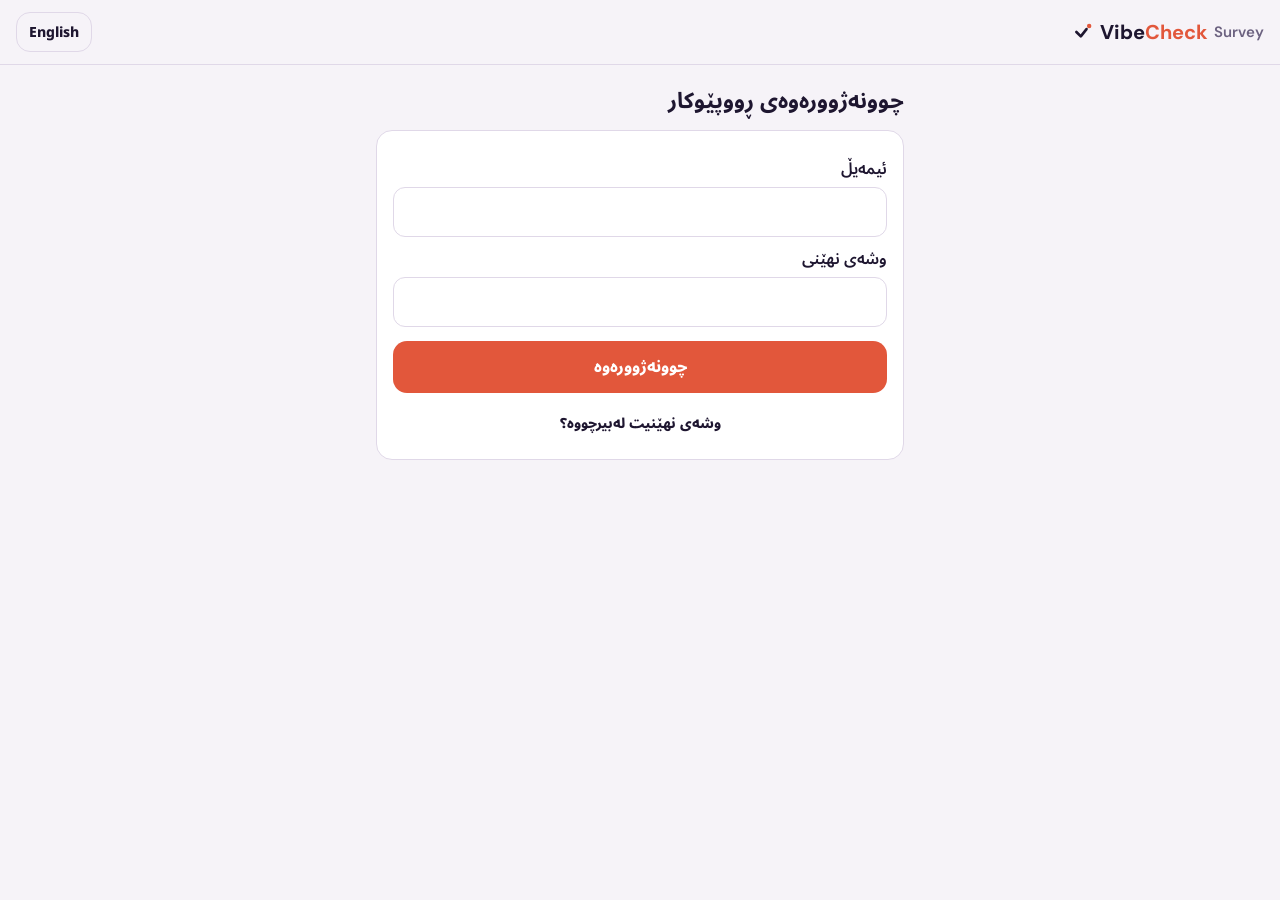
<file: index.html>
<!doctype html>
<html lang="ckb" dir="rtl">
<head>
<meta charset="utf-8">
<meta name="viewport" content="width=device-width,initial-scale=1,viewport-fit=cover">
<title>VibeCheck Survey</title>
<meta name="robots" content="noindex">
<link rel="preconnect" href="https://fonts.googleapis.com">
<link href="https://fonts.googleapis.com/css2?family=Noto+Sans+Arabic:wght@400;600;800&family=DM+Sans:wght@400;600;800&display=swap" rel="stylesheet">
<link rel="stylesheet" href="leaflet.css">
<style>
:root{--coral:#E2573B;--ink:#1E1630;--bg:#F6F3F8;--card:#fff;--line:#E0D8E8;--muted:#6C6280;--ok:#1F8A5B;--err:#C0392B}
@media (prefers-color-scheme:dark){:root{--ink:#F2ECFA;--bg:#130E1E;--card:#1D1630;--line:#33294A;--muted:#A79BBD;--coral:#FF7A5C}}
*{box-sizing:border-box}
body{margin:0;background:var(--bg);color:var(--ink);font-family:"Noto Sans Arabic","DM Sans",system-ui,sans-serif;font-size:16px;line-height:1.5}
body.en{font-family:"DM Sans","Noto Sans Arabic",system-ui,sans-serif}
header{position:sticky;top:0;z-index:5;background:var(--bg);display:flex;align-items:center;gap:10px;padding:12px 16px;border-bottom:1px solid var(--line)}
.brand{font-family:"DM Sans",sans-serif;font-weight:800;font-size:20px;direction:ltr;display:flex;align-items:center;gap:6px}
.brand b{color:var(--coral)}
.grow{flex:1;min-width:0}
html,body{overflow-x:hidden}
.sv{font-weight:600;color:var(--muted);font-size:15px}
@media (max-width:420px){.sv{display:none}header .small{padding:6px 10px;font-size:13px;min-height:38px}}
main{max-width:560px;margin:0 auto;padding:16px 16px 120px}
.card{background:var(--card);border:1px solid var(--line);border-radius:16px;padding:16px;margin-bottom:14px}
h1{font-size:22px;margin:4px 0 12px}
h2{font-size:16px;margin:0 0 10px}
label{display:block;font-weight:600;margin:10px 0 6px}
.hint{color:var(--muted);font-size:13.5px;margin:2px 0 8px}
input[type=text],input[type=email],input[type=password],input[type=tel],input[type=search],textarea{width:100%;font:inherit;padding:12px 14px;border:1px solid var(--line);border-radius:12px;background:var(--card);color:var(--ink)}
textarea{min-height:70px}
input:focus,textarea:focus{outline:2px solid var(--coral);border-color:transparent}
.ltr{direction:ltr;text-align:left}
button{font:inherit;font-weight:800;border:0;border-radius:14px;padding:14px 16px;min-height:48px;cursor:pointer}
.primary{background:var(--coral);color:#fff;width:100%}
.ghost{background:transparent;color:var(--ink);border:1px solid var(--line)}
.small{padding:8px 12px;min-height:40px;font-size:14px}
button:disabled{opacity:.5}
.chips{display:flex;flex-wrap:wrap;gap:8px}
.chip{border:1px solid var(--line);background:var(--card);color:var(--ink);border-radius:999px;padding:8px 14px;font-weight:600;min-height:40px}
.chip.on{background:var(--coral);border-color:var(--coral);color:#fff}
.tabs{display:grid;grid-template-columns:repeat(4,minmax(0,1fr));gap:6px;background:var(--card);border:1px solid var(--line);border-radius:14px;padding:4px;margin-bottom:14px}
.tabs button{background:transparent;color:var(--ink);padding:10px 4px;min-height:44px;font-size:13.5px}
.tabs button.on{background:var(--coral);color:#fff}
.loc{display:flex;align-items:center;gap:10px;flex-wrap:wrap}
.pill{display:inline-block;padding:4px 10px;border-radius:999px;font-size:13px;font-weight:700}
.pill.good{background:#1F8A5B22;color:var(--ok)}.pill.bad{background:#C0392B22;color:var(--err)}.pill.wait{background:#C98A1422;color:#9a6a0e}
.photos{display:grid;grid-template-columns:repeat(3,minmax(0,1fr));gap:8px}
.slot{position:relative;aspect-ratio:1;border:2px dashed var(--line);border-radius:12px;display:flex;align-items:center;justify-content:center;text-align:center;font-size:13px;font-weight:600;color:var(--muted);overflow:hidden;cursor:pointer;background:var(--card);padding:4px}
.slot img{position:absolute;inset:0;width:100%;height:100%;object-fit:cover}
.slot input{position:absolute;inset:0;opacity:0;cursor:pointer;z-index:2}
.slot span::before{content:"+";display:block;font-size:26px;line-height:1;font-weight:400;margin-bottom:4px}
.picker{margin-top:12px}
.mapwrap{position:relative;height:340px;border-radius:12px;overflow:hidden;border:1px solid var(--line)}
#pickMap{position:absolute;inset:0;direction:ltr}
.crosshair{position:absolute;left:50%;top:50%;z-index:500;pointer-events:none;width:34px;height:46px;transform:translate(-50%,-100%)}
.maptools{position:absolute;top:8px;z-index:600;inset-inline-start:8px;display:flex;gap:6px}
.maptools button{background:#fff;color:#1E1630;border:1px solid #ccc;border-radius:999px;padding:6px 12px;font:inherit;font-size:13px;font-weight:700;min-height:0}
.maptools button.on{background:#1E1630;color:#fff}
.pickbtns{display:flex;gap:8px;margin-top:10px}
.pickbtns button{flex:1}
.chips button.f{padding:6px 12px;min-height:0;font-size:13.5px;font-weight:700;border-radius:999px;background:var(--card);color:var(--ink);border:1px solid var(--line)}
.chips button.f.on{background:var(--ink);color:var(--bg);border-color:var(--ink)}
.popbtn{margin-top:6px;padding:6px 12px;min-height:0;font-size:13px;border-radius:999px;background:#E2573B;color:#fff}
.vdot{width:12px;height:12px;border-radius:50%;background:#6C6280;border:2px solid #fff;box-shadow:0 0 2px #0007}
.leaflet-container{font-family:"DM Sans","Noto Sans Arabic",sans-serif}

.have{display:flex;gap:6px;overflow-x:auto;margin-bottom:10px}
.have img{width:76px;height:76px;object-fit:cover;border-radius:10px;flex:none;background:var(--line)}
.check{display:flex;gap:10px;align-items:flex-start;font-weight:600}
.check input{width:22px;height:22px;margin-top:2px;accent-color:var(--coral)}
.msg{padding:12px 14px;border-radius:12px;margin:10px 0;font-weight:600}
.msg.err{background:#C0392B1a;color:var(--err)}.msg.ok{background:#1F8A5B1a;color:var(--ok)}
.vrow{display:flex;gap:12px;align-items:center;width:100%;text-align:start;background:var(--card);border:1px solid var(--line);border-radius:14px;padding:10px 12px;margin-bottom:8px;font-weight:400;color:var(--ink);min-height:64px}
.vrow .logo{width:46px;height:46px;border-radius:12px;flex:none;display:flex;align-items:center;justify-content:center;color:#fff;font-weight:800;background:var(--muted);overflow:hidden}
.vrow .logo img{width:100%;height:100%;object-fit:cover}
.vrow b{display:block;font-size:15.5px}
.vrow small{color:var(--muted)}
.stat{font-size:26px;font-weight:800}
.bar{position:fixed;bottom:0;left:0;right:0;background:var(--bg);border-top:1px solid var(--line);padding:12px 16px calc(12px + env(safe-area-inset-bottom))}
.bar>div{max-width:560px;margin:0 auto;display:flex;gap:8px}
.bar .primary{flex:1}
.progress{height:6px;border-radius:6px;background:var(--line);overflow:hidden;margin-top:8px}
.progress i{display:block;height:100%;background:var(--coral);width:0}
[hidden]{display:none!important}
</style>
</head>
<body>
<header>
  <div class="brand"><svg width="22" height="22" viewBox="0 0 100 100" aria-hidden="true"><path d="M20 50 40 70 66 37" fill="none" stroke="currentColor" stroke-width="12" stroke-linecap="round" stroke-linejoin="round"/><circle cx="78" cy="23" r="10" fill="#E2573B"/></svg><span>Vibe<b>Check</b></span> <span class="sv">Survey</span></div>
  <div class="grow"></div>
  <button class="ghost small" id="langBtn" type="button">English</button>
  <button class="ghost small" id="outBtn" type="button" hidden data-t="logout"></button>
</header>

<main>
  <section id="login" hidden>
    <h1 data-t="loginTitle"></h1>
    <div class="card">
      <form id="loginForm">
        <label for="email" data-t="email"></label>
        <input id="email" type="email" class="ltr" autocomplete="username" required>
        <label for="pass" data-t="password"></label>
        <input id="pass" type="password" class="ltr" autocomplete="current-password" required>
        <div id="loginMsg"></div>
        <button class="primary" type="submit" style="margin-top:14px" data-t="signIn"></button>
      </form>
    </div>
  </section>

  <section id="home" hidden>
    <div class="card" style="display:flex;align-items:center;gap:16px">
      <div><div class="stat" id="todayCount">0</div><div class="hint" style="margin:0" data-t="todayChanges"></div></div>
      <div class="grow"></div>
      <div class="hint" id="who" style="margin:0"></div>
    </div>
    <div class="tabs" role="tablist">
      <button type="button" data-tab="all" class="on" data-t="tabAll"></button>
      <button type="button" data-tab="map" data-t="tabMap"></button>
      <button type="button" data-tab="latest" data-t="tabLatest"></button>
      <button type="button" data-tab="new" data-t="tabNew"></button>
    </div>
    <div id="allBox">
      <input id="q" type="search" data-ph="searchPh" style="margin-bottom:10px">
      <div class="chips" id="catF" style="margin-bottom:10px"></div>
      <div class="loc" style="margin-bottom:10px"><span id="allCount" class="hint" style="margin:0"></span><span class="grow"></span><button class="ghost small" type="button" id="nearBtn" data-t="sortNear"></button><span id="nearState" class="pill wait" hidden></span></div>
      <div id="allList"></div>
      <button class="ghost" type="button" id="moreBtn" style="width:100%" data-t="showMore" hidden></button>
    </div>
    <div id="mapBox" hidden>
      <div class="mapwrap" style="height:70vh">
        <div id="allMap" style="position:absolute;inset:0;direction:ltr"></div>
        <div class="maptools"><button type="button" id="aLayMap" class="on" data-t="layMap"></button><button type="button" id="aLaySat" data-t="laySat"></button></div>
      </div>
      <p class="hint" style="margin-top:8px" data-t="mapLegend"></p>
    </div>
    <div id="latestBox" hidden>
      <p class="hint" data-t="latestHint"></p>
      <div id="latestList"></div>
    </div>
    <div id="homeMsg"></div>
  </section>

  <section id="edit" hidden>
    <button class="ghost small" type="button" id="backBtn" style="margin-bottom:10px" data-t="back"></button>
    <h1 id="editTitle"></h1>
    <form id="form" novalidate onsubmit="return false">
      <div class="card">
        <h2 data-t="location"></h2>
        <p class="hint" id="locHint"></p>
        <div class="loc">
          <button class="ghost small" type="button" id="locBtn" data-t="useMyLoc"></button>
          <span id="locState" class="pill wait" hidden></span>
          <button class="ghost small" type="button" id="pickBtn" data-t="pickOnMap"></button>
          <a id="locMap" class="hint" target="_blank" rel="noopener" data-t="checkMap"></a>
        </div>
        <div class="picker" id="picker" hidden>
          <p class="hint" data-t="pickHint"></p>
          <div class="mapwrap">
            <div id="pickMap"></div>
            <svg class="crosshair" viewBox="0 0 34 46" aria-hidden="true"><path d="M17 45C17 45 2 27 2 16a15 15 0 0 1 30 0c0 11-15 29-15 29z" fill="#E2573B" stroke="#fff" stroke-width="2.5"/><circle cx="17" cy="16" r="5.5" fill="#fff"/></svg>
            <div class="maptools"><button type="button" id="layMap" class="on" data-t="layMap"></button><button type="button" id="laySat" data-t="laySat"></button></div>
          </div>
          <div class="pickbtns"><button type="button" class="primary" id="pickOk" data-t="pickOk"></button><button type="button" class="ghost" id="pickCancel" data-t="cancel"></button></div>
        </div>
      </div>
      <div class="card">
        <h2 data-t="names"></h2>
        <label for="nOrig" data-t="nameOrig"></label>
        <input id="nOrig" type="text" maxlength="120" required>
        <label for="nCkb" data-t="nameCkb"></label>
        <input id="nCkb" type="text" maxlength="120" dir="rtl">
        <label for="nAr" data-t="nameAr"></label>
        <input id="nAr" type="text" maxlength="120" dir="rtl">
        <label for="nEn" data-t="nameEn"></label>
        <input id="nEn" type="text" maxlength="120" class="ltr">
      </div>
      <div class="card">
        <h2 data-t="type"></h2>
        <div class="chips" id="cats"></div>
      </div>
      <div class="card">
        <h2 data-t="photos"></h2>
        <div class="have" id="have"></div>
        <p class="hint" data-t="photoHint"></p>
        <div class="photos">
          <div class="slot"><span data-t="pFront"></span><input type="file" accept="image/*" data-slot="front"></div>
          <div class="slot"><span data-t="pInside"></span><input type="file" accept="image/*" data-slot="inside"></div>
          <div class="slot"><span data-t="pTable"></span><input type="file" accept="image/*" data-slot="table"></div>
          <div class="slot"><span data-t="pMenu"></span><input type="file" accept="image/*" data-slot="menu"></div>
          <div class="slot"><span data-t="pMore"></span><input type="file" accept="image/*" multiple data-slot="other"></div>
          <div class="slot" id="logoSlot"><span data-t="pLogo"></span><input type="file" accept="image/*" data-slot="logo"></div>
        </div>
        <label class="check" style="margin-top:14px"><input type="checkbox" id="consent"><span data-t="consent"></span></label>
      </div>
      <div class="card">
        <h2 data-t="details"></h2>
        <label for="phone" data-t="phone"></label>
        <input id="phone" type="tel" class="ltr" maxlength="30" placeholder="0770 123 4567">
        <label for="ig">Instagram</label>
        <input id="ig" type="text" class="ltr" maxlength="80" placeholder="@name">
        <label for="hours" data-t="hours"></label>
        <input id="hours" type="text" maxlength="120" data-ph="hoursPh">
      </div>
      <div id="formMsg"></div>
    </form>
  </section>
</main>

<div class="bar" id="bar" hidden><div style="flex-direction:column">
  <button class="primary" id="saveBtn" type="button" data-t="save"></button>
  <div class="progress" id="prog" hidden><i></i></div>
</div></div>

<script src="leaflet.js?v=1"></script><!-- Leaflet 1.9.4, bundled -->
<script src="supabase.js"></script>
<script src="reset.js?v=1"></script><!-- @supabase/supabase-js 2.45.4, bundled -->
<script>
const SUPABASE_URL = "https://rbkqimfaxgcoajugvxeb.supabase.co";
const SUPABASE_KEY = "sb_publishable_zFRS1IrsmuG66Rh2HLIfeQ_e-phczF6";
const CATS = [["cafe","کافێ","Café"],["restaurant","چێشتخانە","Restaurant"],["fast_food","خواردنی خێرا","Fast food"],["bar","بار","Bar"],["lounge","لاونج","Lounge"],["hotel","هوتێل","Hotel"],["dessert","شیرینی","Desserts"],["bakery","نانەواخانە","Bakery"],["other","تر","Other"]];
const TXT = {
  logout:["چوونەدەرەوە","Log out"], loginTitle:["چوونەژوورەوەی ڕووپێوکار","Surveyor sign in"], email:["ئیمەیڵ","Email"], password:["وشەی نهێنی","Password"], signIn:["چوونەژوورەوە","Sign in"],
  todayChanges:["گۆڕانکاری ئەمڕۆ","Changes today"], newVersion:["وەشانی نوێ ئامادەیە — دەست لێرە بدە بۆ نوێکردنەوە","New version ready — tap to update"], tabAll:["هەموو","All"], tabMap:["نەخشە","Map"], sortNear:["نزیکترین","Nearest first"], showMore:["زیاتر پیشان بدە","Show more"], countN:["{n} شوێن","{n} places"], fAll:["هەمووی","All"], fNoPhoto:["بێ وێنە","No photos"], editBtn:["دەستکاری","Edit"], mapLegend:["پرتەقاڵی: وێنەی هەیە · خۆڵەمێشی: هێشتا وێنەی نییە. دەست لە خاڵێک بدە بۆ دەستکاری.","Orange: has photos · Grey: no photos yet. Tap a dot to edit."], tabLatest:["نوێترین","Latest"], latestHint:["دوایین گۆڕانکارییەکان لەلایەن هەموو تیمەکەوە.","The latest changes by the whole team."], editedAt:["گۆڕدرا {d}","Changed {d}"], tabNew:["+ شوێنی نوێ","+ New place"],
  refreshNear:["نوێکردنەوە","Refresh"], searchPh:["ناوی شوێنێک بنووسە…","Type a place name…"], noneNear:["لەم نزیکانە هیچ شوێنێک نییە. شوێنی نوێ زیاد بکە.","No places near you. Add a new one."], noneFound:["هیچ نەدۆزرایەوە.","Nothing found."],
  photosN:["{n} وێنە","{n} photos"], back:["گەڕانەوە","Back"], newTitle:["شوێنی نوێ","New place"],
  location:["شوێن","Location"], locHintNew:["لە بەردەم دەرگای شوێنەکە ڕاوەستە و «شوێنی ئێستام» دابگرە، یان لەسەر نەخشە هەڵیبژێرە.","Stand at the entrance and tap “Use my location”, or pick it on the map."], locHintEdit:["ئەگەر شوێنەکە هەڵەیە، لە بەردەم دەرگاکە «شوێنی ئێستام» دابگرە یان لەسەر نەخشە ڕاستی بکەرەوە.","If the location is wrong, tap “Use my location” at the entrance or fix it on the map."],
  useMyLoc:["شوێنی ئێستام","Use my location"], pickOnMap:["هەڵبژاردن لەسەر نەخشە","Pick on map"],
  pickHint:["نەخشەکە بجوڵێنە تا نیشانە سوورەکە ڕێک لەسەر دەرگای شوێنەکە بێت. خاڵە خۆڵەمێشییەکان شوێنی هەبوون.","Move the map until the red pin sits exactly on the entrance. Grey dots are places we already have."],
  layMap:["نەخشە","Map"], laySat:["ئاسمانی","Satellite"], pickOk:["ئەم شوێنە دابنێ","Use this spot"], cancel:["پاشگەزبوونەوە","Cancel"], pickedOnMap:["لەسەر نەخشە هەڵبژێردرا","Picked on map"], checkMap:["بینین لەسەر نەخشە","Check on map"],
  names:["ناو","Name"], nameOrig:["ناو وەک لەسەر تابلۆکە نووسراوە *","Name exactly as on the sign *"], nameCkb:["ناو بە کوردی","Name in Kurdish"], nameAr:["ناو بە عەرەبی","Name in Arabic"], nameEn:["ناو بە ئینگلیزی","Name in English"],
  type:["جۆر *","Type *"], photos:["لۆگۆ و وێنەکان","Logo & photos"], photoHint:["ڕووناکی ڕۆژ، ئاسۆیی، تابلۆکە ڕوون بێت. ڕووخساری میوانەکان مەگرە.","Daylight, landscape, sign readable. No customers' faces."],
  pFront:["بەردەم و تابلۆ","Front & sign"], pInside:["ناوەوە","Inside"], pTable:["مێز","Table"], pMenu:["مینیو","Menu"], pMore:["زیاتر","More"], pLogo:["لۆگۆ","Logo"],
  consent:["خاوەن یان بەڕێوەبەری شوێنەکە ڕازی بوو بە بەکارهێنانی ئەم وێنانە لە ڤایب چێک","The owner or manager agreed that VibeCheck can use these photos"],
  details:["زانیاری زیاتر","More details"], phone:["ژمارەی تەلەفۆن","Phone number"], hours:["کاتەکانی کارکردن","Opening hours"], hoursPh:["هەموو ڕۆژێک 10:00–24:00","Every day 10:00–24:00"],
  save:["پاشەکەوتکردن","Save"], locating:["چاوەڕێ بە… شوێن دەدۆزرێتەوە","Finding location…"], accuracy:["وردی: {m} م","Accuracy: {m} m"], locDenied:["ڕێگەی شوێن نەدراوە. لە ڕێکخستنەکانی وێبگەڕەکەت ڕێگە بدە.","Location permission denied. Allow it in your browser settings."],
  needLoc:["سەرەتا شوێن دیاری بکە: «شوێنی ئێستام» (وردی باشتر لە 50 م) یان «هەڵبژاردن لەسەر نەخشە».","Set the location first: “Use my location” (better than 50 m) or “Pick on map”."], needName:["ناوی سەر تابلۆکە بنووسە.","Enter the name on the sign."], needCat:["جۆری شوێنەکە هەڵبژێرە.","Choose the type of place."],
  needConsent:["بۆ ناردنی وێنە ڕەزامەندی خاوەنەکە پێویستە.","The owner's agreement is needed to send photos."], sending:["پاشەکەوت دەکرێت…","Saving…"], saved:["پاشەکەوتکرا. سوپاس!","Saved. Thank you!"],
  failed:["پاشەکەوت سەرکەوتوو نەبوو. هێڵی ئینتەرنێت بپشکنە و دووبارە هەوڵ بدەرەوە. هیچ شتێک نەسڕاوەتەوە.","Saving failed. Check the connection and try again. Nothing was lost."],
  badLogin:["ئیمەیڵ یان وشەی نهێنی هەڵەیە.","Wrong email or password."], notSurveyor:["ئەم هەژمارە ڕێگەی ڕووپێوی نییە. پەیوەندی بە هەناسە بکە.","This account is not a surveyor. Contact Hanasa."],
  mOff:["{d}","{d}"]
};
let lang = "ckb"; try { lang = localStorage.getItem("vcs_lang") || "ckb"; } catch {}
const LI = () => lang === "ckb" ? 0 : 1;
const t = (k, a = {}) => (TXT[k] ? TXT[k][LI()] : k).replace(/\{(\w+)\}/g, (_, x) => a[x] ?? "");
const $ = s => document.querySelector(s);
const esc = s => String(s ?? "").replace(/[&<>"']/g, c => ({ "&": "&amp;", "<": "&lt;", ">": "&gt;", '"': "&quot;", "'": "&#39;" }[c]));

// ---------- new version notice ----------
const BUILD = "2026-10-22.5";
async function checkVersion() {
  try {
    const r = await fetch("version.txt?t=" + Date.now(), { cache: "no-store" });
    const v = (await r.text()).trim();
    if (r.ok && v && v !== BUILD && !$("#newVer")) {
      const b = document.createElement("button"); b.id = "newVer"; b.type = "button"; b.className = "primary";
      b.style.cssText = "position:fixed;top:72px;left:16px;right:16px;z-index:1000;box-shadow:0 6px 20px #0004";
      b.textContent = t("newVersion"); b.onclick = () => location.replace(location.pathname + "?v=" + encodeURIComponent(v));
      document.body.appendChild(b);
    }
  } catch {}
}
checkVersion(); setInterval(checkVersion, 60000);
document.addEventListener("visibilitychange", () => { if (!document.hidden) checkVersion(); });

let sb = null;
try { sb = supabase.createClient(SUPABASE_URL, SUPABASE_KEY); } catch (e) { document.body.insertAdjacentHTML("afterbegin", '<div class="msg err">Could not load. Check the internet connection and reload.</div>'); }
const publicUrl = path => sb.storage.from("venues").getPublicUrl(path).data.publicUrl;

// ---------- state ----------
let view = "home", tab = "all";
let me = null, here = null;           // here = {lat,lng,accuracy}
let all = [], allById = {}, lastSync = "1970", shown = 60, catF = null, photoCounts = {};
let cur = null;                        // venue being edited (null = new)
let cat = null, pos = null, watchId = null;
const files = {};

function applyLang() {
  document.documentElement.lang = lang === "ckb" ? "ckb" : "en";
  document.documentElement.dir = lang === "ckb" ? "rtl" : "ltr";
  document.body.classList.toggle("en", lang !== "ckb");
  $("#langBtn").textContent = lang === "ckb" ? "English" : "کوردی";
  document.querySelectorAll("[data-t]").forEach(el => el.textContent = t(el.dataset.t));
  document.querySelectorAll("[data-ph]").forEach(el => el.placeholder = t(el.dataset.ph));
  render();
}
$("#langBtn").onclick = () => { lang = lang === "ckb" ? "en" : "ckb"; try { localStorage.setItem("vcs_lang", lang); } catch {} applyLang(); };

function show(v) {
  view = v;
  $("#login").hidden = v !== "login"; $("#home").hidden = v !== "home"; $("#edit").hidden = v !== "edit";
  $("#bar").hidden = v !== "edit"; $("#outBtn").hidden = v === "login";
  window.scrollTo(0, 0);
}
function showMsg(sel, text, kind) { const el = $(sel); el.innerHTML = ""; if (!text) return; const d = document.createElement("div"); d.className = "msg " + kind; d.textContent = text; el.appendChild(d); }

function dist(a, b) {
  const r = 6371000, p1 = a.lat * Math.PI / 180, p2 = b.lat * Math.PI / 180, dp = p2 - p1, dl = (b.lng - a.lng) * Math.PI / 180;
  const h = Math.sin(dp / 2) ** 2 + Math.cos(p1) * Math.cos(p2) * Math.sin(dl / 2) ** 2;
  return 2 * r * Math.asin(Math.min(1, Math.sqrt(h)));
}
const fmtD = m => m < 1000 ? `${Math.round(m / 10) * 10} ${lang === "ckb" ? "م" : "m"}` : `${(m / 1000).toFixed(1)} ${lang === "ckb" ? "کم" : "km"}`;
const catLabel = c => (CATS.find(x => x[0] === c) || [, "", ""])[lang === "ckb" ? 1 : 2];

// ---------- tabs & lists ----------
document.querySelectorAll("[data-tab]").forEach(b => b.onclick = () => {
  if (b.dataset.tab === "new") return openEdit(null);
  tab = b.dataset.tab; render();
  if (tab === "map") showAllMap();
});
const norm = s => String(s || "").toLowerCase().replace(/ي/g, "ی").replace(/ك/g, "ک").replace(/ة/g, "ە").replace(/[ً-ْ]/g, "").trim();
function filtered() {
  const q = norm($("#q").value);
  const list = all.filter(v => (!catF || (catF === "nophoto" ? !photoCounts[v.id] && !v.logo_path : v.category === catF))
    && (!q || [v.name, v.name_en, v.name_ckb, v.name_ar].some(n => n && norm(n).includes(q))));
  if (here) list.sort((a, b) => dist(here, a) - dist(here, b)); else list.sort((a, b) => a.name.localeCompare(b.name));
  return list;
}
function latest() {
  return all.filter(v => new Date(v.updated_at) - new Date(v.created_at) > 60000 || new Date(v.created_at) > new Date("2026-10-22T15:00:00Z"))
    .sort((a, b) => (b.updated_at > a.updated_at ? 1 : -1)).slice(0, 40);
}
function renderFilters() {
  const box = $("#catF"); box.innerHTML = "";
  const opts = [[null, t("fAll")], ["nophoto", t("fNoPhoto")], ...CATS.filter(c => all.some(v => v.category === c[0])).map(c => [c[0], catLabel(c[0])])];
  for (const [k, label] of opts) {
    const b = document.createElement("button"); b.type = "button"; b.className = "f" + (catF === k ? " on" : ""); b.textContent = label;
    b.onclick = () => { catF = k; shown = 60; render(); }; box.appendChild(b);
  }
}
function render() {
  document.querySelectorAll("[data-tab]").forEach(b => b.classList.toggle("on", b.dataset.tab === tab));
  $("#allBox").hidden = tab !== "all"; $("#mapBox").hidden = tab !== "map"; $("#latestBox").hidden = tab !== "latest";
  if (tab === "all") {
    const list = filtered();
    $("#allCount").textContent = all.length ? t("countN", { n: list.length }) : t("locating").replace(/.*/, "…");
    renderFilters();
    renderList("#allList", list.slice(0, shown), all.length ? t("noneFound") : "");
    $("#moreBtn").hidden = list.length <= shown;
  }
  if (tab === "latest") renderList("#latestList", latest(), "", true);
  const st = $("#nearState");
  if (watchId !== null && !here) { st.hidden = false; st.className = "pill wait"; st.textContent = t("locating"); }
  else if (here) { st.hidden = false; st.className = "pill " + (here.accuracy <= 30 ? "good" : "wait"); st.textContent = t("accuracy", { m: Math.round(here.accuracy) }); }
  else st.hidden = true;
  renderEditLoc(); renderCats();
}
$("#moreBtn").onclick = () => { shown += 60; render(); };
let qTimer = null;
$("#q").oninput = () => { clearTimeout(qTimer); qTimer = setTimeout(() => { shown = 60; render(); }, 200); };
function renderList(sel, list, emptyText, showTime) {
  const box = $(sel); box.innerHTML = "";
  if (!list.length) { if (emptyText) box.innerHTML = `<p class="hint">${esc(emptyText)}</p>`; return; }
  for (const v of list) {
    const b = document.createElement("button"); b.type = "button"; b.className = "vrow";
    const alt = [v.name_en, v.name_ckb, v.name_ar].filter(x => x && x !== v.name)[0];
    const d = here ? " · " + fmtD(dist(here, v)) : "";
    const pic = v.logo_path || firstPhoto[v.id];
    const logo = pic ? `<img alt="" loading="lazy" src="${esc(publicUrl(pic))}">` : esc((v.name || "?").slice(0, 2).toUpperCase());
    const when = showTime && v.updated_at ? `<br><small>${esc(t("editedAt", { d: new Date(v.updated_at).toLocaleString(lang === "ckb" ? "ckb-IQ" : "en-GB", { dateStyle: "short", timeStyle: "short" }) }))}</small>` : "";
    b.innerHTML = `<span class="logo">${logo}</span><span class="grow"><b>${esc(v.name)}</b>${alt ? `<small>${esc(alt)}</small><br>` : ""}<small>${esc(catLabel(v.category))}${d} · ${esc(t("photosN", { n: photoCounts[v.id] || 0 }))}</small>${when}</span>`;
    b.onclick = () => openEdit(v);
    box.appendChild(b);
  }
}
const COLS = "id,name,name_ckb,name_ar,name_en,category,lat,lng,phone,instagram,opening_hours,logo_path,created_at,updated_at";
const firstPhoto = {};
// Every place in the database (about 1,400), loaded once and then kept up to date.
async function loadAll() {
  const rows = [];
  for (let from = 0; ; from += 1000) {
    const { data, error } = await sb.from("venues").select(COLS).eq("hidden", false).order("id").range(from, from + 999);
    if (error) return showMsg("#homeMsg", t("failed"), "err");
    if (!Array.isArray(data)) break;
    rows.push(...data); if (data.length < 1000) break;
  }
  all = rows; allById = Object.fromEntries(rows.map(v => [v.id, v]));
  rows.forEach(v => { if (v.updated_at > lastSync) lastSync = v.updated_at; });
  await loadPhotos(); render(); drawAllMap();
}
async function loadPhotos() {
  const { data } = await sb.from("venue_photos").select("venue_id,path").order("created_at", { ascending: false }).limit(20000);
  if (!data) return;
  for (const k in firstPhoto) delete firstPhoto[k];
  photoCounts = {};
  data.forEach(r => { photoCounts[r.venue_id] = (photoCounts[r.venue_id] || 0) + 1; if (!firstPhoto[r.venue_id]) firstPhoto[r.venue_id] = r.path; });
}
function putVenue(v) {
  if (v.hidden) delete allById[v.id]; else allById[v.id] = v;
  if (v.updated_at > lastSync) lastSync = v.updated_at;
  all = Object.values(allById);
}
async function syncChanges() {
  const { data } = await sb.from("venues").select(COLS + ",hidden").gt("updated_at", lastSync).order("updated_at").limit(500);
  (data || []).forEach(putVenue);
  await loadPhotos(); render(); drawAllMap();
}
// The team's changes appear on everyone's page within 20 seconds.
setInterval(() => { if (me && all.length && view === "home" && !document.hidden) syncChanges(); }, 20000);
document.addEventListener("visibilitychange", () => { if (!document.hidden && me && all.length) syncChanges(); });

// ---------- map of every place ----------
let amap = null, aMapT = null, aSatT = null, aDots = null, meDot = null;
function showAllMap() {
  if (typeof L === "undefined") return;
  if (!amap) {
    amap = L.map("allMap", { preferCanvas: true, maxZoom: 20 });
    aMapT = L.tileLayer("https://tile.openstreetmap.org/{z}/{x}/{y}.png", { maxZoom: 20, maxNativeZoom: 19, attribution: "© OpenStreetMap" }).addTo(amap);
    aSatT = L.tileLayer("https://server.arcgisonline.com/ArcGIS/rest/services/World_Imagery/MapServer/tile/{z}/{y}/{x}", { maxZoom: 20, maxNativeZoom: 19, attribution: "Imagery © Esri" });
    aDots = L.layerGroup().addTo(amap);
    const c = here || { lat: 35.5617, lng: 45.4329 };
    amap.setView([c.lat, c.lng], here ? 16 : 13);
    drawAllMap();
  }
  setTimeout(() => amap.invalidateSize(), 50);
}
function drawAllMap() {
  if (!amap) return;
  aDots.clearLayers();
  for (const v of all) {
    const has = photoCounts[v.id] || v.logo_path;
    const m = L.circleMarker([v.lat, v.lng], { radius: 7, weight: 2, color: "#fff", fillColor: has ? "#E2573B" : "#6C6280", fillOpacity: 1 });
    m.bindPopup(() => {
      const d = document.createElement("div");
      d.innerHTML = `<b>${esc(v.name)}</b><br><small>${esc(catLabel(v.category))} · ${esc(t("photosN", { n: photoCounts[v.id] || 0 }))}</small><br>`;
      const b = document.createElement("button"); b.type = "button"; b.className = "popbtn"; b.textContent = t("editBtn");
      b.onclick = () => { amap.closePopup(); openEdit(allById[v.id] || v); };
      d.appendChild(b); return d;
    });
    m.addTo(aDots);
  }
  if (here) { meDot && meDot.remove(); meDot = L.circleMarker([here.lat, here.lng], { radius: 8, weight: 3, color: "#fff", fillColor: "#2D7FF9", fillOpacity: 1 }).addTo(amap); }
}
$("#aLayMap").onclick = () => { if (!amap) return; amap.removeLayer(aSatT); aMapT.addTo(amap); $("#aLayMap").classList.add("on"); $("#aLaySat").classList.remove("on"); };
$("#aLaySat").onclick = () => { if (!amap) return; amap.removeLayer(aMapT); aSatT.addTo(amap); $("#aLaySat").classList.add("on"); $("#aLayMap").classList.remove("on"); };

function locate(cb) {
  if (!navigator.geolocation) return showMsg(view === "edit" ? "#formMsg" : "#homeMsg", t("locDenied"), "err");
  if (watchId !== null) navigator.geolocation.clearWatch(watchId);
  let best = null;
  watchId = navigator.geolocation.watchPosition(p => {
    const c = p.coords;
    if (!best || c.accuracy <= best.accuracy) best = { lat: c.latitude, lng: c.longitude, accuracy: c.accuracy };
    cb(best, false);
    if (best.accuracy <= 15) { navigator.geolocation.clearWatch(watchId); watchId = null; cb(best, true); }
  }, () => { watchId = null; render(); showMsg(view === "edit" ? "#formMsg" : "#homeMsg", t("locDenied"), "err"); }, { enableHighAccuracy: true, maximumAge: 0, timeout: 30000 });
  render();
}
$("#nearBtn").onclick = () => locate((p, final) => { here = p; render(); if (final) drawAllMap(); });

// ---------- edit / new ----------
async function openEdit(v) {
  if (v) { const { data } = await sb.from("venues").select(COLS).eq("id", v.id).maybeSingle(); if (data) v = data; }
  cur = v; cat = v ? v.category : null; pos = null; closePicker();
  for (const k in files) delete files[k];
  document.querySelectorAll(".slot img").forEach(i => i.remove());
  $("#form").reset(); showMsg("#formMsg", "");
  $("#editTitle").textContent = v ? v.name : t("newTitle");
  $("#nOrig").value = v?.name || ""; $("#nCkb").value = v?.name_ckb || ""; $("#nAr").value = v?.name_ar || ""; $("#nEn").value = v?.name_en || "";
  $("#phone").value = v?.phone || ""; $("#ig").value = v?.instagram || ""; $("#hours").value = v?.opening_hours || "";
  const have = $("#have"); have.innerHTML = "";
  if (v) {
    if (v.logo_path) have.insertAdjacentHTML("beforeend", `<img alt="" src="${esc(publicUrl(v.logo_path))}">`);
    const { data } = await sb.from("venue_photos").select("path").eq("venue_id", v.id).order("created_at", { ascending: false }).limit(20);
    (data || []).forEach(p => have.insertAdjacentHTML("beforeend", `<img alt="" src="${esc(publicUrl(p.path))}">`));
  }
  show("edit"); render();
  if (!v && here && here.accuracy <= 30) pos = here;
  renderEditLoc();
}
$("#backBtn").onclick = () => { show("home"); render(); if (tab === "map") showAllMap(); syncChanges(); };
function renderEditLoc() {
  if (view !== "edit") return;
  $("#locHint").textContent = cur ? t("locHintEdit") : t("locHintNew");
  const st = $("#locState"), map = $("#locMap");
  const p = pos || (cur ? { lat: cur.lat, lng: cur.lng } : null);
  map.hidden = !p; if (p) map.href = `https://www.google.com/maps/search/?api=1&query=${p.lat},${p.lng}`;
  if (pos && pos.manual) { st.hidden = false; st.className = "pill good"; st.textContent = t("pickedOnMap"); }
  else if (pos) { st.hidden = false; st.className = "pill " + (pos.accuracy <= 25 ? "good" : pos.accuracy <= 50 ? "wait" : "bad"); st.textContent = t("accuracy", { m: Math.round(pos.accuracy) }); }
  else if (watchId !== null) { st.hidden = false; st.className = "pill wait"; st.textContent = t("locating"); }
  else st.hidden = true;
}
$("#locBtn").onclick = () => { closePicker(); locate(p => { pos = p; here = here || p; renderEditLoc(); }); };

// ---------- pick on map ----------
let map = null, tileMap = null, tileSat = null, dots = null, dotTimer = null;
const CITY = { lat: 35.5617, lng: 45.4329 };
function openPicker() {
  if (typeof L === "undefined") return;
  if (watchId !== null) { navigator.geolocation.clearWatch(watchId); watchId = null; }
  $("#picker").hidden = false;
  const start = pos || (cur ? { lat: cur.lat, lng: cur.lng } : null) || here || CITY;
  const z = (pos || cur) ? 19 : here ? 17 : 13;
  if (!map) {
    map = L.map("pickMap", { zoomControl: true, attributionControl: true, maxZoom: 20 });
    tileMap = L.tileLayer("https://tile.openstreetmap.org/{z}/{x}/{y}.png", { maxZoom: 20, maxNativeZoom: 19, attribution: "© OpenStreetMap" });
    tileSat = L.tileLayer("https://server.arcgisonline.com/ArcGIS/rest/services/World_Imagery/MapServer/tile/{z}/{y}/{x}", { maxZoom: 20, maxNativeZoom: 19, attribution: "Imagery © Esri" });
    tileMap.addTo(map);
    dots = L.layerGroup().addTo(map);
    map.on("moveend", () => { clearTimeout(dotTimer); dotTimer = setTimeout(loadDots, 250); });
  }
  map.setView([start.lat, start.lng], z);
  setTimeout(() => { map.invalidateSize(); loadDots(); }, 50);
  $("#picker").scrollIntoView({ behavior: "smooth", block: "center" });
}
function setLayer(sat) {
  if (!map) return;
  if (sat) { map.removeLayer(tileMap); tileSat.addTo(map); } else { map.removeLayer(tileSat); tileMap.addTo(map); }
  $("#layMap").classList.toggle("on", !sat); $("#laySat").classList.toggle("on", sat);
}
async function loadDots() {
  if (!map || $("#picker").hidden || map.getZoom() < 15) { dots && dots.clearLayers(); return; }
  const b = map.getBounds();
  const { data } = await sb.from("venues").select("id,name,lat,lng")
    .gte("lat", b.getSouth()).lte("lat", b.getNorth()).gte("lng", b.getWest()).lte("lng", b.getEast()).limit(300);
  dots.clearLayers();
  (data || []).forEach(v => {
    if (cur && v.id === cur.id) return;
    L.marker([v.lat, v.lng], { icon: L.divIcon({ className: "", html: '<div class="vdot"></div>', iconSize: [12, 12] }) })
      .bindTooltip(esc(v.name), { direction: "top" }).addTo(dots);
  });
}
function closePicker() { $("#picker").hidden = true; }
$("#pickBtn").onclick = openPicker;
$("#layMap").onclick = () => setLayer(false);
$("#laySat").onclick = () => setLayer(true);
$("#pickCancel").onclick = closePicker;
$("#pickOk").onclick = () => {
  const c = map.getCenter();
  pos = { lat: +c.lat.toFixed(7), lng: +c.lng.toFixed(7), accuracy: 0, manual: true };
  closePicker(); renderEditLoc();
};
function renderCats() {
  const box = $("#cats"); box.innerHTML = "";
  for (const [k] of CATS) {
    const b = document.createElement("button");
    b.type = "button"; b.className = "chip" + (cat === k ? " on" : ""); b.textContent = catLabel(k); b.setAttribute("aria-pressed", cat === k);
    b.onclick = () => { cat = k; renderCats(); };
    box.appendChild(b);
  }
}
document.querySelectorAll(".slot input").forEach(inp => {
  inp.onchange = () => {
    const f = inp.files && inp.files[0]; if (!f) return;
    files[inp.dataset.slot] = inp.dataset.slot === "other" ? [...inp.files] : f;
    const slot = inp.parentElement; slot.querySelector("img")?.remove();
    const img = document.createElement("img"); img.alt = ""; img.src = URL.createObjectURL(f); slot.insertBefore(img, inp);
  };
});

async function shrink(file, max = 1600, type = "image/jpeg", q = 0.82) {
  try {
    const bmp = await createImageBitmap(file, { imageOrientation: "from-image" });
    const s = Math.min(1, max / Math.max(bmp.width, bmp.height));
    const c = document.createElement("canvas"); c.width = Math.round(bmp.width * s); c.height = Math.round(bmp.height * s);
    c.getContext("2d").drawImage(bmp, 0, 0, c.width, c.height);
    return await new Promise(r => c.toBlob(b => r(b || file), type, q));
  } catch { return file; }
}

let saving = false;
$("#saveBtn").onclick = async () => {
  if (saving) return;
  showMsg("#formMsg", "");
  const name = $("#nOrig").value.trim();
  const photoSlots = ["front", "inside", "table", "menu", "other"].filter(k => files[k]);
  if (!cur && (!pos || pos.accuracy > 50)) return fail("needLoc");
  if (pos && pos.accuracy > 50) return fail("needLoc");
  if (!name) return fail("needName");
  if (!cat) return fail("needCat");
  if ((photoSlots.length || files.logo) && !$("#consent").checked) return fail("needConsent");
  saving = true; $("#saveBtn").disabled = true; $("#saveBtn").textContent = t("sending");
  const prog = $("#prog"); prog.hidden = false; const bar = prog.querySelector("i");
  try {
    const v = id => $(id).value.trim() || null;
    const fields = { name, name_ckb: v("#nCkb"), name_ar: v("#nAr"), name_en: v("#nEn"), category: cat, phone: v("#phone"), instagram: v("#ig"), opening_hours: v("#hours") };
    if (pos) { fields.lat = pos.lat; fields.lng = pos.lng; }
    let venue;
    if (cur) {
      const { data, error } = await sb.from("venues").update(fields).eq("id", cur.id).select(COLS).single();
      if (error) throw error; venue = data;
    } else {
      const { data, error } = await sb.from("venues").insert({ ...fields, source: "own", added_by: me.id, status: "approved" }).select(COLS).single();
      if (error) throw error; venue = data;
    }
    const total = photoSlots.length + (files.logo ? 1 : 0) + 1; let done = 1;
    bar.style.width = `${Math.round(done / total * 100)}%`;
    const stamp = Date.now();
    if (files.logo) {
      const isPng = files.logo.type === "image/png";
      const blob = await shrink(files.logo, 800, isPng ? "image/png" : "image/jpeg");
      const path = `${venue.id}/logo-${stamp}.${blob.type === "image/png" ? "png" : "jpg"}`;
      const up = await sb.storage.from("venues").upload(path, blob, { contentType: blob.type });
      if (up.error) throw up.error;
      const { data, error } = await sb.from("venues").update({ logo_path: path }).eq("id", venue.id).select(COLS).single();
      if (error) throw error; venue = data;
      bar.style.width = `${Math.round(++done / total * 100)}%`;
    }
    for (const k of photoSlots) {
      const list = Array.isArray(files[k]) ? files[k] : [files[k]];
      for (let i = 0; i < list.length; i++) {
        const blob = await shrink(list[i]);
        const path = `${venue.id}/${stamp}-${k}${i ? "-" + i : ""}.jpg`;
        const up = await sb.storage.from("venues").upload(path, blob, { contentType: blob.type });
        if (up.error) throw up.error;
        const { error } = await sb.from("venue_photos").insert({ venue_id: venue.id, path, kind: k, owner_consent: true, added_by: me.id });
        if (error) throw error;
        photoCounts[venue.id] = (photoCounts[venue.id] || 0) + 1;
      }
      bar.style.width = `${Math.round(++done / total * 100)}%`;
    }
    putVenue(venue); await loadPhotos(); drawAllMap();
    loadToday();
    show("home"); render(); if (tab === "map") showAllMap(); showMsg("#homeMsg", t("saved"), "ok");
  } catch (e) {
    console.error(e);
    showMsg("#formMsg", /row-level security|admin_only/.test(String(e?.message)) ? t("notSurveyor") : t("failed"), "err");
  } finally {
    saving = false; $("#saveBtn").disabled = false; $("#saveBtn").textContent = t("save"); setTimeout(() => { prog.hidden = true; bar.style.width = "0"; }, 600);
  }
};
function fail(k) { showMsg("#formMsg", t(k), "err"); $("#formMsg").scrollIntoView({ behavior: "smooth", block: "center" }); }

// ---------- auth ----------
async function loadToday() {
  const start = new Date(); start.setHours(0, 0, 0, 0);
  const { count } = await sb.from("venue_edits").select("id", { count: "exact", head: true }).eq("editor_id", me.id).gte("created_at", start.toISOString());
  $("#todayCount").textContent = count || 0;
}
async function refreshAuth() {
  if (!sb) return;
  const { data } = await sb.auth.getSession();
  me = data.session?.user || null;
  if (!me) return show("login");
  $("#who").textContent = me.email;
  if (view === "login") show("home");
  render(); loadToday();
  if (!all.length) loadAll();
  if (!here) $("#nearBtn").click();
}
$("#loginForm").onsubmit = async e => {
  e.preventDefault(); showMsg("#loginMsg", "");
  const { error } = await sb.auth.signInWithPassword({ email: $("#email").value.trim(), password: $("#pass").value });
  if (error) return showMsg("#loginMsg", t("badLogin"), "err");
  view = "login"; refreshAuth();
};
$("#outBtn").onclick = async () => { await sb.auth.signOut(); me = null; show("login"); };

view = "login";
applyLang();
if (sb) refreshAuth(); else show("login");
</script>
</body>
</html>
</file>
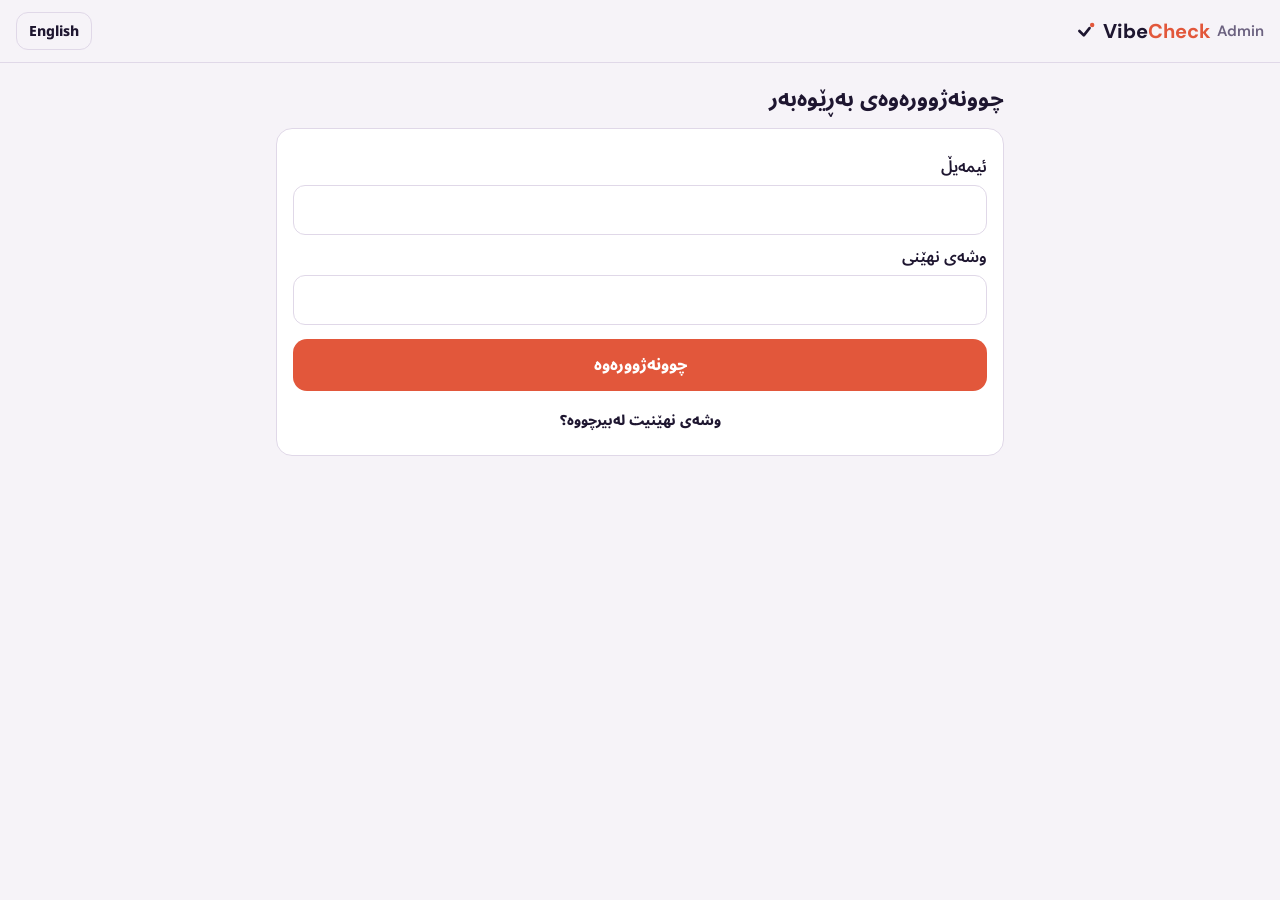
<file: admin/index.html>
<!doctype html>
<html lang="ckb" dir="rtl">
<head>
<meta charset="utf-8">
<meta name="viewport" content="width=device-width,initial-scale=1,viewport-fit=cover">
<title>VibeCheck Admin</title>
<meta name="robots" content="noindex">
<link rel="preconnect" href="https://fonts.googleapis.com">
<link href="https://fonts.googleapis.com/css2?family=Noto+Sans+Arabic:wght@400;600;800&family=DM+Sans:wght@400;600;800&display=swap" rel="stylesheet">
<style>
:root{--coral:#E2573B;--ink:#1E1630;--bg:#F6F3F8;--card:#fff;--line:#E0D8E8;--muted:#6C6280;--ok:#1F8A5B;--err:#C0392B;--warn:#9a6a0e}
@media (prefers-color-scheme:dark){:root{--ink:#F2ECFA;--bg:#130E1E;--card:#1D1630;--line:#33294A;--muted:#A79BBD;--coral:#FF7A5C;--warn:#E3B04B}}
*{box-sizing:border-box}
html,body{overflow-x:hidden}
body{margin:0;background:var(--bg);color:var(--ink);font-family:"Noto Sans Arabic","DM Sans",system-ui,sans-serif;font-size:16px;line-height:1.5}
body.en{font-family:"DM Sans","Noto Sans Arabic",system-ui,sans-serif}
header{position:sticky;top:0;z-index:5;background:var(--bg);display:flex;align-items:center;gap:10px;padding:12px 16px;border-bottom:1px solid var(--line)}
.brand{font-family:"DM Sans",sans-serif;font-weight:800;font-size:20px;direction:ltr;display:flex;align-items:center;gap:6px}
.brand b{color:var(--coral)}
.sv{font-weight:600;color:var(--muted);font-size:15px}
.grow{flex:1;min-width:0}
@media (max-width:420px){.sv{display:none}header .small{padding:6px 10px;font-size:13px;min-height:38px}}
main{max-width:760px;margin:0 auto;padding:16px 16px 80px}
.card{background:var(--card);border:1px solid var(--line);border-radius:16px;padding:16px;margin-bottom:12px}
h1{font-size:22px;margin:4px 0 12px}
h2{font-size:16px;margin:0 0 10px}
label{display:block;font-weight:600;margin:10px 0 6px}
.hint{color:var(--muted);font-size:13.5px;margin:2px 0 8px}
input[type=text],input[type=email],input[type=password],input[type=search],input[type=date],select,textarea{width:100%;font:inherit;padding:12px 14px;border:1px solid var(--line);border-radius:12px;background:var(--card);color:var(--ink)}
input:focus,select:focus{outline:2px solid var(--coral);border-color:transparent}
.ltr{direction:ltr;text-align:left}
button{font:inherit;font-weight:800;border:0;border-radius:14px;padding:14px 16px;min-height:48px;cursor:pointer}
.primary{background:var(--coral);color:#fff}
.ghost{background:transparent;color:var(--ink);border:1px solid var(--line)}
.danger{background:transparent;color:var(--err);border:1px solid #C0392B55}
.small{padding:7px 12px;min-height:38px;font-size:14px;border-radius:12px}
button:disabled{opacity:.5}
.tabs{display:grid;grid-template-columns:repeat(5,minmax(0,1fr));gap:4px;background:var(--card);border:1px solid var(--line);border-radius:14px;padding:4px;margin-bottom:14px}
.tabs button{background:transparent;color:var(--ink);padding:10px 2px;min-height:44px;font-size:13.5px;position:relative}
.tabs button.on{background:var(--coral);color:#fff}
.tabs .n{display:inline-block;min-width:18px;padding:0 5px;border-radius:9px;background:var(--err);color:#fff;font-size:11px;line-height:18px;margin-inline-start:4px}
.row{display:flex;gap:12px;align-items:flex-start}
.logo{width:46px;height:46px;border-radius:12px;flex:none;display:flex;align-items:center;justify-content:center;color:#fff;font-weight:800;background:var(--muted);overflow:hidden}
.logo img{width:100%;height:100%;object-fit:cover}
.who{color:var(--muted);font-size:13.5px}
.diff{margin:8px 0 0;padding:0;list-style:none;font-size:14px}
.diff li{padding:3px 0;border-top:1px dashed var(--line)}
.diff .k{color:var(--muted);font-weight:600}
.diff del{color:var(--err);text-decoration:line-through;opacity:.8}
.diff ins{color:var(--ok);text-decoration:none;font-weight:600}
.acts{display:flex;gap:8px;flex-wrap:wrap;margin-top:10px}
.pill{display:inline-block;padding:2px 9px;border-radius:999px;font-size:12.5px;font-weight:700}
.pill.ok{background:#1F8A5B22;color:var(--ok)}.pill.bad{background:#C0392B22;color:var(--err)}.pill.wait{background:#C98A1422;color:var(--warn)}.pill.mut{background:#6C628022;color:var(--muted)}
.grid{display:grid;grid-template-columns:repeat(auto-fill,minmax(160px,1fr));gap:10px}
.ph{background:var(--card);border:1px solid var(--line);border-radius:14px;overflow:hidden}
.ph img{display:block;width:100%;aspect-ratio:4/3;object-fit:cover;background:var(--line);cursor:zoom-in}
.ph .t{padding:8px 10px;font-size:13px}
.ph .t b{display:block;font-size:14px;white-space:nowrap;overflow:hidden;text-overflow:ellipsis}
.ph.hid img{opacity:.35}
.chips{display:flex;flex-wrap:wrap;gap:6px;margin-bottom:10px}
.chip{border:1px solid var(--line);background:var(--card);color:var(--ink);border-radius:999px;padding:6px 12px;font-weight:700;min-height:0;font-size:13.5px}
.chip.on{background:var(--ink);color:var(--bg);border-color:var(--ink)}
.msg{padding:12px 14px;border-radius:12px;margin:10px 0;font-weight:600}
.msg.err{background:#C0392B1a;color:var(--err)}.msg.ok{background:#1F8A5B1a;color:var(--ok)}
.stat{font-size:24px;font-weight:800;line-height:1.2}
.stats{display:grid;grid-template-columns:repeat(3,minmax(0,1fr));gap:8px;margin-top:8px}
.stats div{background:var(--bg);border-radius:12px;padding:8px 10px}
.two{display:grid;grid-template-columns:1fr 1fr;gap:10px}
@media (max-width:520px){.two{grid-template-columns:1fr}}
.viewer{position:fixed;inset:0;background:#000d;z-index:50;display:flex;align-items:center;justify-content:center;padding:16px}
.viewer img{max-width:100%;max-height:100%;border-radius:8px}
[hidden]{display:none!important}
</style>
</head>
<body>
<header>
  <div class="brand"><svg width="22" height="22" viewBox="0 0 100 100" aria-hidden="true"><path d="M20 50 40 70 66 37" fill="none" stroke="currentColor" stroke-width="12" stroke-linecap="round" stroke-linejoin="round"/><circle cx="78" cy="23" r="10" fill="#E2573B"/></svg><span>Vibe<b>Check</b></span> <span class="sv">Admin</span></div>
  <div class="grow"></div>
  <button class="ghost small" id="langBtn" type="button">English</button>
  <button class="ghost small" id="outBtn" type="button" hidden data-t="logout"></button>
</header>

<main>
  <section id="login" hidden>
    <h1 data-t="loginTitle"></h1>
    <div class="card">
      <form id="loginForm">
        <label for="email" data-t="email"></label>
        <input id="email" type="email" class="ltr" autocomplete="username" required>
        <label for="pass" data-t="password"></label>
        <input id="pass" type="password" class="ltr" autocomplete="current-password" required>
        <div id="loginMsg"></div>
        <button class="primary" type="submit" style="margin-top:14px;width:100%" data-t="signIn"></button>
      </form>
    </div>
  </section>

  <section id="app" hidden>
    <div id="setupMsg"></div>
    <div class="tabs" role="tablist">
      <button type="button" data-tab="changes" class="on"><span data-t="tabChanges"></span></button>
      <button type="button" data-tab="photos"><span data-t="tabPhotos"></span></button>
      <button type="button" data-tab="places"><span data-t="tabPlaces"></span><span class="n" id="pendN" hidden></span></button>
      <button type="button" data-tab="payments"><span data-t="tabPayments"></span><span class="n" id="payN" hidden></span></button>
      <button type="button" data-tab="support"><span data-t="tabSupport"></span><span class="n" id="supN" hidden></span></button>
      <button type="button" data-tab="ads"><span data-t="tabAds"></span><span class="n" id="adN" hidden></span></button>
      <button type="button" data-tab="codes"><span data-t="tabCodes"></span></button>
      <button type="button" data-tab="reports"><span data-t="tabReports"></span><span class="n" id="repN" hidden></span></button>
      <button type="button" data-tab="users"><span data-t="tabUsers"></span></button>
      <button type="button" data-tab="claims"><span data-t="tabClaims"></span><span class="n" id="claimN" hidden></span></button>
      <button type="button" data-tab="team"><span data-t="tabTeam"></span></button>
      <button type="button" data-tab="settings"><span data-t="tabSettings"></span></button>
    </div>
    <div id="msg"></div>

    <div id="changesBox">
      <div class="chips" id="whoF"></div>
      <div id="changesList"></div>
      <button class="ghost" type="button" id="moreChanges" style="width:100%" data-t="showMore" hidden></button>
    </div>

    <div id="photosBox" hidden>
      <div class="chips" id="photoF"></div>
      <div class="grid" id="photosList"></div>
      <button class="ghost" type="button" id="morePhotos" style="width:100%;margin-top:10px" data-t="showMore" hidden></button>
    </div>

    <div id="placesBox" hidden>
      <div class="chips" id="placeF"></div>
      <input id="q" type="search" data-ph="searchPh" style="margin-bottom:10px">
      <div id="placesList"></div>
    </div>

    <div id="paymentsBox" hidden>
      <div class="card">
        <h2 data-t="payWhere"></h2>
        <p class="hint" data-t="payWhereHint"></p>
        <label for="fibNumber" data-t="fibNumber"></label><input id="fibNumber" type="text" inputmode="tel" class="ltr" placeholder="0750 123 4567">
        <label for="fibName" data-t="fibName" style="margin-top:8px"></label><input id="fibName" type="text" class="ltr">
        <button class="primary" type="button" id="savePayWhere" style="width:100%;margin-top:12px" data-t="save"></button>
      </div>
      <div class="chips" id="payF"></div>
      <p class="hint" id="payTotal"></p>
      <div id="payList"></div>
    </div>

    <div id="supportBox" hidden>
      <div class="chips" id="supF"></div>
      <div id="supList"></div>
    </div>

    <div id="adsBox" hidden>
      <div class="chips" id="adF"></div>
      <div id="adList"></div>
    </div>

    <div id="codesBox" hidden>
      <div class="card">
        <h2 data-t="makeCodes"></h2>
        <p class="hint" data-t="makeCodesHint"></p>
        <div class="two">
          <div><label for="codeKind" data-t="codeKind"></label><select id="codeKind"><option value="pro">Pro (venue)</option><option value="premium">Premium (venue)</option><option value="golden">Golden VIP</option><option value="diamond">Diamond VIP</option><option value="plus">Plus</option></select></div>
          <div><label for="codeDays" data-t="codeDays"></label><input id="codeDays" type="text" inputmode="numeric" class="ltr" value="30"></div>
        </div>
        <label for="codeCount" data-t="codeCount" style="margin-top:8px"></label><input id="codeCount" type="text" inputmode="numeric" class="ltr" value="1">
        <label for="codeNote" data-t="codeNote" style="margin-top:8px"></label><input id="codeNote" type="text">
        <button class="primary" type="button" id="makeCodesBtn" style="width:100%;margin-top:12px" data-t="makeCodesBtn"></button>
        <pre id="newCodes" class="ltr" style="white-space:pre-wrap;font-size:16px;font-weight:700" hidden></pre>
      </div>
      <div id="codeList"></div>
    </div>

    <div id="reportsBox" hidden>
      <div class="chips" id="repF"></div>
      <div id="repList"></div>
    </div>

    <div id="usersBox" hidden>
      <input id="uq" type="search" data-ph="userSearchPh" style="margin-bottom:10px">
      <div id="userList"></div>
    </div>

    <div id="claimsBox" hidden>
      <p class="hint" data-t="claimsHint"></p>
      <div id="claimsList"></div>
      <h2 style="margin:22px 4px 8px" data-t="ownersTitle"></h2>
      <div id="ownersList"></div>
    </div>

    <div id="teamBox" hidden>
      <div id="teamList"></div>
      <div class="card">
        <h2 data-t="addMember"></h2>
        <p class="hint" data-t="addMemberHint"></p>
        <div class="two">
          <div><label for="mEmail" data-t="email"></label><input id="mEmail" type="email" class="ltr"></div>
          <div><label for="mName" data-t="name"></label><input id="mName" type="text" maxlength="40"></div>
        </div>
        <label for="mRole" data-t="role"></label>
        <select id="mRole"><option value="surveyor" data-t="surveyor"></option><option value="admin" data-t="admin"></option></select>
        <button class="primary" type="button" id="addBtn" style="width:100%;margin-top:12px" data-t="add"></button>
      </div>
    </div>

    <div id="settingsBox" hidden>
      <div class="card">
        <h2 data-t="signinTitle"></h2>
        <p class="hint" data-t="signinHint"></p>
        <label style="display:flex;gap:10px;align-items:center;font-weight:700"><input type="checkbox" id="accOnline" style="width:22px;height:22px;accent-color:var(--coral)"> <span data-t="signinOn"></span></label>
      </div>
      <div class="card">
        <h2 data-t="launchTitle"></h2>
        <p class="hint" data-t="launchHint"></p>
        <input id="launchDate" type="date" class="ltr">
        <p class="hint" id="freeEnd" style="margin-top:8px"></p>
        <button class="primary" type="button" id="saveLaunch" style="width:100%;margin-top:6px" data-t="save"></button>
      </div>
      <div class="card">
        <h2 data-t="giftsTitle"></h2>
        <div class="two">
          <div><label for="gGold" data-t="golden"></label><input id="gGold" type="text" inputmode="numeric" class="ltr"></div>
          <div><label for="gDia" data-t="diamond"></label><input id="gDia" type="text" inputmode="numeric" class="ltr"></div>
        </div>
        <button class="primary" type="button" id="saveGifts" style="width:100%;margin-top:12px" data-t="save"></button>
      </div>
      <div class="card">
        <h2 data-t="announceTitle"></h2>
        <p class="hint" data-t="announceHint"></p>
        <select id="annAud"><option value="everyone" data-t="audEveryone"></option><option value="owners" data-t="audOwners"></option><option value="vip" data-t="audVip"></option></select>
        <textarea id="annText" rows="3" maxlength="300" style="margin-top:8px"></textarea>
        <button class="primary" type="button" id="annBtn" style="width:100%;margin-top:10px" data-t="announceBtn"></button>
      </div>
      <div class="card">
        <h2 data-t="linksTitle"></h2>
        <p><a href="../" data-t="surveyLink"></a></p>
      </div>
    </div>
  </section>
</main>
<div class="viewer" id="viewer" hidden><img alt=""></div>

<script src="../supabase.js"></script>
<script src="../reset.js?v=1"></script><!-- @supabase/supabase-js 2.45.4, bundled -->
<script>
"use strict";
const SUPABASE_URL = "https://rbkqimfaxgcoajugvxeb.supabase.co";
const SUPABASE_KEY = "sb_publishable_zFRS1IrsmuG66Rh2HLIfeQ_e-phczF6";
const CATS = { cafe: ["کافێ", "Café"], restaurant: ["چێشتخانە", "Restaurant"], fast_food: ["خواردنی خێرا", "Fast food"], bar: ["بار", "Bar"], lounge: ["لاونج", "Lounge"], hotel: ["هوتێل", "Hotel"], dessert: ["شیرینی", "Desserts"], bakery: ["نانەواخانە", "Bakery"], other: ["تر", "Other"] };
const TXT = {
  logout: ["چوونەدەرەوە", "Log out"], loginTitle: ["چوونەژوورەوەی بەڕێوەبەر", "Admin sign in"], email: ["ئیمەیڵ", "Email"], password: ["وشەی نهێنی", "Password"], signIn: ["چوونەژوورەوە", "Sign in"],
  badLogin: ["ئیمەیڵ یان وشەی نهێنی هەڵەیە.", "Wrong email or password."], notAdmin: ["ئەم پەڕەیە تەنها بۆ بەڕێوەبەرە.", "This page is for admins only."],
  needSql: ["هەندێک بەش کار ناکەن تا فایلی 0003_admin_plans.sql لە Supabase SQL Editor جێبەجێ نەکەیت.", "Some parts need the database update 0003_admin_plans.sql (Supabase → SQL Editor)."],
  tabChanges: ["گۆڕانکاری", "Changes"], tabPhotos: ["وێنە", "Photos"], tabPlaces: ["شوێن", "Places"], tabTeam: ["تیم", "Team"], tabClaims: ["خاوەنەکان", "Owners"],
  plus: ["Plus", "Plus"], tabReports: ["ڕاپۆرت", "Reports"], tabUsers: ["بەکارهێنەران", "Users"],
  fDismissed: ["پشتگوێخراو", "Dismissed"], fActioned: ["چارەسەرکراو", "Actioned"], dismiss: ["پشتگوێخستن", "Dismiss"], removeContent: ["لابردنی ناوەڕۆک", "Remove content"],
  banDays: ["ڕاگرتنی هەژمار – چەند ڕۆژ؟ (0 = نا)", "Pause the account – how many days? (0 = no)"], reportsAgainst: ["{n} ڕاپۆرت دژی ئەم کەسە", "{n} reports against this person"],
  reportedBy: ["ڕاپۆرت لەلایەن {who}", "Reported by {who}"], need0018: ["سەرەتا 0017 و 0018 لە Supabase ڕەن بکە.", "Run 0017 and 0018 in Supabase first."],
  userSearchPh: ["ناو، @ناو، یان ژمارە…", "Name, @username or phone…"], banned: ["ڕاگیراوە تا {d}", "Paused until {d}"], banUser: ["ڕاگرتن", "Pause"], unban: ["لابردنی ڕاگرتن", "Unpause"],
  givePlusPlan: ["پلان بدە", "Give plan"], tierAsk: ["پلان: plus، golden یان diamond", "Plan: plus, golden or diamond"],
  announceTitle: ["ڕاگەیاندن", "Announcement"], announceHint: ["لە زەنگی ئاگادارکردنەوەی ئەپدا دەردەکەوێت.", "Shows in the notification bell in the app."], announceBtn: ["ناردن", "Send"],
  audEveryone: ["هەمووان", "Everyone"], audOwners: ["خاوەن شوێنەکان", "Venue owners"], audVip: ["Golden و Diamond", "Golden & Diamond"], announceAsk: ["بۆ هەموو ئەم گرووپە بنێردرێت؟", "Send to everyone in this group?"], announced: ["نێردرا بۆ {n} کەس", "Sent to {n} people"], tabAds: ["ڕیکلام", "Ads"], tabCodes: ["کۆدەکان", "Codes"],
  fRejected: ["ڕەتکراوە", "Rejected"], fApproved: ["پەسەندکراو", "Approved"], adStats: ["{v} بینین · {t} دەستلێدان", "{v} views · {t} taps"],
  rejectAd: ["ڕەتکردنەوە", "Reject"], takeDown: ["لابردن", "Take down"], adWhy: ["هۆکار بۆ خاوەنەکە", "Reason for the owner"], need0015: ["سەرەتا 0015_venue_plans.sql و 0016 لە Supabase ڕەن بکە.", "Run 0015_venue_plans.sql and 0016 in Supabase first."],
  makeCodes: ["دروستکردنی کۆد", "Make codes"], makeCodesHint: ["کۆدی Pro/Premium بۆ شوێنەکان (لە ئەپدا دەینووسن). کۆدی Golden/Diamond/Plus بۆ کارتی QR (دواتر لە ماڵپەڕ).", "Pro/Premium codes for venues (they enter them in the owner app). Golden/Diamond/Plus codes are for QR cards (activated on the website later)."],
  codeKind: ["جۆر", "Kind"], codeDays: ["ڕۆژ", "Days"], codeCount: ["چەند دانە", "How many"], codeNote: ["تێبینی (بۆ نموونە ناوی کافێ یان پارەدان)", "Note (e.g. café name or payment)"], makeCodesBtn: ["دروستکردن", "Make"],
  used: ["بەکارهاتووە", "Used"], unused: ["بەکارنەهاتووە", "Unused"], voidCode: ["هەڵوەشاندنەوە", "Void"], voided: ["هەڵوەشێنراوە", "Void"],
  givePlan: ["پلان چالاک بکە", "Switch on plan"], givePlanAsk: ["پلان (pro یان premium):", "Plan (pro or premium):"], giveDaysAsk: ["چەند ڕۆژ؟", "How many days?"], giveNoteAsk: ["تێبینی (بۆ نموونە: 50,000 کاش)", "Note (e.g. 50,000 cash)"], tabSupport: ["پشتگیری", "Support"], fOpen: ["کراوە", "Open"], fSolved: ["چارەسەرکراو", "Solved"],
  replyPh: ["وەڵام بنووسە…", "Write a reply…"], send: ["ناردن", "Send"], markSolved: ["چارەسەر کرا", "Mark solved"], reopen: ["دووبارە کردنەوە", "Reopen"],
  team: ["تیم", "Team"], owner: ["خاوەن شوێن", "Venue owner"], need0013: ["سەرەتا 0013_support.sql لە Supabase ڕەن بکە.", "Run 0013_support.sql in Supabase first."],
  t_plan: ["پلانەکان", "Plans"], t_payment: ["پارەدان", "Payment"], t_booking: ["حجز", "Booking"], t_account: ["هەژمار", "Account"], t_bug: ["کێشە لە ئەپ", "App problem"], t_owner: ["خاوەن شوێن", "Venue owner"], t_other: ["تر", "Other"], tabPayments: ["پارەدان", "Payments"],
  payWhere: ["ژمارەی FIB بۆ وەرگرتنی پارە", "FIB number for payments"], payWhereHint: ["کڕیاران لە پەڕەی پارەدان ئەم ژمارە و ناوە دەبینن. تا ژمارەکە زیاد نەکەیت، پارەدان داخراوە.", "Customers see this number and name on the payment page. Payments stay closed until a number is set."],
  fibNumber: ["ژمارەی FIB", "FIB number"], fibName: ["ناوی خاوەن هەژمار (وەک لە FIB دەردەکەوێت)", "Account name (as shown in FIB)"],
  fWaiting: ["چاوەڕێی پشتڕاستکردنەوە", "To check"], fPaid: ["دراوە", "Paid"], confirmPay: ["پشتڕاستکردنەوە – پارە گەیشت", "Confirm – money received"], rejectPay: ["نەگەیشت", "Not received"],
  confirmPayAsk: ["{amount} IQD بە کۆدی {code} لە FIB گەیشتووە؟ پلانی {who} چالاک دەبێت.", "Did {amount} IQD with code {code} arrive in FIB? {who}'s plan will switch on."],
  rejectPayAsk: ["تێبینی بۆ تۆمار (ئارەزوومەندانە)", "Note for the record (optional)"], reportedAt: ["وتی پارەی داوە {d}", "Said paid {d}"], startedAt: ["دەستی پێکرد {d}", "Started {d}"],
  totalPaid: ["کۆی دراو: {n} IQD", "Total paid: {n} IQD"], need0012: ["سەرەتا 0012_manual_payments.sql لە Supabase ڕەن بکە.", "Run 0012_manual_payments.sql in Supabase first."], ownersTitle: ["خاوەنە پەسەندکراوەکان", "Approved owners"],
  removeOwner: ["لابردنی خاوەن", "Remove owner"], openBookings: ["{n} حجزی کراوە", "{n} open bookings"],
  removeAsk: ["{who} وەک خاوەنی {place} لاببرێت؟ حجزە کراوەکان ڕەتدەکرێنەوە و میوانەکان ئاگادار دەکرێنەوە.", "Remove {who} as owner of {place}? Open bookings will be declined and the guests told."],
  removeWhy: ["هۆکار بۆ میوانەکان (ئارەزوومەندانە)", "Message for guests with open bookings (optional)"], need0011: ["سەرەتا 0011_admin_owners.sql لە Supabase ڕەن بکە.", "Run 0011_admin_owners.sql in Supabase first."], payTitle: ["پارەدانەکانی FIB", "FIB payments"], payHint: ["دوایین پارەدانەکان لە ماڵپەڕەکەوە.", "Latest payments from the website."],
  pay_paid: ["دراوە", "Paid"], pay_reported: ["بپشکنە", "To check"], pay_unpaid: ["نەدراوە", "Not paid"], pay_declined: ["ڕەتکراوە", "Declined"], pay_expired: ["بەسەرچوو", "Expired"], pay_cancelled: ["هەڵوەشاوە", "Cancelled"],
  claimsHint: ["داواکاری خاوەنی شوێن. پێش پەسەندکردن پەیوەندی بە ژمارەکەوە بکە و مۆڵەت و ناسنامەکە بپشکنە.", "Venue owner claims. Call the number and check the licence and ID before approving."],
  claimLic: ["مۆڵەت: {x}", "Licence: {x}"], reject: ["ڕەتکردنەوە", "Reject"], rejectWhy: ["هۆکاری ڕەتکردنەوە (بۆ خاوەنەکە)", "Reason for rejecting (shown to the owner)"],
  approveAsk: ["{who} ببێتە خاوەنی {place}؟ پەیوەندیت پێوە کرد و بەڵگەنامەکانت پشکنی؟", "Make {who} the owner of {place}? Did you call them and check the documents?"],
  alreadyOwned: ["ئەم شوێنە پێشتر خاوەنی هەیە.", "This place already has an owner."], need0008: ["سەرەتا 0008_reservations.sql لە Supabase ڕەن بکە.", "Run 0008_reservations.sql in Supabase first."], tabSettings: ["ڕێکخستن", "Settings"],
  showMore: ["زیاتر", "Show more"], everyone: ["هەموو", "Everyone"], searchPh: ["ناوی شوێن…", "Place name…"],
  added: ["شوێنی نوێی زیادکرد", "added a new place"], edited: ["دەستکاری کرد", "edited"], undone: ["گەڕێندرایەوە", "Undone"], undo: ["گەڕاندنەوە", "Undo"],
  undoAsk: ["دڵنیایت؟ شوێنەکە دەگەڕێتەوە بۆ پێش ئەم گۆڕانکارییە.", "Sure? The place goes back to how it was before this change."],
  undoAskNew: ["دڵنیایت؟ ئەم شوێنە نوێیە دەشاردرێتەوە.", "Sure? This new place will be hidden."],
  moved: ["شوێنەکەی گوازرایەوە {m} م", "location moved {m} m"], nothing: ["هیچ نییە.", "Nothing here."],
  open: ["کردنەوە", "Open"], hide: ["شاردنەوە", "Hide"], show: ["پیشاندان", "Show"], del: ["سڕینەوە", "Delete"], approve: ["پەسەندکردن", "Approve"],
  delAsk: ["ئەم وێنەیە بە یەکجاری بسڕدرێتەوە؟", "Delete this photo for good?"], hidden: ["شاردراوە", "Hidden"], pending: ["چاوەڕێی پێداچوونەوە", "Waiting for review"],
  fAll: ["هەموو", "All"], fVisible: ["دیار", "Visible"], fHidden: ["شاردراوە", "Hidden"], fPending: ["چاوەڕێ", "Pending"], fNew: ["نوێی تیم", "Added by team"],
  photosN: ["{n} وێنە", "{n} photos"], byWho: ["لەلایەن {who}", "by {who}"],
  editsToday: ["ئەمڕۆ", "Today"], editsTotal: ["کۆی گۆڕانکاری", "All changes"], photosTotal: ["وێنە", "Photos"], lastSeen: ["دوایین کار: {d}", "Last work: {d}"], never: ["هێشتا هیچ", "Nothing yet"],
  surveyor: ["ڕووپێوکار", "Surveyor"], admin: ["بەڕێوەبەر", "Admin"], off: ["ناچالاک", "Switched off"], switchOff: ["ناچالاککردن", "Switch off"], switchOn: ["چالاککردنەوە", "Switch on"],
  addMember: ["زیادکردنی ئەندام", "Add a team member"], addMemberHint: ["سەرەتا لە Supabase → Authentication → Users بەکارهێنەرێک دروست بکە (ئیمەیڵ + وشەی نهێنی)، پاشان ئیمەیڵەکەی لێرە بنووسە.", "First create the login in Supabase → Authentication → Users (email + password), then enter that email here."],
  name: ["ناو", "Name"], role: ["ڕۆڵ", "Role"], add: ["زیادکردن", "Add"], addedOk: ["زیادکرا.", "Added."], noLogin: ["ئەم ئیمەیڵە لە Supabase نییە. سەرەتا لە Authentication → Users دروستی بکە.", "No login with this email. Create it first in Supabase → Authentication → Users."],
  signinTitle: ["چوونەژوورەوەی ڕاستەقینە لە ئەپ", "Real sign-in in the app"],
  signinHint: ["کاتێک چالاکە، ئەپەکە کۆد دەنێرێت (واتسئاپ) و هەژمارەکان لەسەر سێرڤەر پاشەکەوت دەکات. پێش چالاککردن، Phone و Send SMS hook لە Supabase ڕێکبخە (docs/setup-accounts.md).", "When on, the app sends sign-in codes (WhatsApp) and saves accounts on the server. Set up Phone sign-in and the Send SMS hook in Supabase first (docs/setup-accounts.md)."],
  signinOn: ["چالاکە", "Switched on"],
  launchTitle: ["ڕۆژی بڵاوکردنەوە", "Launch day"], launchHint: ["ڕۆژی بڵاوکردنەوەی ئەپەکە. Plus بۆ هەمووان بەخۆڕاییە تا 90 ڕۆژ دوای ئەم ڕۆژە.", "The day the app goes public. Plus is free for everyone for 90 days after it."],
  freeUntil: ["Plus بەخۆڕاییە تا {d}", "Plus is free until {d}"], notLaunched: ["هێشتا دیاری نەکراوە — Plus بۆ هەمووان بەخۆڕاییە.", "Not set yet — Plus is free for everyone."],
  giftsTitle: ["دیاری Plus لە مانگێکدا", "Plus gifts per month"], golden: ["گۆڵدن VIP", "Golden VIP"], diamond: ["دایمەند VIP", "Diamond VIP"],
  save: ["پاشەکەوتکردن", "Save"], saved: ["پاشەکەوتکرا.", "Saved."], failed: ["سەرکەوتوو نەبوو. دووبارە هەوڵ بدەرەوە.", "That didn't work. Please try again."],
  linksTitle: ["بەستەرەکان", "Links"], surveyLink: ["پەڕەی ڕووپێو", "Survey page"],
  k_name: ["ناو", "Name"], k_name_ckb: ["ناوی کوردی", "Kurdish name"], k_name_ar: ["ناوی عەرەبی", "Arabic name"], k_name_en: ["ناوی ئینگلیزی", "English name"], k_category: ["جۆر", "Type"],
  k_phone: ["تەلەفۆن", "Phone"], k_instagram: ["ئینستاگرام", "Instagram"], k_opening_hours: ["کاتەکان", "Hours"], k_logo_path: ["لۆگۆ", "Logo"], k_hidden: ["شاردراوە", "Hidden"], k_status: ["دۆخ", "Status"],
  k_website: ["ماڵپەڕ", "Website"], k_address: ["ناونیشان", "Address"], empty: ["(بەتاڵ)", "(empty)"], newLogo: ["لۆگۆی نوێ", "new logo"]
};
let lang = "ckb"; try { lang = localStorage.getItem("vca_lang") || "ckb"; } catch {}
const LI = () => lang === "ckb" ? 0 : 1;
const t = (k, a = {}) => (TXT[k] ? TXT[k][LI()] : k).replace(/\{(\w+)\}/g, (_, x) => a[x] ?? "");
const $ = s => document.querySelector(s);
const esc = s => String(s ?? "").replace(/[&<>"']/g, c => ({ "&": "&amp;", "<": "&lt;", ">": "&gt;", '"': "&quot;", "'": "&#39;" }[c]));
const catLabel = c => (CATS[c] || CATS.other)[LI()];
const when = d => new Date(d).toLocaleString(lang === "ckb" ? "ckb-IQ" : "en-GB", { dateStyle: "medium", timeStyle: "short" });

let sb = null;
try { sb = supabase.createClient(SUPABASE_URL, SUPABASE_KEY); } catch { document.body.insertAdjacentHTML("afterbegin", '<div class="msg err">Could not load. Check the internet connection and reload.</div>'); }
const publicUrl = p => sb.storage.from("venues").getPublicUrl(p).data.publicUrl;

let me = null, tab = "changes", team = [], teamOk = true;
let edits = [], editsDone = false, whoF = null;
let photos = [], photosDone = false, photoF = "all";
let places = [], placeF = "pending";
const venueCache = {};

function showMsg(text, kind = "ok") { const el = $("#msg"); el.innerHTML = ""; if (!text) return; const d = document.createElement("div"); d.className = "msg " + kind; d.textContent = text; el.appendChild(d); if (kind === "ok") setTimeout(() => { if (el.contains(d)) d.remove(); }, 3000); }
function show(id) { $("#login").hidden = id !== "login"; $("#app").hidden = id !== "app"; $("#outBtn").hidden = id === "login"; }
function applyLang() {
  document.documentElement.lang = lang === "ckb" ? "ckb" : "en";
  document.documentElement.dir = lang === "ckb" ? "rtl" : "ltr";
  document.body.classList.toggle("en", lang !== "ckb");
  $("#langBtn").textContent = lang === "ckb" ? "English" : "کوردی";
  document.querySelectorAll("[data-t]").forEach(el => el.textContent = t(el.dataset.t));
  document.querySelectorAll("[data-ph]").forEach(el => el.placeholder = t(el.dataset.ph));
  if (me) render();
}
$("#langBtn").onclick = () => { lang = lang === "ckb" ? "en" : "ckb"; try { localStorage.setItem("vca_lang", lang); } catch {} applyLang(); };

const nameOf = id => { if (!id) return "—"; const m = team.find(x => x.user_id === id); return m ? m.name : (id === me?.id ? me.email : id.slice(0, 6)); };
async function venues(ids) {
  const need = [...new Set(ids)].filter(id => id && !(id in venueCache));
  for (let i = 0; i < need.length; i += 100) {
    const { data } = await sb.from("venues").select("id,name,category,logo_path,hidden,status,lat,lng").in("id", need.slice(i, i + 100));
    (data || []).forEach(v => venueCache[v.id] = v);
  }
}
function logoHtml(v) { return v && v.logo_path ? `<img alt="" src="${esc(publicUrl(v.logo_path))}">` : esc((v?.name || "?").slice(0, 2).toUpperCase()); }

// ---------- tabs ----------
document.querySelectorAll("[data-tab]").forEach(b => b.onclick = () => { tab = b.dataset.tab; render(); load(); });
function render() {
  document.querySelectorAll("[data-tab]").forEach(b => b.classList.toggle("on", b.dataset.tab === tab));
  for (const k of ["changes", "photos", "places", "payments", "support", "ads", "codes", "reports", "users", "claims", "team", "settings"]) $("#" + k + "Box").hidden = tab !== k;
  if (tab === "changes") renderChanges();
  if (tab === "photos") renderPhotos();
  if (tab === "places") renderPlaces();
  if (tab === "team") renderTeam();
}
function load() {
  if (tab === "changes" && !edits.length) loadChanges();
  if (tab === "photos" && !photos.length) loadPhotos();
  if (tab === "places") loadPlaces();
  if (tab === "team") loadTeam();
  if (tab === "settings") loadSettings();
  if (tab === "claims") loadClaims();
  if (tab === "payments") loadPayments();
  if (tab === "support") loadSupport();
  if (tab === "ads") loadAds();
  if (tab === "codes") loadCodes();
  if (tab === "reports") loadReports();
  if (tab === "users") loadUsers();
}
function chips(sel, opts, cur, on) {
  const box = $(sel); box.innerHTML = "";
  for (const [k, label] of opts) { const b = document.createElement("button"); b.type = "button"; b.className = "chip" + (cur === k ? " on" : ""); b.textContent = label; b.onclick = () => on(k); box.appendChild(b); }
}

// ---------- changes ----------
const FIELDS = ["name", "name_ckb", "name_ar", "name_en", "category", "phone", "instagram", "opening_hours", "website", "address", "logo_path", "hidden", "status"];
function dist(a, b) { const r = 6371000, p1 = a.lat * Math.PI / 180, p2 = b.lat * Math.PI / 180, dp = p2 - p1, dl = (b.lng - a.lng) * Math.PI / 180; const h = Math.sin(dp / 2) ** 2 + Math.cos(p1) * Math.cos(p2) * Math.sin(dl / 2) ** 2; return 2 * r * Math.asin(Math.min(1, Math.sqrt(h))); }
async function loadChanges(more) {
  let q = sb.from("venue_edits").select("id,venue_id,editor_id,action,before,after,created_at").order("id", { ascending: false }).limit(40);
  if (more && edits.length) q = q.lt("id", edits[edits.length - 1].id);
  if (whoF) q = q.eq("editor_id", whoF);
  const { data, error } = await q;
  if (error) return showMsg(t("failed"), "err");
  edits = more ? edits.concat(data) : data; editsDone = data.length < 40;
  await venues(edits.map(e => e.venue_id));
  renderChanges();
}
$("#moreChanges").onclick = () => loadChanges(true);
function fmtVal(k, v) {
  if (v === null || v === undefined || v === "") return t("empty");
  if (k === "category") return catLabel(v);
  if (k === "hidden") return v ? "✓" : "✗";
  if (k === "logo_path") return t("newLogo");
  return String(v);
}
function renderChanges() {
  chips("#whoF", [[null, t("everyone")], ...team.map(m => [m.user_id, m.name])], whoF, k => { whoF = k; edits = []; loadChanges(); });
  const box = $("#changesList"); box.innerHTML = "";
  if (!edits.length) { box.innerHTML = `<p class="hint">${t("nothing")}</p>`; $("#moreChanges").hidden = true; return; }
  for (const e of edits) {
    const v = venueCache[e.venue_id], a = e.after || {}, b = e.before || {};
    const card = document.createElement("div"); card.className = "card";
    let diff = "";
    if (e.action === "update") {
      for (const k of FIELDS) if (JSON.stringify(a[k] ?? null) !== JSON.stringify(b[k] ?? null))
        diff += `<li><span class="k">${esc(t("k_" + k))}:</span> <del>${esc(fmtVal(k, b[k]))}</del> → <ins>${esc(fmtVal(k, a[k]))}</ins></li>`;
      if (b.lat != null && (a.lat !== b.lat || a.lng !== b.lng)) diff += `<li>${esc(t("moved", { m: Math.round(dist(b, a)) }))}</li>`;
    }
    const undone = edits.some(x => x.id > e.id && x.venue_id === e.venue_id && x.editor_id === me.id && x.action === "update" && JSON.stringify(pick(x.after)) === JSON.stringify(pick(e.before)));
    card.innerHTML = `<div class="row"><span class="logo">${logoHtml(v || a)}</span><div class="grow">
      <b>${esc(a.name || v?.name || "#" + e.venue_id)}</b> ${v?.hidden ? `<span class="pill bad">${t("hidden")}</span>` : ""}
      <div class="who">${esc(nameOf(e.editor_id))} · ${esc(e.action === "insert" ? t("added") : t("edited"))} · ${esc(when(e.created_at))}</div>
      ${diff ? `<ul class="diff">${diff}</ul>` : ""}
      <div class="acts">${e.before || e.action === "insert" ? `<button class="ghost small" type="button" data-undo="${e.id}">${t("undo")}</button>` : ""}${undone ? `<span class="pill ok">${t("undone")}</span>` : ""}</div>
    </div></div>`;
    box.appendChild(card);
  }
  box.querySelectorAll("[data-undo]").forEach(btn => btn.onclick = async () => {
    const e = edits.find(x => x.id == btn.dataset.undo);
    if (!confirm(e.action === "insert" ? t("undoAskNew") : t("undoAsk"))) return;
    btn.disabled = true;
    const { error } = await sb.rpc("admin_undo_edit", { p_edit: e.id });
    if (error) { btn.disabled = false; return showMsg(/function|schema cache/.test(error.message) ? t("needSql") : t("failed"), "err"); }
    delete venueCache[e.venue_id]; edits = []; await loadChanges(); showMsg(t("undone"));
  });
  $("#moreChanges").hidden = editsDone;
}
const pick = o => o ? Object.fromEntries(FIELDS.concat(["lat", "lng"]).map(k => [k, o[k] ?? null])) : null;

// ---------- photos ----------
async function loadPhotos(more) {
  let q = sb.from("venue_photos").select("id,venue_id,path,kind,added_by,hidden,created_at").order("id", { ascending: false }).limit(48);
  if (more && photos.length) q = q.lt("id", photos[photos.length - 1].id);
  if (photoF === "hidden") q = q.eq("hidden", true);
  const { data, error } = await q;
  if (error) return showMsg(t("failed"), "err");
  photos = more ? photos.concat(data) : data; photosDone = data.length < 48;
  await venues(photos.map(p => p.venue_id));
  renderPhotos();
}
$("#morePhotos").onclick = () => loadPhotos(true);
function renderPhotos() {
  chips("#photoF", [["all", t("fAll")], ["hidden", t("fHidden")]], photoF, k => { photoF = k; photos = []; loadPhotos(); });
  const box = $("#photosList"); box.innerHTML = "";
  if (!photos.length) { box.innerHTML = `<p class="hint">${t("nothing")}</p>`; $("#morePhotos").hidden = true; return; }
  for (const p of photos) {
    const v = venueCache[p.venue_id];
    const d = document.createElement("div"); d.className = "ph" + (p.hidden ? " hid" : "");
    d.innerHTML = `<img alt="" loading="lazy" src="${esc(publicUrl(p.path))}"><div class="t"><b>${esc(v?.name || "#" + p.venue_id)}</b><span class="who">${esc(nameOf(p.added_by))} · ${esc(when(p.created_at))}</span>
      <div class="acts"><button class="ghost small" type="button" data-hide>${p.hidden ? t("show") : t("hide")}</button><button class="danger small" type="button" data-del>${t("del")}</button></div></div>`;
    d.querySelector("img").onclick = () => { $("#viewer img").src = publicUrl(p.path); $("#viewer").hidden = false; };
    d.querySelector("[data-hide]").onclick = async ev => {
      ev.target.disabled = true;
      const { error } = await sb.from("venue_photos").update({ hidden: !p.hidden }).eq("id", p.id);
      if (error) { ev.target.disabled = false; return showMsg(t("failed"), "err"); }
      p.hidden = !p.hidden; renderPhotos();
    };
    d.querySelector("[data-del]").onclick = async ev => {
      if (!confirm(t("delAsk"))) return;
      ev.target.disabled = true;
      const { error } = await sb.from("venue_photos").delete().eq("id", p.id);
      if (error) { ev.target.disabled = false; return showMsg(t("failed"), "err"); }
      await sb.storage.from("venues").remove([p.path]);
      photos = photos.filter(x => x.id !== p.id); renderPhotos(); showMsg(t("saved"));
    };
    box.appendChild(d);
  }
  $("#morePhotos").hidden = photosDone;
}
$("#viewer").onclick = () => { $("#viewer").hidden = true; };

// ---------- places ----------
let qTimer = null;
$("#q").oninput = () => { clearTimeout(qTimer); qTimer = setTimeout(loadPlaces, 300); };
async function loadPlaces() {
  let q = sb.from("venues").select("id,name,name_en,category,logo_path,hidden,status,source,added_by,created_at,updated_at").order("updated_at", { ascending: false }).limit(60);
  const s = $("#q").value.trim().replace(/[%,()]/g, " ");
  if (s.length >= 2) q = q.or(`name.ilike.%${s}%,name_en.ilike.%${s}%,name_ckb.ilike.%${s}%,name_ar.ilike.%${s}%`);
  if (placeF === "pending") q = q.eq("status", "pending").eq("hidden", false);
  if (placeF === "hidden") q = q.eq("hidden", true);
  if (placeF === "new") q = q.eq("source", "own");
  const { data, error } = await q;
  if (error) return showMsg(t("failed"), "err");
  places = data; renderPlaces(); countPending();
}
async function countPending() {
  const { count } = await sb.from("venues").select("id", { count: "exact", head: true }).eq("status", "pending").eq("hidden", false);
  $("#pendN").hidden = !count; $("#pendN").textContent = count || "";
}
function renderPlaces() {
  chips("#placeF", [["pending", t("fPending")], ["new", t("fNew")], ["hidden", t("fHidden")], ["all", t("fAll")]], placeF, k => { placeF = k; loadPlaces(); });
  const box = $("#placesList"); box.innerHTML = "";
  if (!places.length) { box.innerHTML = `<p class="hint">${t("nothing")}</p>`; return; }
  for (const v of places) {
    const d = document.createElement("div"); d.className = "card";
    const pills = (v.hidden ? `<span class="pill bad">${t("hidden")}</span> ` : "") + (v.status === "pending" ? `<span class="pill wait">${t("pending")}</span>` : "");
    d.innerHTML = `<div class="row"><span class="logo">${logoHtml(v)}</span><div class="grow"><b>${esc(v.name)}</b> ${pills}
      <div class="who">${esc(catLabel(v.category))}${v.added_by ? " · " + esc(t("byWho", { who: nameOf(v.added_by) })) : ""} · ${esc(when(v.created_at))}</div>
      <div class="acts">${v.status === "pending" ? `<button class="primary small" type="button" data-ok>${t("approve")}</button>` : ""}
      <button class="ghost small" type="button" data-hide>${v.hidden ? t("show") : t("hide")}</button></div></div></div>`;
    d.querySelector("[data-ok]")?.addEventListener("click", ev => setVenue(ev.target, v, { status: "approved" }));
    d.querySelector("[data-hide]").onclick = ev => setVenue(ev.target, v, { hidden: !v.hidden });
    box.appendChild(d);
  }
}
async function loadOwners() {
  const box = $("#ownersList");
  const { data, error } = await sb.rpc("admin_owners");
  if (error) { box.innerHTML = `<p class="hint">${esc(/function|schema cache/.test(error.message) ? t("need0011") : t("failed"))}</p>`; return; }
  const list = Array.isArray(data) ? data : [];
  box.innerHTML = list.length ? "" : `<p class="hint">${t("nothing")}</p>`;
  for (const o of list) {
    const d = document.createElement("div"); d.className = "card";
    d.innerHTML = `<div class="grow"><b>${esc(o.venue_name)}</b>
      <div class="who">${esc(o.owner_name || "?")}${o.username ? " · @" + esc(o.username) : ""}${o.contact_phone ? ` · <a class="ltr" href="tel:${esc(o.contact_phone)}">${esc(o.contact_phone)}</a>` : ""}${o.approved_at ? " · " + esc(when(o.approved_at)) : ""}</div>
      <div class="who"><b>${esc((o.plan || "basic").toUpperCase())}</b>${o.plan_ends ? " → " + esc(when(o.plan_ends)) : ""}</div>
      ${o.open_bookings > 0 ? `<div class="who">${esc(t("openBookings", { n: o.open_bookings }))}</div>` : ""}
      <div class="acts"><button class="primary small" type="button" data-plan>${t("givePlan")}</button><button class="danger small" type="button" data-remove>${t("removeOwner")}</button></div></div>`;
    d.querySelector("[data-plan]").onclick = async ev => {
      const plan = (prompt(t("givePlanAsk"), "pro") || "").trim().toLowerCase(); if (!["pro", "premium"].includes(plan)) return;
      const days = parseInt(prompt(t("giveDaysAsk"), "30") || "", 10); if (!(days > 0)) return;
      const note = prompt(t("giveNoteAsk")) || null;
      ev.target.disabled = true;
      const { error } = await sb.rpc("admin_grant_venue_plan", { p_venue: o.venue_id, p_plan: plan, p_days: days, p_note: note });
      ev.target.disabled = false;
      if (error) return showMsg(/function|schema cache/.test(error.message) ? t("need0015") : t("failed"), "err");
      showMsg(t("saved")); loadOwners();
    };
    const btn = d.querySelector("[data-remove]");
    btn.onclick = async () => {
      if (!confirm(t("removeAsk", { who: o.owner_name || "?", place: o.venue_name }))) return;
      let reason = "";
      if (o.open_bookings > 0) { const r = prompt(t("removeWhy")); if (r === null) return; reason = r.trim(); }
      btn.disabled = true;
      const { error } = await sb.rpc("admin_remove_owner", { p_venue: o.venue_id, p_reason: reason || null });
      if (error) { btn.disabled = false; return showMsg(t("failed"), "err"); }
      showMsg(t("saved")); loadOwners();
    };
    box.appendChild(d);
  }
}
async function setVenue(btn, v, fields) {
  btn.disabled = true;
  const { error } = await sb.from("venues").update(fields).eq("id", v.id);
  if (error) { btn.disabled = false; return showMsg(t("failed"), "err"); }
  delete venueCache[v.id]; edits = []; showMsg(t("saved")); loadPlaces();
}

// ---------- owner claims ----------
async function loadClaims() {
  const box = $("#claimsList");
  const { data, error } = await sb.rpc("admin_claims", { p_status: "pending" });
  if (error) { box.innerHTML = `<div class="msg err">${esc(/function|schema cache/.test(error.message) ? t("need0008") : t("failed"))}</div>`; return; }
  const list = Array.isArray(data) ? data : [];
  $("#claimN").hidden = !list.length; $("#claimN").textContent = list.length || "";
  box.innerHTML = list.length ? "" : `<p class="hint">${t("nothing")}</p>`;
  for (const c of list) {
    const d = document.createElement("div"); d.className = "card";
    d.innerHTML = `<div class="grow"><b>${esc(c.venue_name)}</b>
      <div class="who">${esc(c.owner_name || "?")} · <a class="ltr" href="tel:${esc(c.contact_phone)}">${esc(c.contact_phone)}</a> · ${esc(when(c.created_at))}</div>
      <div class="who">${esc(t("claimLic", { x: c.licence_number }))}</div>
      <div class="grid" style="margin-top:8px" data-docs></div>
      <div class="acts"><button class="primary small" type="button" data-ok>${t("approve")}</button>
      <button class="danger small" type="button" data-no>${t("reject")}</button></div></div>`;
    const docs = d.querySelector("[data-docs]");
    for (const path of c.documents || []) {
      sb.storage.from("claims").createSignedUrl(path, 900).then(({ data: u }) => {
        if (!u) return;
        const a = document.createElement("a"); a.href = u.signedUrl; a.target = "_blank"; a.rel = "noopener";
        a.innerHTML = /\.pdf$/i.test(path) ? "PDF" : `<img src="${u.signedUrl}" alt="" style="width:100%;aspect-ratio:1;object-fit:cover;border-radius:8px">`;
        docs.appendChild(a);
      });
    }
    const decide = async (btn, ok, reason) => {
      btn.disabled = true;
      const { error } = await sb.rpc("admin_decide_claim", { p_claim: c.id, p_approve: ok, p_reason: reason || null });
      if (error) { btn.disabled = false; return showMsg(/already_owned/.test(error.message) ? t("alreadyOwned") : t("failed"), "err"); }
      showMsg(t("saved")); loadClaims();
    };
    d.querySelector("[data-ok]").onclick = ev => { if (confirm(t("approveAsk", { who: c.owner_name || "?", place: c.venue_name }))) decide(ev.target, true); };
    d.querySelector("[data-no]").onclick = ev => { const r = prompt(t("rejectWhy")); if (r !== null) decide(ev.target, false, r.trim()); };
    box.appendChild(d);
  }
  loadOwners();
}

// ---------- support chats ----------
let supF = "open", supOpenId = null;
async function loadSupportCount() {
  const { data } = await sb.rpc("admin_support_threads", { p_status: "open" });
  const n = (Array.isArray(data) ? data : []).filter(x => x.team_unread > 0).length;
  $("#supN").hidden = !n; $("#supN").textContent = n || "";
}
async function loadSupport(keepOpen) {
  chips("#supF", [["open", t("fOpen")], ["solved", t("fSolved")], ["all", t("fAll")]], supF, k => { supF = k; supOpenId = null; loadSupport(); });
  const box = $("#supList");
  const { data, error } = await sb.rpc("admin_support_threads", { p_status: supF });
  if (error) { box.innerHTML = `<p class="hint">${esc(/function|schema cache/.test(error.message) ? t("need0013") : t("failed"))}</p>`; return; }
  const list = Array.isArray(data) ? data : [];
  if (supF === "open") { const n = list.filter(x => x.team_unread > 0).length; $("#supN").hidden = !n; $("#supN").textContent = n || ""; }
  if (keepOpen && document.activeElement && document.activeElement.closest && document.activeElement.closest("#supList")) return; // don't disturb typing
  box.innerHTML = list.length ? "" : `<p class="hint">${t("nothing")}</p>`;
  for (const th of list) {
    const d = document.createElement("div"); d.className = "card";
    d.innerHTML = `<div class="grow" style="cursor:pointer" data-head>
        <b>${esc(th.display_name || "?")}</b>${th.username ? " · @" + esc(th.username) : ""} ${th.team_unread > 0 ? `<span class="pill wait">${th.team_unread}</span>` : ""} ${th.is_owner ? `<span class="pill mut">${t("owner")}</span>` : ""}
        <div class="who">${esc(t("t_" + th.topic))} · ${esc(when(th.last_at))}${th.phone ? ` · <a class="ltr" href="tel:${esc(th.phone)}">${esc(th.phone)}</a>` : ""}</div>
        <div class="who" style="margin-top:4px">${th.last_from_team ? "↪ " : ""}${esc((th.last_body || "").slice(0, 140))}</div>
      </div><div data-body hidden></div>`;
    const body = d.querySelector("[data-body]");
    const open = async () => {
      supOpenId = th.id; body.hidden = false; body.innerHTML = `<p class="hint">…</p>`;
      const { data: msgs } = await sb.from("support_messages").select("id, from_team, body, created_at").eq("thread_id", th.id).order("id", { ascending: true }).limit(500);
      body.innerHTML = `<div style="display:flex;flex-direction:column;gap:6px;margin:12px 0;max-height:420px;overflow:auto" data-msgs>${(msgs || []).map(m => `
          <div style="align-self:${m.from_team ? "flex-end" : "flex-start"};max-width:85%;padding:8px 12px;border-radius:14px;background:${m.from_team ? "var(--coral)" : "var(--soft, #EFEAF4)"};color:${m.from_team ? "#fff" : "inherit"};white-space:pre-wrap">${esc(m.body)}<div style="font-size:11px;opacity:.7;margin-top:2px">${m.from_team ? esc(t("team")) + " · " : ""}${esc(when(m.created_at))}</div></div>`).join("")}</div>
        <textarea rows="3" data-reply placeholder="${esc(t("replyPh"))}" style="width:100%;box-sizing:border-box"></textarea>
        <div class="acts"><button class="primary small" type="button" data-send>${t("send")}</button>
        <button class="ghost small" type="button" data-solve>${th.status === "solved" ? t("reopen") : t("markSolved")}</button></div>`;
      const ml = body.querySelector("[data-msgs]"); ml.scrollTop = ml.scrollHeight;
      if (th.team_unread > 0) sb.rpc("admin_support_seen", { p_thread: th.id });
      body.querySelector("[data-send]").onclick = async ev => {
        const txt = body.querySelector("[data-reply]").value.trim(); if (!txt) return;
        ev.target.disabled = true;
        const { error } = await sb.rpc("admin_support_reply", { p_thread: th.id, p_body: txt });
        ev.target.disabled = false;
        if (error) return showMsg(t("failed"), "err");
        th.team_unread = 0; open();
      };
      body.querySelector("[data-solve]").onclick = async ev => {
        ev.target.disabled = true;
        const { error } = await sb.rpc("admin_support_status", { p_thread: th.id, p_solved: th.status !== "solved" });
        if (error) { ev.target.disabled = false; return showMsg(t("failed"), "err"); }
        showMsg(t("saved")); supOpenId = null; loadSupport();
      };
    };
    d.querySelector("[data-head]").onclick = () => { if (!body.hidden) { body.hidden = true; supOpenId = null; } else open(); };
    box.appendChild(d);
    if (supOpenId === th.id) open();
  }
}

// ---------- ads ----------
let adF = "pending";
async function loadAds() {
  chips("#adF", [["pending", t("fPending")], ["approved", t("fApproved")], ["rejected", t("fRejected")], ["all", t("fAll")]], adF, k => { adF = k; loadAds(); });
  const box = $("#adList");
  const { data, error } = await sb.rpc("admin_ads", { p_status: adF });
  if (error) { box.innerHTML = `<p class="hint">${esc(/function|schema cache/.test(error.message) ? t("need0015") : t("failed"))}</p>`; return; }
  const list = Array.isArray(data) ? data : [];
  if (adF === "pending") { $("#adN").hidden = !list.length; $("#adN").textContent = list.length || ""; }
  box.innerHTML = list.length ? "" : `<p class="hint">${t("nothing")}</p>`;
  for (const a of list) {
    const d = document.createElement("div"); d.className = "card";
    const img = a.image_path ? `<img src="${SUPABASE_URL}/storage/v1/object/public/venues/${esc(a.image_path)}" alt="" style="width:100%;max-height:220px;object-fit:cover;border-radius:12px;margin-bottom:8px">` : "";
    d.innerHTML = `${img}<div class="grow"><b>${esc(a.title)}</b> <span class="pill ${a.status === "approved" ? "ok" : a.status === "pending" ? "wait" : "mut"}">${esc(a.status)}</span>
      ${a.body ? `<div>${esc(a.body)}</div>` : ""}
      <div class="who">${esc(a.venue_name)} · ${esc(a.starts_on)} → ${esc(a.ends_on)}${a.status === "approved" ? " · " + esc(t("adStats", { v: a.views, t: a.taps })) : ""}</div>
      ${a.reason ? `<div class="who">${esc(a.reason)}</div>` : ""}
      <div class="acts">${a.status === "pending" ? `<button class="primary small" type="button" data-ok>${t("approve")}</button>` : ""}
      ${a.status === "pending" || a.status === "approved" ? `<button class="danger small" type="button" data-no>${a.status === "approved" ? t("takeDown") : t("rejectAd")}</button>` : ""}</div></div>`;
    const decide = async (btn, ok, reason) => {
      btn.disabled = true;
      const { error } = await sb.rpc("admin_decide_ad", { p_ad: a.id, p_approve: ok, p_reason: reason || null });
      if (error) { btn.disabled = false; return showMsg(t("failed"), "err"); }
      showMsg(t("saved")); loadAds();
    };
    d.querySelector("[data-ok]")?.addEventListener("click", ev => decide(ev.target, true));
    d.querySelector("[data-no]")?.addEventListener("click", ev => { const r = prompt(t("adWhy")); if (r !== null) decide(ev.target, false, r.trim()); });
    box.appendChild(d);
  }
}

// ---------- codes ----------
async function loadCodes() {
  const box = $("#codeList");
  const { data, error } = await sb.rpc("admin_codes", { p_kind: null, max_rows: 300 });
  if (error) { box.innerHTML = `<p class="hint">${esc(/function|schema cache/.test(error.message) ? t("need0015") : t("failed"))}</p>`; return; }
  const list = Array.isArray(data) ? data : [];
  box.innerHTML = list.length ? "" : `<p class="hint">${t("nothing")}</p>`;
  for (const c of list) {
    const d = document.createElement("div"); d.className = "card";
    d.innerHTML = `<div class="row"><div class="grow"><b class="ltr">${esc(c.code)}</b> <span class="pill ${c.void ? "bad" : c.used_at ? "mut" : "ok"}">${c.void ? t("voided") : c.used_at ? t("used") : t("unused")}</span>
      <div class="who">${esc(c.kind)} · ${c.days} d · ${esc(when(c.created_at))}${c.note ? " · " + esc(c.note) : ""}</div>
      ${c.used_at ? `<div class="who">${esc(c.used_by_name || "?")}${c.used_venue_name ? " · " + esc(c.used_venue_name) : ""} · ${esc(when(c.used_at))}</div>` : ""}</div>
      ${!c.used_at && !c.void ? `<button class="ghost small" type="button">${t("voidCode")}</button>` : ""}</div>`;
    const b = d.querySelector("button");
    if (b) b.onclick = async () => { b.disabled = true; const { error } = await sb.rpc("admin_void_code", { p_code: c.code }); if (error) { b.disabled = false; return showMsg(t("failed"), "err"); } loadCodes(); };
    box.appendChild(d);
  }
}
$("#makeCodesBtn").onclick = async () => {
  const kind = $("#codeKind").value, days = parseInt($("#codeDays").value, 10), count = parseInt($("#codeCount").value, 10);
  if (!(days > 0) || !(count > 0)) return;
  $("#makeCodesBtn").disabled = true;
  const { data, error } = await sb.rpc("admin_create_codes", { p_kind: kind, p_days: days, p_count: count, p_note: $("#codeNote").value.trim() || null });
  $("#makeCodesBtn").disabled = false;
  if (error) return showMsg(/function|schema cache/.test(error.message) ? t("need0015") : t("failed"), "err");
  const codes = (Array.isArray(data) ? data : []).map(x => typeof x === "string" ? x : Object.values(x)[0]);
  $("#newCodes").hidden = false; $("#newCodes").textContent = codes.join("\n");
  loadCodes();
};

// ---------- reports ----------
let repF = "open";
async function loadReports() {
  chips("#repF", [["open", t("fOpen")], ["actioned", t("fActioned")], ["dismissed", t("fDismissed")], ["all", t("fAll")]], repF, k => { repF = k; loadReports(); });
  const box = $("#repList");
  const { data, error } = await sb.rpc("admin_reports", { p_status: repF });
  if (error) { box.innerHTML = `<p class="hint">${esc(/function|schema cache/.test(error.message) ? t("need0018") : t("failed"))}</p>`; return; }
  const list = Array.isArray(data) ? data : [];
  if (repF === "open") { $("#repN").hidden = !list.length; $("#repN").textContent = list.length || ""; }
  box.innerHTML = list.length ? "" : `<p class="hint">${t("nothing")}</p>`;
  for (const r of list) {
    const d = document.createElement("div"); d.className = "card";
    d.innerHTML = `<div class="grow"><b>${esc(r.target_kind)}</b> · <span class="pill wait">${esc(r.reason)}</span> ${r.status !== "open" ? `<span class="pill mut">${esc(r.action || r.status)}</span>` : ""}
      <div><b>${esc(r.target_name || "?")}</b>${r.target_username ? " · @" + esc(r.target_username) : ""} ${r.reports_against_user > 1 ? `<span class="pill bad">${esc(t("reportsAgainst", { n: r.reports_against_user }))}</span>` : ""}</div>
      ${r.snapshot ? `<pre style="white-space:pre-wrap;background:var(--soft,#EFEAF4);padding:8px;border-radius:10px;font:inherit;font-size:14px">${esc(r.snapshot)}</pre>` : ""}
      ${r.details ? `<div>${esc(r.details)}</div>` : ""}
      <div class="who">${esc(t("reportedBy", { who: r.reporter_name || "?" }))} · ${esc(when(r.created_at))}</div>
      ${r.status === "open" ? `<div class="acts"><button class="ghost small" type="button" data-a="dismiss">${t("dismiss")}</button>
        ${["message", "group_message", "review", "photo", "ad"].includes(r.target_kind) ? `<button class="danger small" type="button" data-a="remove">${t("removeContent")}</button>` : ""}
        ${r.target_user ? `<button class="danger small" type="button" data-a="ban">${t("banUser")}</button>` : ""}</div>` : ""}</div>`;
    d.querySelectorAll("[data-a]").forEach(b => b.onclick = async () => {
      const a = b.dataset.a; let days = null;
      if (a === "ban") { days = parseInt(prompt(t("banDays"), "7") || "0", 10); if (!(days > 0)) return; }
      b.disabled = true;
      const { error } = await sb.rpc("admin_decide_report", { p_report: r.id, p_action: a === "ban" ? "remove" : a, p_ban_days: days, p_note: r.reason });
      if (error) { b.disabled = false; return showMsg(t("failed"), "err"); }
      showMsg(t("saved")); loadReports();
    });
    box.appendChild(d);
  }
}

// ---------- users ----------
let uqTimer = null;
$("#uq").oninput = () => { clearTimeout(uqTimer); uqTimer = setTimeout(loadUsers, 300); };
async function loadUsers() {
  const box = $("#userList");
  const { data, error } = await sb.rpc("admin_users", { p_query: $("#uq").value.trim(), max_rows: 60 });
  if (error) { box.innerHTML = `<p class="hint">${esc(/function|schema cache/.test(error.message) ? t("need0018") : t("failed"))}</p>`; return; }
  const list = Array.isArray(data) ? data : [];
  box.innerHTML = list.length ? "" : `<p class="hint">${t("nothing")}</p>`;
  for (const u of list) {
    const d = document.createElement("div"); d.className = "card";
    const ban = u.banned_until && new Date(u.banned_until) > new Date();
    d.innerHTML = `<div class="row"><div class="grow"><b>${esc(u.display_name)}</b>${u.username ? " · @" + esc(u.username) : ""} ${u.plan ? `<span class="pill ok">${esc(u.plan)}</span>` : ""} ${u.is_owner ? `<span class="pill mut">${t("owner")}</span>` : ""} ${ban ? `<span class="pill bad">${esc(t("banned", { d: when(u.banned_until) }))}</span>` : ""}
      <div class="who">${u.phone ? `<a class="ltr" href="tel:${esc(u.phone)}">${esc(u.phone)}</a> · ` : ""}${esc(when(u.created_at))} · ${u.checkins} check-ins${u.reports ? " · " + esc(t("reportsAgainst", { n: u.reports })) : ""}</div>
      <div class="acts"><button class="ghost small" type="button" data-plan>${t("givePlusPlan")}</button><button class="${ban ? "ghost" : "danger"} small" type="button" data-ban>${ban ? t("unban") : t("banUser")}</button></div></div></div>`;
    d.querySelector("[data-plan]").onclick = async ev => {
      const tier = (prompt(t("tierAsk"), "golden") || "").trim().toLowerCase(); if (!["plus", "golden", "diamond"].includes(tier)) return;
      const days = parseInt(prompt(t("giveDaysAsk"), "30") || "", 10); if (!(days > 0)) return;
      ev.target.disabled = true;
      const { error } = await sb.rpc("admin_grant_plan", { p_user: u.id, p_tier: tier, p_days: days, p_note: prompt(t("giveNoteAsk")) || null });
      ev.target.disabled = false;
      if (error) return showMsg(t("failed"), "err");
      showMsg(t("saved")); loadUsers();
    };
    d.querySelector("[data-ban]").onclick = async ev => {
      let days = 0;
      if (!ban) { days = parseInt(prompt(t("banDays"), "7") || "0", 10); if (!(days > 0)) return; }
      ev.target.disabled = true;
      const { error } = await sb.rpc("admin_set_ban", { p_user: u.id, p_days: days, p_reason: null });
      ev.target.disabled = false;
      if (error) return showMsg(t("failed"), "err");
      showMsg(t("saved")); loadUsers();
    };
    box.appendChild(d);
  }
}

// ---------- announcements ----------
$("#annBtn").onclick = async () => {
  const text = $("#annText").value.trim(); if (text.length < 2) return;
  if (!confirm(t("announceAsk", { n: "" }))) return;
  $("#annBtn").disabled = true;
  const { data, error } = await sb.rpc("admin_announce", { p_body: text, p_audience: $("#annAud").value });
  $("#annBtn").disabled = false;
  if (error) return showMsg(/function|schema cache/.test(error.message) ? t("need0018") : t("failed"), "err");
  $("#annText").value = ""; showMsg(t("announced", { n: data }));
};

// ---------- team ----------
async function loadTeam() {
  const { data, error } = await sb.rpc("admin_team");
  if (error) { teamOk = false; $("#setupMsg").innerHTML = `<div class="msg err">${esc(t("needSql"))}</div>`; team = []; }
  else { teamOk = true; $("#setupMsg").innerHTML = ""; team = Array.isArray(data) ? data : []; }
  render();
}
function renderTeam() {
  const box = $("#teamList"); box.innerHTML = "";
  for (const m of team) {
    const d = document.createElement("div"); d.className = "card";
    d.innerHTML = `<div class="row"><div class="grow"><b>${esc(m.name)}</b> <span class="pill ${m.role === "admin" ? "ok" : "mut"}">${t(m.role)}</span> ${m.active ? "" : `<span class="pill bad">${t("off")}</span>`}
      <div class="who ltr" style="text-align:start">${esc(m.email)}</div>
      <div class="stats"><div><div class="stat">${m.edits_today}</div><div class="who">${t("editsToday")}</div></div><div><div class="stat">${m.edits_total}</div><div class="who">${t("editsTotal")}</div></div><div><div class="stat">${m.photos_total}</div><div class="who">${t("photosTotal")}</div></div></div>
      <div class="who" style="margin-top:6px">${m.last_edit ? esc(t("lastSeen", { d: when(m.last_edit) })) : t("never")}</div>
      ${m.user_id !== me.id ? `<div class="acts"><button class="${m.active ? "danger" : "ghost"} small" type="button">${m.active ? t("switchOff") : t("switchOn")}</button></div>` : ""}
    </div></div>`;
    const btn = d.querySelector("button");
    if (btn) btn.onclick = async () => {
      btn.disabled = true;
      const { error } = await sb.rpc("admin_set_surveyor_active", { p_user: m.user_id, p_active: !m.active });
      if (error) { btn.disabled = false; return showMsg(t("failed"), "err"); }
      loadTeam();
    };
    box.appendChild(d);
  }
}
$("#addBtn").onclick = async () => {
  const email = $("#mEmail").value.trim(), name = $("#mName").value.trim();
  if (!email || !name) return;
  $("#addBtn").disabled = true;
  const { error } = await sb.rpc("admin_add_surveyor", { p_email: email, p_name: name, p_role: $("#mRole").value });
  $("#addBtn").disabled = false;
  if (error) return showMsg(/no_such_login/.test(error.message) ? t("noLogin") : /function|schema cache/.test(error.message) ? t("needSql") : t("failed"), "err");
  $("#mEmail").value = ""; $("#mName").value = ""; showMsg(t("addedOk")); loadTeam();
};

// ---------- settings ----------
$("#accOnline").onchange = async e => {
  const on = e.target.checked;
  const { error } = await sb.from("app_settings").upsert({ key: "accounts_online", value: on, updated_at: new Date().toISOString() });
  if (error) { e.target.checked = !on; return showMsg(t("failed"), "err"); }
  showMsg(t("saved"));
};
async function loadSettings() {
  const { data, error } = await sb.from("app_settings").select("key,value");
  if (error) { $("#setupMsg").innerHTML = `<div class="msg err">${esc(t("needSql"))}</div>`; return; }
  const s = Object.fromEntries((data || []).map(r => [r.key, r.value]));
  $("#accOnline").checked = s.accounts_online === true;
  $("#launchDate").value = s.launch_date || "";
  $("#gGold").value = s.gifts_per_month?.golden ?? 1; $("#gDia").value = s.gifts_per_month?.diamond ?? 3;
  showFreeEnd(s.free_plus_days ?? 90);
}
let payF = "reported";
async function loadPayments() {
  const { data: cfg } = await sb.from("app_settings").select("value").eq("key", "payments").maybeSingle();
  if (cfg?.value && document.activeElement !== $("#fibNumber") && document.activeElement !== $("#fibName")) {
    $("#fibNumber").value = cfg.value.fib_number || ""; $("#fibName").value = cfg.value.fib_name || "";
  }
  chips("#payF", [["reported", t("fWaiting")], ["paid", t("fPaid")], ["all", t("fAll")]], payF, k => { payF = k; loadPayments(); });
  const box = $("#payList");
  const { data, error } = await sb.rpc("admin_payments", { max_rows: 200 });
  if (error) { box.innerHTML = `<p class="hint">${esc(/function|schema cache|column/.test(error.message) ? t("need0012") : t("failed"))}</p>`; return; }
  const all = Array.isArray(data) ? data : [];
  const waiting = all.filter(p => p.status === "reported");
  $("#payN").hidden = !waiting.length; $("#payN").textContent = waiting.length || "";
  const paid = all.filter(p => p.status === "paid").reduce((a, p) => a + p.amount_iqd, 0);
  $("#payTotal").textContent = t("totalPaid", { n: paid.toLocaleString("en") });
  const list = payF === "all" ? all : all.filter(p => p.status === payF);
  box.innerHTML = list.length ? "" : `<p class="hint">${t("nothing")}</p>`;
  for (const p of list) {
    const d = document.createElement("div"); d.className = "card";
    const open = p.status === "reported" || p.status === "unpaid";
    d.innerHTML = `<div class="grow"><b class="ltr" style="font-size:18px">${esc(p.fib_payment_id)}</b> <span class="pill ${p.status === "paid" ? "ok" : p.status === "reported" ? "wait" : "mut"}">${t("pay_" + p.status)}</span>
      <div><b>${esc(p.display_name || "?")}</b>${p.username ? " · @" + esc(p.username) : ""}${p.phone ? ` · <a class="ltr" href="tel:${esc(p.phone)}">${esc(p.phone)}</a>` : ""}</div>
      <div class="who">${esc(t(p.tier))} · <b class="ltr">${p.amount_iqd.toLocaleString("en")} IQD</b> · ${esc(p.reported_at ? t("reportedAt", { d: when(p.reported_at) }) : t("startedAt", { d: when(p.created_at) }))}</div>
      ${p.admin_note ? `<div class="who">${esc(p.admin_note)}</div>` : ""}
      ${open ? `<div class="acts"><button class="primary small" type="button" data-ok>${t("confirmPay")}</button><button class="danger small" type="button" data-no>${t("rejectPay")}</button></div>` : ""}</div>`;
    const act = async (btn, fn, args) => {
      btn.disabled = true;
      const { error } = await sb.rpc(fn, args);
      if (error) { btn.disabled = false; return showMsg(t("failed"), "err"); }
      showMsg(t("saved")); loadPayments();
    };
    d.querySelector("[data-ok]")?.addEventListener("click", ev => {
      if (confirm(t("confirmPayAsk", { amount: p.amount_iqd.toLocaleString("en"), code: p.fib_payment_id, who: p.display_name || "?" }))) act(ev.target, "admin_confirm_payment", { p_id: p.id });
    });
    d.querySelector("[data-no]")?.addEventListener("click", ev => {
      const n = prompt(t("rejectPayAsk")); if (n !== null) act(ev.target, "admin_reject_payment", { p_id: p.id, p_note: n.trim() || null });
    });
    box.appendChild(d);
  }
}
$("#savePayWhere").onclick = async () => {
  const { data: cfg } = await sb.from("app_settings").select("value").eq("key", "payments").maybeSingle();
  const v = { ...(cfg?.value || { mode: "manual", hours: "09:00–24:00" }), fib_number: $("#fibNumber").value.trim() || null, fib_name: $("#fibName").value.trim() || null };
  saveSetting("payments", v);
};
function showFreeEnd(days) {
  const d = $("#launchDate").value;
  if (!d) { $("#freeEnd").textContent = t("notLaunched"); return; }
  const end = new Date(d + "T00:00:00"); end.setDate(end.getDate() + Number(days || 90));
  $("#freeEnd").textContent = t("freeUntil", { d: end.toLocaleDateString(lang === "ckb" ? "ckb-IQ" : "en-GB", { dateStyle: "long" }) });
}
$("#launchDate").oninput = () => showFreeEnd(90);
async function saveSetting(key, value) {
  const { error } = await sb.from("app_settings").update({ value, updated_at: new Date().toISOString() }).eq("key", key);
  showMsg(error ? t("failed") : t("saved"), error ? "err" : "ok");
}
$("#saveLaunch").onclick = () => saveSetting("launch_date", $("#launchDate").value || null);
$("#saveGifts").onclick = () => {
  const g = Math.max(0, Math.min(10, parseInt($("#gGold").value, 10) || 0)), d = Math.max(0, Math.min(10, parseInt($("#gDia").value, 10) || 0));
  saveSetting("gifts_per_month", { golden: g, diamond: d });
};

// ---------- sign in ----------
async function refreshAuth() {
  if (!sb) return show("login");
  const { data } = await sb.auth.getSession();
  me = data.session?.user || null;
  if (!me) return show("login");
  const { data: isAdmin } = await sb.rpc("is_admin");
  if (!isAdmin) { await sb.auth.signOut(); me = null; show("login"); $("#loginMsg").innerHTML = `<div class="msg err">${esc(t("notAdmin"))}</div>`; return; }
  show("app");
  await loadTeam();
  loadChanges(); countPending(); loadClaims(); loadPayments(); loadAds(); loadReports();
  loadSupport();
  if (!window._payTimer) window._payTimer = setInterval(() => {
    if (document.hidden) return;
    if (tab === "payments") loadPayments();
    if (tab === "support") loadSupport(true); else loadSupportCount();
  }, 30000);
}
$("#loginForm").onsubmit = async e => {
  e.preventDefault(); $("#loginMsg").innerHTML = "";
  const { error } = await sb.auth.signInWithPassword({ email: $("#email").value.trim(), password: $("#pass").value });
  if (error) { $("#loginMsg").innerHTML = `<div class="msg err">${esc(t("badLogin"))}</div>`; return; }
  refreshAuth();
};
$("#outBtn").onclick = async () => { await sb.auth.signOut(); me = null; edits = []; photos = []; team = []; show("login"); };

applyLang();
refreshAuth();
</script>
</body>
</html>
</file>
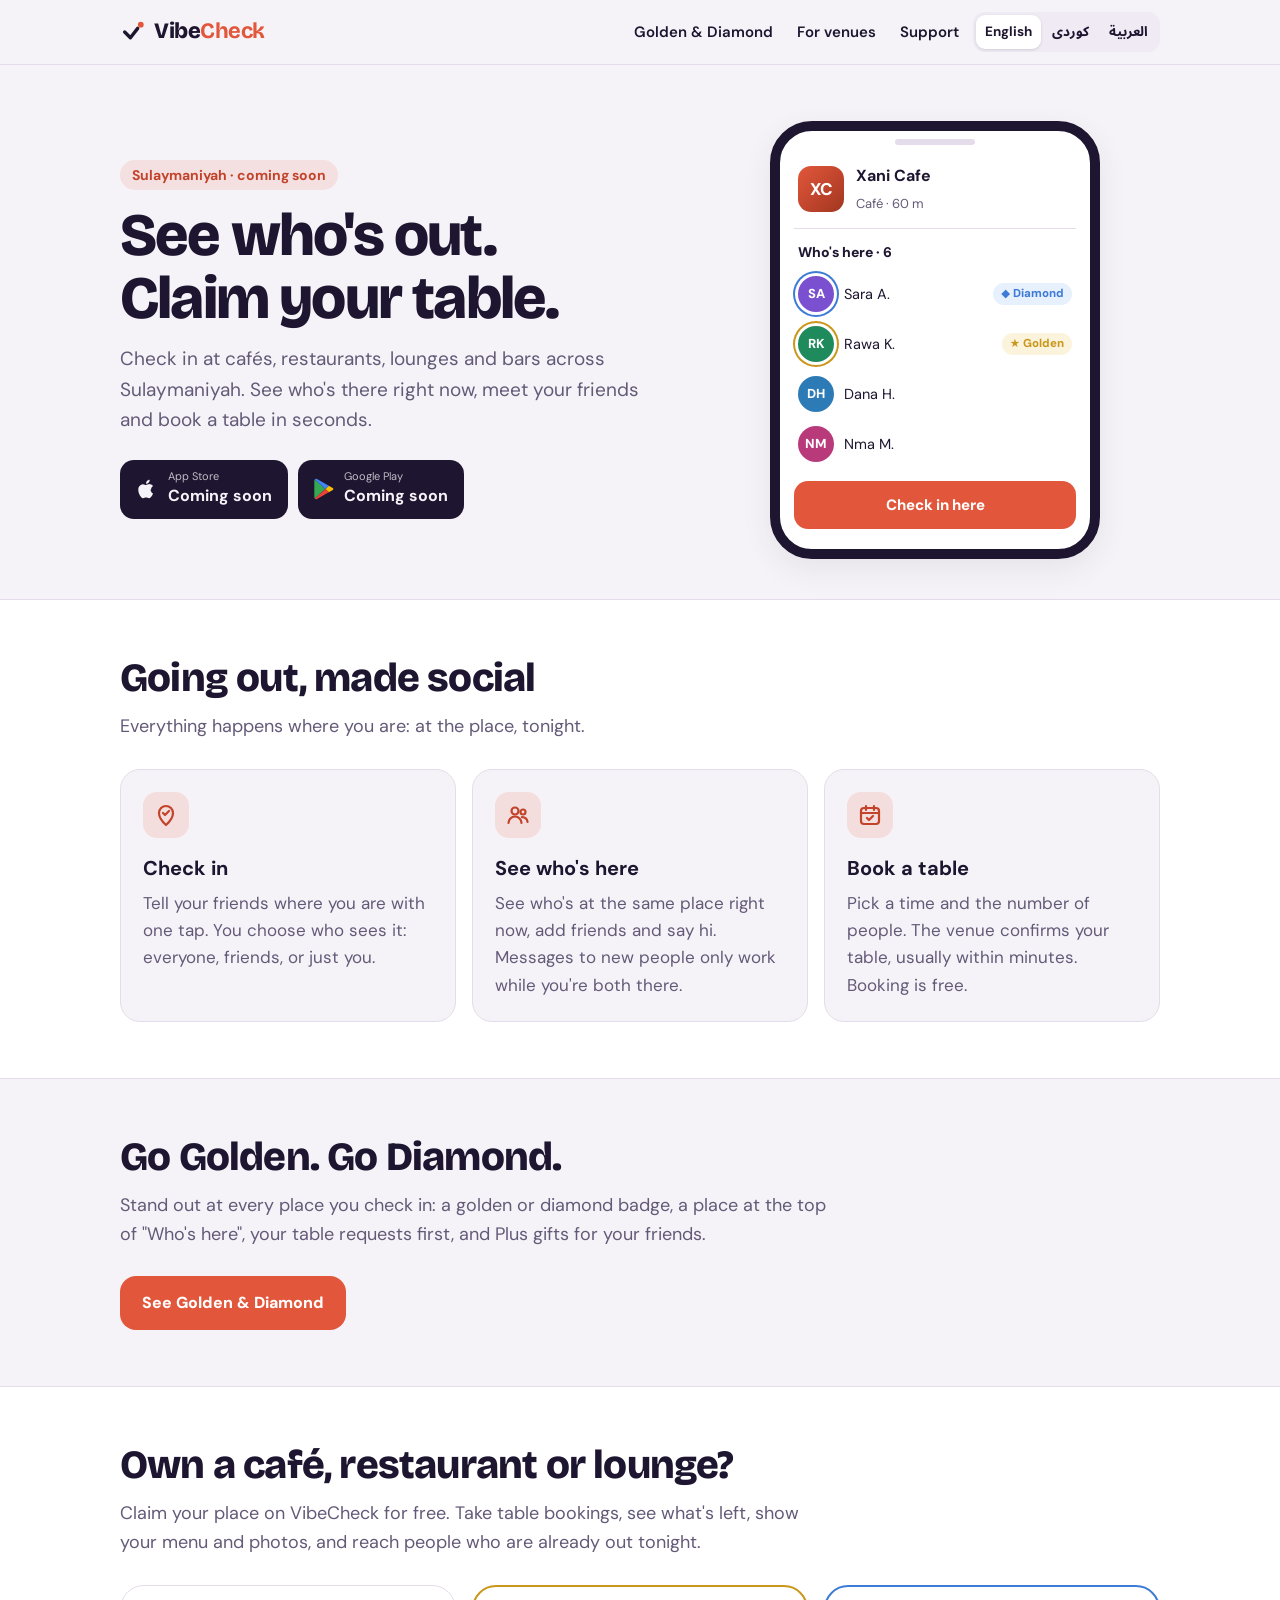
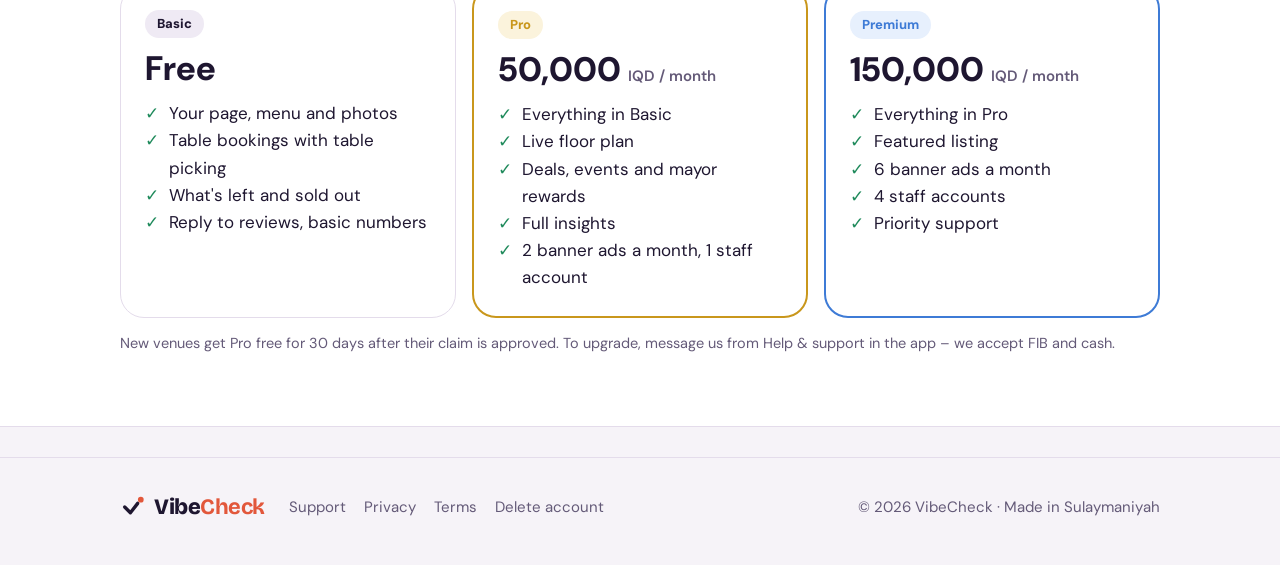
<file: website/index.html>
<!doctype html>
<html lang="en" dir="ltr" data-lang="en">
<head>
<meta charset="utf-8">
<meta name="viewport" content="width=device-width,initial-scale=1,viewport-fit=cover">
<title>VibeCheck – See who's out. Claim your table.</title>
<meta name="title-en" content="VibeCheck – See who's out. Claim your table.">
<meta name="title-ckb" content="ڤایب چێک – ببینە کێ لە دەرەوەیە. مێزەکەت بگرە.">
<meta name="title-ar" content="VibeCheck – اعرف من في الخارج. احجز طاولتك.">
<meta name="description" content="Check in at cafés, restaurants, lounges and bars in Sulaymaniyah, see who's there, meet friends and book tables.">
<meta property="og:title" content="VibeCheck – See who's out. Claim your table.">
<meta property="og:description" content="Check in at cafés and restaurants in Sulaymaniyah, meet friends there and book tables in seconds.">
<meta property="og:image" content="assets/icon-512.png">
<link rel="icon" href="assets/favicon.png">
<link rel="apple-touch-icon" href="assets/apple-touch-icon.png">
<link rel="preconnect" href="https://fonts.googleapis.com"><link rel="preconnect" href="https://fonts.gstatic.com" crossorigin>
<link href="https://fonts.googleapis.com/css2?family=Bricolage+Grotesque:opsz,wght@12..96,800&family=DM+Sans:wght@400;600;700;800&family=Noto+Sans+Arabic:wght@400;600;700;800&display=swap" rel="stylesheet">
<link rel="stylesheet" href="assets/style.css">
</head>
<body>
<div id="top"></div>

<main>
<section class="hero">
  <div class="wrap">
    <div>
      <span class="eyebrow" data-l="en">Sulaymaniyah · coming soon</span>
      <span class="eyebrow" data-l="ckb">سلێمانی · بەم زووانە</span>
      <span class="eyebrow" data-l="ar">السليمانية · قريباً</span>
      <h1 data-l="en">See who's out.<br>Claim your table.</h1>
      <h1 data-l="ckb">ببینە کێ لە دەرەوەیە.<br>مێزەکەت بگرە.</h1>
      <h1 data-l="ar">اعرف من في الخارج.<br>احجز طاولتك.</h1>
      <p class="lead" data-l="en">Check in at cafés, restaurants, lounges and bars across Sulaymaniyah. See who's there right now, meet your friends and book a table in seconds.</p>
      <p class="lead" data-l="ckb">لە کافێ، چێشتخانە، لاونج و بارەکانی سلێمانی چێک‌ئین بکە. ببینە ئێستا کێ لەوێیە، هاوڕێکانت ببینە و لە چەند چرکەیەکدا مێز حجز بکە.</p>
      <p class="lead" data-l="ar">سجّل حضورك في مقاهي ومطاعم وصالات وبارات السليمانية. اعرف من هناك الآن، التقِ بأصدقائك واحجز طاولة خلال ثوانٍ.</p>
      <div class="stores">
        <span class="store" aria-disabled="true"><svg width="22" height="22" viewBox="0 0 24 24" fill="currentColor" aria-hidden="true"><path d="M16.4 12.6c0-2.6 2.1-3.8 2.2-3.9-1.2-1.8-3.1-2-3.7-2-1.6-.2-3.1.9-3.9.9-.8 0-2-.9-3.4-.9-1.7 0-3.3 1-4.2 2.6-1.8 3.1-.5 7.7 1.3 10.2.8 1.2 1.8 2.6 3.1 2.5 1.2 0 1.7-.8 3.2-.8s1.9.8 3.2.8c1.3 0 2.2-1.2 3-2.4.9-1.4 1.3-2.7 1.3-2.8 0 0-2.6-1-2.6-4.2zM13.9 4.9c.7-.8 1.1-2 1-3.1-1 0-2.2.7-2.9 1.5-.6.7-1.2 1.9-1 3 1.1.1 2.2-.6 2.9-1.4z"/></svg><span><small>App Store</small><b data-l="en">Coming soon</b><b data-l="ckb">بەم زووانە</b><b data-l="ar">قريباً</b></span></span>
        <span class="store" aria-disabled="true"><svg width="20" height="22" viewBox="0 0 24 26" aria-hidden="true"><path d="M1 1.5 13.6 13 1 24.5c-.4-.2-.6-.7-.6-1.2V2.7c0-.5.2-1 .6-1.2z" fill="#34A853"/><path d="m17.8 9.2-4.2 3.8 4.2 3.8 4.7-2.7c1-.6 1-1.6 0-2.2l-4.7-2.7z" fill="#FBBC04"/><path d="M1 24.5 13.6 13l4.2 3.8L3.1 25.2c-.8.4-1.6.2-2.1-.7z" fill="#EA4335"/><path d="M1 1.5c.5-.9 1.3-1.1 2.1-.7l14.7 8.4-4.2 3.8L1 1.5z" fill="#4285F4"/></svg><span><small>Google Play</small><b data-l="en">Coming soon</b><b data-l="ckb">بەم زووانە</b><b data-l="ar">قريباً</b></span></span>
      </div>
    </div>

    <div class="phone" aria-hidden="true">
      <div class="p-venue"><div class="p-logo">XC</div><div><b><bdi>Xani Cafe</bdi></b><small data-l="en">Café · 60 m</small><small data-l="ckb">کافێ · 60 م</small><small data-l="ar">مقهى · 60 م</small></div></div>
      <div class="p-title"><span data-l="en">Who's here · 6</span><span data-l="ckb">کێ لێرەیە · 6</span><span data-l="ar">من هنا · 6</span></div>
      <div class="p-person"><span class="av dia" style="background:#7A4FD0">SA</span><bdi>Sara A.</bdi><span class="tag dia">◆ Diamond</span></div>
      <div class="p-person"><span class="av gold" style="background:#1F8A5B">RK</span><bdi>Rawa K.</bdi><span class="tag gold">★ Golden</span></div>
      <div class="p-person"><span class="av" style="background:#2C7BB6">DH</span><bdi>Dana H.</bdi></div>
      <div class="p-person"><span class="av" style="background:#B83A7A">NM</span><bdi>Nma M.</bdi></div>
      <div class="p-btn"><span data-l="en">Check in here</span><span data-l="ckb">لێرە چێک‌ئین بکە</span><span data-l="ar">سجّل حضورك هنا</span></div>
    </div>
  </div>
</section>

<section class="block alt">
  <div class="wrap">
    <h2 data-l="en">Going out, made social</h2><h2 data-l="ckb">دەرچوون، بە شێوەیەکی کۆمەڵایەتی</h2><h2 data-l="ar">الخروج، بطريقة اجتماعية</h2>
    <p class="sub" data-l="en">Everything happens where you are: at the place, tonight.</p>
    <p class="sub" data-l="ckb">هەموو شتێک لەو شوێنەدا ڕوودەدات کە تۆی لێیت: ئەمشەو.</p>
    <p class="sub" data-l="ar">كل شيء يحدث حيث أنت: في المكان، الليلة.</p>
    <div class="cards">
      <div class="card">
        <div class="ico"><svg width="24" height="24" viewBox="0 0 24 24" fill="none" stroke="currentColor" stroke-width="2.2" stroke-linecap="round" stroke-linejoin="round" aria-hidden="true"><path d="M12 22s7-6.2 7-12a7 7 0 0 0-14 0c0 5.8 7 12 7 12z"/><path d="m9 10 2 2 4-4"/></svg></div>
        <h3 data-l="en">Check in</h3><h3 data-l="ckb">چێک‌ئین</h3><h3 data-l="ar">سجّل حضورك</h3>
        <p data-l="en">Tell your friends where you are with one tap. You choose who sees it: everyone, friends, or just you.</p>
        <p data-l="ckb">بە یەک دەستلێدان بە هاوڕێکانت بڵێ لە کوێیت. خۆت دیاری دەکەیت کێ دەیبینێت: هەمووان، هاوڕێکان، یان تەنها خۆت.</p>
        <p data-l="ar">أخبر أصدقاءك أين أنت بلمسة واحدة. أنت تختار من يراه: الجميع، الأصدقاء، أو أنت فقط.</p>
      </div>
      <div class="card">
        <div class="ico"><svg width="24" height="24" viewBox="0 0 24 24" fill="none" stroke="currentColor" stroke-width="2.2" stroke-linecap="round" stroke-linejoin="round" aria-hidden="true"><circle cx="9" cy="8" r="3.5"/><path d="M2.5 20a6.5 6.5 0 0 1 13 0"/><circle cx="17" cy="9" r="2.5"/><path d="M16 14.2a5 5 0 0 1 5.5 4.8"/></svg></div>
        <h3 data-l="en">See who's here</h3><h3 data-l="ckb">ببینە کێ لێرەیە</h3><h3 data-l="ar">اعرف من هنا</h3>
        <p data-l="en">See who's at the same place right now, add friends and say hi. Messages to new people only work while you're both there.</p>
        <p data-l="ckb">ببینە ئێستا کێ لە هەمان شوێنە، هاوڕێ زیاد بکە و سڵاو بکە. نامە بۆ کەسانی نوێ تەنها کاتێک کار دەکات کە هەردووکتان لەوێن.</p>
        <p data-l="ar">اعرف من في المكان نفسه الآن، أضف أصدقاء وقل مرحباً. الرسائل للأشخاص الجدد تعمل فقط أثناء وجودكما هناك.</p>
      </div>
      <div class="card">
        <div class="ico"><svg width="24" height="24" viewBox="0 0 24 24" fill="none" stroke="currentColor" stroke-width="2.2" stroke-linecap="round" stroke-linejoin="round" aria-hidden="true"><rect x="3" y="5" width="18" height="16" rx="3"/><path d="M3 10h18M8 3v4M16 3v4"/><path d="m9 15 2 2 4-4"/></svg></div>
        <h3 data-l="en">Book a table</h3><h3 data-l="ckb">مێز حجز بکە</h3><h3 data-l="ar">احجز طاولة</h3>
        <p data-l="en">Pick a time and the number of people. The venue confirms your table, usually within minutes. Booking is free.</p>
        <p data-l="ckb">کات و ژمارەی کەسەکان هەڵبژێرە. شوێنەکە مێزەکەت پشتڕاست دەکاتەوە، زۆرجار لە چەند خولەکێکدا. حجزکردن بەخۆڕاییە.</p>
        <p data-l="ar">اختر الوقت وعدد الأشخاص. يؤكد المكان طاولتك، غالباً خلال دقائق. الحجز مجاني.</p>
      </div>
    </div>
  </div>
</section>

<section class="block">
  <div class="wrap">
    <h2 data-l="en">Go Golden. Go Diamond.</h2><h2 data-l="ckb">ببە بە گۆڵدن. ببە بە دایمەند.</h2><h2 data-l="ar">كن ذهبياً. كن ماسياً.</h2>
    <p class="sub" data-l="en">Stand out at every place you check in: a golden or diamond badge, a place at the top of "Who's here", your table requests first, and Plus gifts for your friends.</p>
    <p class="sub" data-l="ckb">لە هەموو شوێنێک دیار بە: نیشانەی گۆڵدن یان دایمەند، شوێنی سەرەوە لە «کێ لێرەیە»، داواکاری مێزەکەت یەکەم دەبینرێت، و دیاری Plus بۆ هاوڕێکانت.</p>
    <p class="sub" data-l="ar">تميّز في كل مكان تسجّل فيه: شارة ذهبية أو ماسية، مكان في أعلى «من هنا»، طلبات طاولتك أولاً، وهدايا Plus لأصدقائك.</p>
    <a class="btn primary" href="plans.html"><span data-l="en">See Golden &amp; Diamond</span><span data-l="ckb">گۆڵدن و دایمەند ببینە</span><span data-l="ar">اطّلع على الذهبي والماسي</span></a>
  </div>
</section>

<section class="block alt" id="venues">
  <div class="wrap">
    <h2 data-l="en">Own a café, restaurant or lounge?</h2><h2 data-l="ckb">خاوەنی کافێ، چێشتخانە یان لاونجیت؟</h2><h2 data-l="ar">تملك مقهى أو مطعماً أو صالة؟</h2>
    <p class="sub" data-l="en">Claim your place on VibeCheck for free. Take table bookings, see what's left, show your menu and photos, and reach people who are already out tonight.</p>
    <p class="sub" data-l="ckb">شوێنەکەت لە ڤایب چێک بەخۆڕایی وەربگرە. حجزی مێز وەربگرە، ببینە چی ماوە، مینیو و وێنەکانت پیشان بدە، و بگە بەو کەسانەی ئەمشەو لە دەرەوەن.</p>
    <p class="sub" data-l="ar">سجّل مكانك على VibeCheck مجاناً. استقبل حجوزات الطاولات، اعرف ما تبقّى، اعرض قائمتك وصورك، وصِل إلى الناس الموجودين في الخارج الليلة.</p>
    <div class="plans">
      <div class="plan plus">
        <span class="badge">Basic</span>
        <div class="price"><span data-l="en">Free</span><span data-l="ckb">بەخۆڕایی</span><span data-l="ar">مجاني</span></div>
        <ul data-l="en"><li>Your page, menu and photos</li><li>Table bookings with table picking</li><li>What's left and sold out</li><li>Reply to reviews, basic numbers</li></ul>
        <ul data-l="ckb"><li>پەڕە، مینیو و وێنەکانت</li><li>حجزی مێز لەگەڵ هەڵبژاردنی مێز</li><li>چی ماوە و پڕبوون</li><li>وەڵامی هەڵسەنگاندن، ژمارە سەرەکییەکان</li></ul>
        <ul data-l="ar"><li>صفحتك وقائمتك وصورك</li><li>حجوزات الطاولات مع اختيار الطاولة</li><li>ما تبقّى والامتلاء</li><li>الرد على التقييمات، أرقام أساسية</li></ul>
      </div>
      <div class="plan gold">
        <span class="badge">Pro</span>
        <div class="price">50,000 <small>IQD / <span data-l="en">month</span><span data-l="ckb">مانگ</span><span data-l="ar">شهر</span></small></div>
        <ul data-l="en"><li>Everything in Basic</li><li>Live floor plan</li><li>Deals, events and mayor rewards</li><li>Full insights</li><li>2 banner ads a month, 1 staff account</li></ul>
        <ul data-l="ckb"><li>هەموو شتێکی Basic</li><li>نەخشەی مێزەکان بە زیندوویی</li><li>داشکاندن، بۆنە و خەڵاتی مەیەر</li><li>ئامارە تەواوەکان</li><li>2 ڕیکلامی بانەر لە مانگێکدا، 1 هەژماری کارمەند</li></ul>
        <ul data-l="ar"><li>كل ما في Basic</li><li>مخطط الطاولات مباشرة</li><li>عروض وفعاليات ومكافآت العمدة</li><li>إحصاءات كاملة</li><li>إعلانان شهرياً، حساب موظف واحد</li></ul>
      </div>
      <div class="plan dia">
        <span class="badge">Premium</span>
        <div class="price">150,000 <small>IQD / <span data-l="en">month</span><span data-l="ckb">مانگ</span><span data-l="ar">شهر</span></small></div>
        <ul data-l="en"><li>Everything in Pro</li><li>Featured listing</li><li>6 banner ads a month</li><li>4 staff accounts</li><li>Priority support</li></ul>
        <ul data-l="ckb"><li>هەموو شتێکی Pro</li><li>دەرکەوتنی تایبەت</li><li>6 ڕیکلامی بانەر لە مانگێکدا</li><li>4 هەژماری کارمەند</li><li>یارمەتیی پێشینە</li></ul>
        <ul data-l="ar"><li>كل ما في Pro</li><li>ظهور مميّز</li><li>6 إعلانات شهرياً</li><li>4 حسابات موظفين</li><li>دعم ذو أولوية</li></ul>
      </div>
    </div>
    <p class="note" data-l="en">New venues get Pro free for 30 days after their claim is approved. To upgrade, message us from Help &amp; support in the app – we accept FIB and cash.</p>
    <p class="note" data-l="ckb">شوێنە نوێیەکان دوای پەسەندکردنی داواکارییەکەیان 30 ڕۆژ Pro بەخۆڕایی وەردەگرن. بۆ بەرزکردنەوە، لە ئەپەکە لە «یارمەتی» نامەمان بۆ بنێرە – FIB و پارەی کاش وەردەگرین.</p>
    <p class="note" data-l="ar">تحصل الأماكن الجديدة على Pro مجاناً لمدة 30 يوماً بعد قبول طلبها. للترقية، راسلنا من «المساعدة والدعم» في التطبيق – نقبل FIB والدفع النقدي.</p>
  </div>
</section>
</main>

<div id="foot"></div>
<script src="assets/site.js"></script>
</body>
</html>
</file>
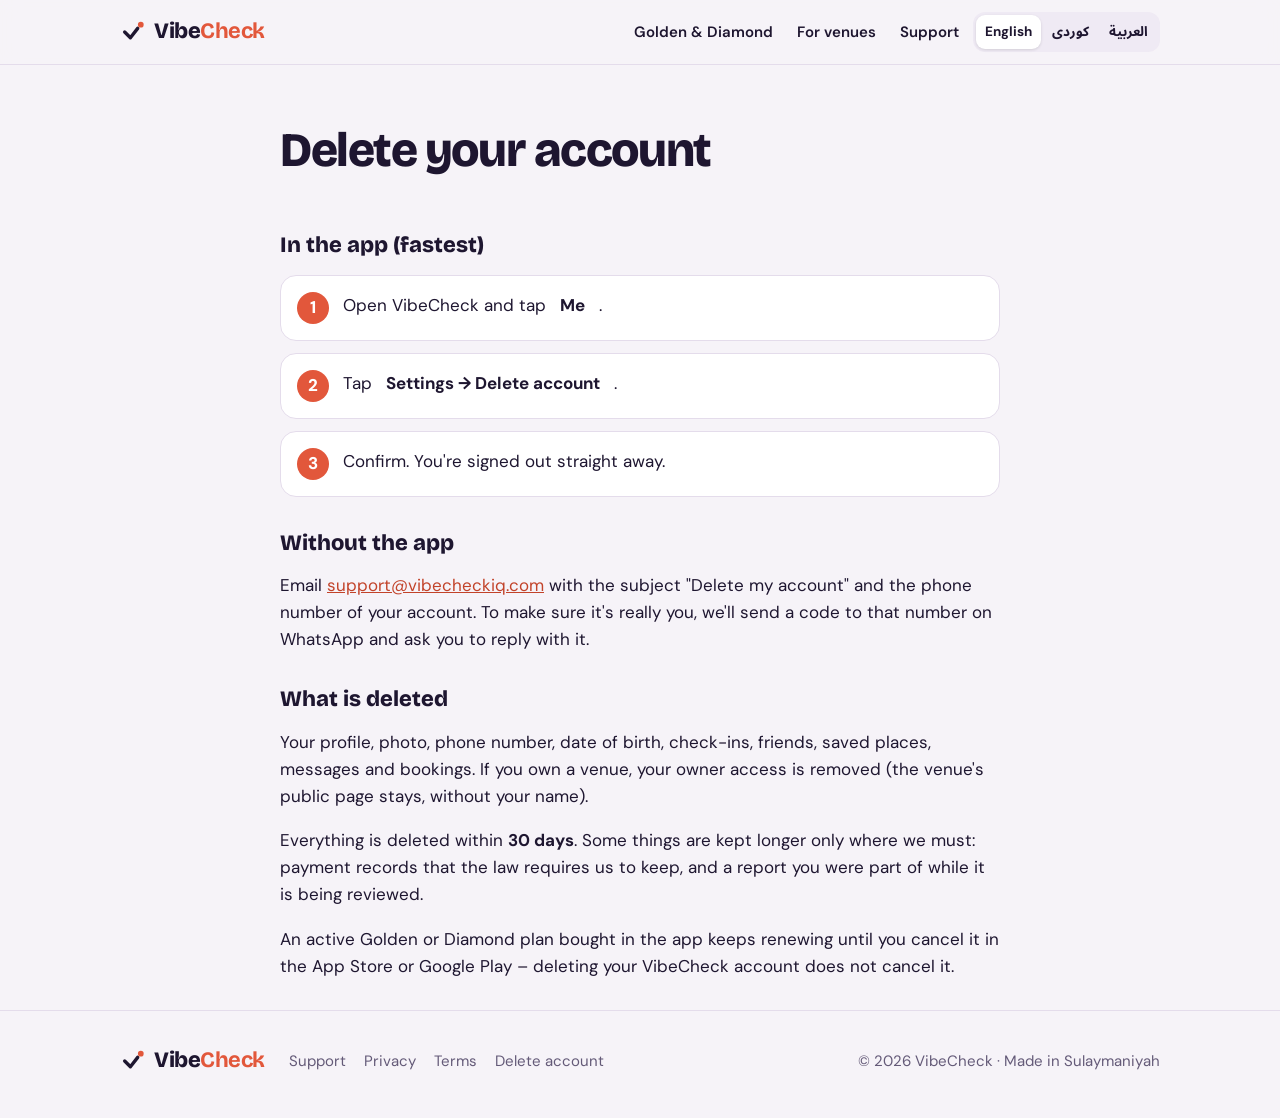
<file: website/delete-account.html>
<!doctype html>
<html lang="en" dir="ltr" data-lang="en">
<head>
<meta charset="utf-8">
<meta name="viewport" content="width=device-width,initial-scale=1,viewport-fit=cover">
<title>Delete your account – VibeCheck</title>
<meta name="title-en" content="Delete your account – VibeCheck">
<meta name="title-ckb" content="سڕینەوەی هەژمار – ڤایب چێک">
<meta name="title-ar" content="حذف الحساب – VibeCheck">
<meta name="description" content="How to delete your VibeCheck account and what happens to your data.">
<link rel="icon" href="assets/favicon.png">
<link rel="apple-touch-icon" href="assets/apple-touch-icon.png">
<link rel="preconnect" href="https://fonts.googleapis.com"><link rel="preconnect" href="https://fonts.gstatic.com" crossorigin>
<link href="https://fonts.googleapis.com/css2?family=Bricolage+Grotesque:opsz,wght@12..96,800&family=DM+Sans:wght@400;600;700;800&family=Noto+Sans+Arabic:wght@400;600;700;800&display=swap" rel="stylesheet">
<link rel="stylesheet" href="assets/style.css">
</head>
<body>
<div id="top"></div>
<main class="legal">
<section class="page-head"><div class="wrap narrow">
  <h1 data-l="en">Delete your account</h1><h1 data-l="ckb">سڕینەوەی هەژمار</h1><h1 data-l="ar">حذف حسابك</h1>
</div></section>
<div class="wrap narrow">
<div data-l="en">
  <h2>In the app (fastest)</h2>
  <ol class="steps"><li>Open VibeCheck and tap <b>Me</b>.</li><li>Tap <b>Settings → Delete account</b>.</li><li>Confirm. You're signed out straight away.</li></ol>
  <h2>Without the app</h2>
  <p>Email <a class="ltr" href="mailto:support@vibecheckiq.com?subject=Delete%20my%20account">support@vibecheckiq.com</a> with the subject "Delete my account" and the phone number of your account. To make sure it's really you, we'll send a code to that number on WhatsApp and ask you to reply with it.</p>
  <h2>What is deleted</h2>
  <p>Your profile, photo, phone number, date of birth, check-ins, friends, saved places, messages and bookings. If you own a venue, your owner access is removed (the venue's public page stays, without your name).</p>
  <p>Everything is deleted within <b>30 days</b>. Some things are kept longer only where we must: payment records that the law requires us to keep, and a report you were part of while it is being reviewed.</p>
  <p>An active Golden or Diamond plan bought in the app keeps renewing until you cancel it in the App Store or Google Play – deleting your VibeCheck account does not cancel it.</p>
</div>
<div data-l="ckb">
  <h2>لە ئەپەکەدا (خێراترین)</h2>
  <ol class="steps"><li>ڤایب چێک بکەرەوە و <b>من</b> دابگرە.</li><li><b>ڕێکخستنەکان ← سڕینەوەی هەژمار</b> دابگرە.</li><li>پشتڕاستی بکەرەوە. یەکسەر لە هەژمارەکە دەچیتە دەرەوە.</li></ol>
  <h2>بەبێ ئەپەکە</h2>
  <p>ئیمەیڵ بنێرە بۆ <a class="ltr" href="mailto:support@vibecheckiq.com?subject=Delete%20my%20account">support@vibecheckiq.com</a> بە ناونیشانی «سڕینەوەی هەژمارەکەم» و ژمارەی مۆبایلی هەژمارەکەت. بۆ دڵنیابوون لەوەی خۆتیت، کۆدێک بە واتسئاپ بۆ ئەو ژمارەیە دەنێرین و داوات لێ دەکەین بۆمانی بنێریتەوە.</p>
  <h2>چی دەسڕدرێتەوە</h2>
  <p>پڕۆفایل، وێنە، ژمارەی مۆبایل، بەرواری لەدایکبوون، چێک‌ئینەکان، هاوڕێکان، شوێنە پاشەکەوتکراوەکان، نامەکان و حجزەکانت. ئەگەر خاوەنی شوێنێکیت، دەسەڵاتی خاوەنداریت لادەبرێت (پەڕە گشتییەکەی شوێنەکە دەمێنێتەوە، بەبێ ناوی تۆ).</p>
  <p>هەموو شتێک لە ماوەی <b>30 ڕۆژ</b>دا دەسڕدرێتەوە. هەندێک شت تەنها کاتێک زیاتر دەهێڵرێتەوە کە ناچارین: تۆماری پارەدان کە یاسا داوای دەکات، و ڕاپۆرتێک کە تۆ تێیدا بوویت تا پێداچوونەوەی تەواو دەبێت.</p>
  <p>پلانی گۆڵدن یان دایمەندی چالاک کە لە ئەپەکەدا کڕدراوە، بەردەوام نوێ دەبێتەوە تا لە App Store یان Google Play هەڵیدەوەشێنیتەوە – سڕینەوەی هەژماری ڤایب چێک هەڵینناوەشێنێتەوە.</p>
</div>
<div data-l="ar">
  <h2>من التطبيق (الأسرع)</h2>
  <ol class="steps"><li>افتح VibeCheck واضغط <b>أنا</b>.</li><li>اضغط <b>الإعدادات ← حذف الحساب</b>.</li><li>أكّد. يتم تسجيل خروجك فوراً.</li></ol>
  <h2>بدون التطبيق</h2>
  <p>أرسل بريداً إلى <a class="ltr" href="mailto:support@vibecheckiq.com?subject=Delete%20my%20account">support@vibecheckiq.com</a> بعنوان «احذف حسابي» مع رقم هاتف حسابك. للتأكد أنه أنت، سنرسل رمزاً إلى ذلك الرقم عبر واتساب ونطلب منك إرساله إلينا.</p>
  <h2>ما الذي يُحذف</h2>
  <p>ملفك الشخصي وصورتك ورقم هاتفك وتاريخ ميلادك وتسجيلات حضورك وأصدقاؤك والأماكن المحفوظة ورسائلك وحجوزاتك. إن كنت تملك مكاناً، تُزال صلاحية المالك (تبقى صفحة المكان العامة بدون اسمك).</p>
  <p>يُحذف كل شيء خلال <b>30 يوماً</b>. نحتفظ ببعض الأشياء لمدة أطول فقط عند الضرورة: سجلات الدفع التي يُلزمنا القانون بها، وبلاغ كنت طرفاً فيه أثناء مراجعته.</p>
  <p>خطة الذهبي أو الماسي المشتراة داخل التطبيق تستمر بالتجدد حتى تلغيها من App Store أو Google Play – حذف حساب VibeCheck لا يلغيها.</p>
</div>
</div>
</main>
<div id="foot"></div>
<script src="assets/site.js"></script>
</body>
</html>
</file>
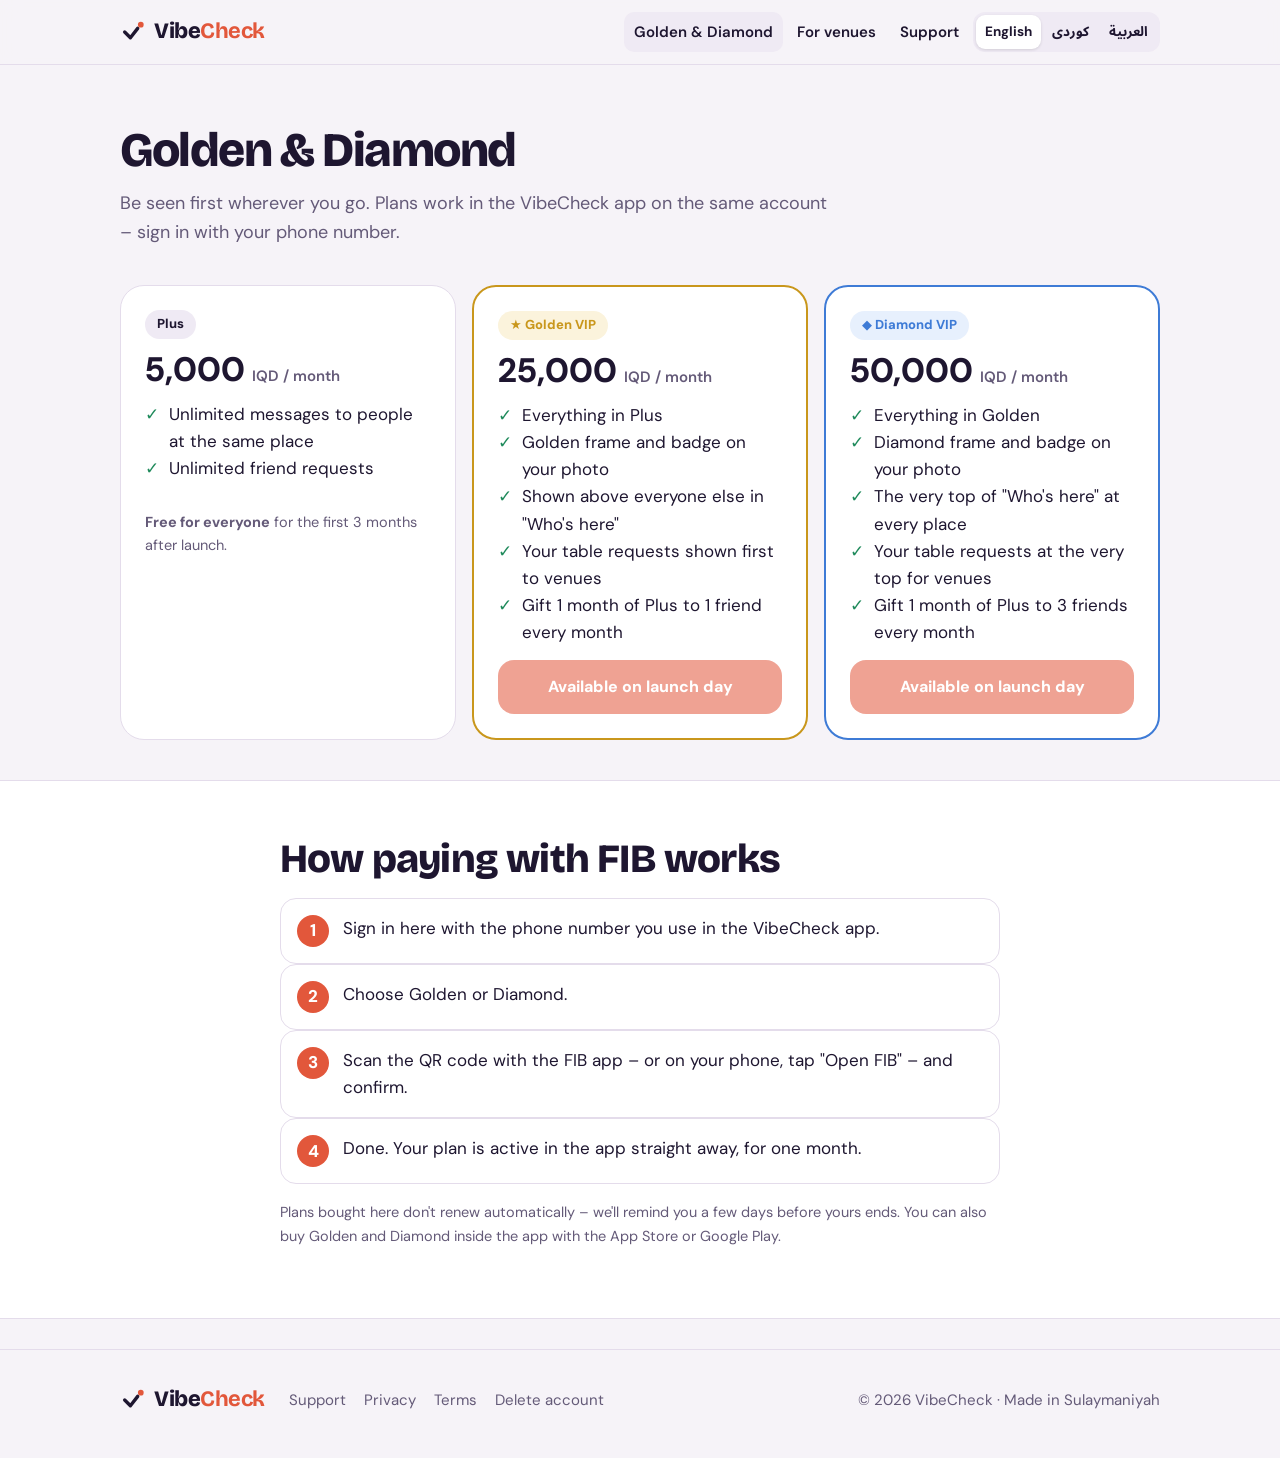
<file: website/plans.html>
<!doctype html>
<html lang="en" dir="ltr" data-lang="en">
<head>
<meta charset="utf-8">
<meta name="viewport" content="width=device-width,initial-scale=1,viewport-fit=cover">
<title>Golden & Diamond – VibeCheck</title>
<meta name="title-en" content="Golden & Diamond – VibeCheck">
<meta name="title-ckb" content="گۆڵدن و دایمەند – ڤایب چێک">
<meta name="title-ar" content="الذهبي والماسي – VibeCheck">
<meta name="description" content="VibeCheck plans: Plus, Golden VIP and Diamond VIP. Pay with FIB.">
<link rel="icon" href="assets/favicon.png">
<link rel="apple-touch-icon" href="assets/apple-touch-icon.png">
<link rel="preconnect" href="https://fonts.googleapis.com"><link rel="preconnect" href="https://fonts.gstatic.com" crossorigin>
<link href="https://fonts.googleapis.com/css2?family=Bricolage+Grotesque:opsz,wght@12..96,800&family=DM+Sans:wght@400;600;700;800&family=Noto+Sans+Arabic:wght@400;600;700;800&display=swap" rel="stylesheet">
<link rel="stylesheet" href="assets/style.css">
</head>
<body>
<div id="top"></div>
<main>
<section class="page-head"><div class="wrap">
  <h1 data-l="en">Golden &amp; Diamond</h1><h1 data-l="ckb">گۆڵدن و دایمەند</h1><h1 data-l="ar">الذهبي والماسي</h1>
  <p class="sub" data-l="en">Be seen first wherever you go. Plans work in the VibeCheck app on the same account – sign in with your phone number.</p>
  <p class="sub" data-l="ckb">لە هەر شوێنێک بیت یەکەم کەس بە کە دەبینرێت. پلانەکان لە ئەپی ڤایب چێک لەسەر هەمان هەژمار کار دەکەن – بە ژمارەی مۆبایلەکەت بچۆ ژوورەوە.</p>
  <p class="sub" data-l="ar">كن أول من يُرى أينما ذهبت. تعمل الخطط في تطبيق VibeCheck على الحساب نفسه – سجّل الدخول برقم هاتفك.</p>
</div></section>

<section style="padding-bottom:40px"><div class="wrap">
  <div class="plans">
    <div class="plan plus">
      <span class="badge">Plus</span>
      <div class="price">5,000 <small>IQD / <span data-l="en">month</span><span data-l="ckb">مانگ</span><span data-l="ar">شهر</span></small></div>
      <ul data-l="en"><li>Unlimited messages to people at the same place</li><li>Unlimited friend requests</li></ul>
      <ul data-l="ckb"><li>نامەی بێسنوور بۆ ئەو کەسانەی لە هەمان شوێنن</li><li>داواکاریی هاوڕێیەتیی بێسنوور</li></ul>
      <ul data-l="ar"><li>رسائل غير محدودة للأشخاص في المكان نفسه</li><li>طلبات صداقة غير محدودة</li></ul>
      <p class="note" data-l="en"><b>Free for everyone</b> for the first 3 months after launch.</p>
      <p class="note" data-l="ckb"><b>بۆ هەمووان بەخۆڕاییە</b> بۆ 3 مانگی یەکەم دوای بڵاوکردنەوە.</p>
      <p class="note" data-l="ar"><b>مجاني للجميع</b> خلال أول 3 أشهر بعد الإطلاق.</p>
    </div>

    <div class="plan gold">
      <span class="badge">★ Golden VIP</span>
      <div class="price">25,000 <small>IQD / <span data-l="en">month</span><span data-l="ckb">مانگ</span><span data-l="ar">شهر</span></small></div>
      <ul data-l="en"><li>Everything in Plus</li><li>Golden frame and badge on your photo</li><li>Shown above everyone else in "Who's here"</li><li>Your table requests shown first to venues</li><li>Gift 1 month of Plus to 1 friend every month</li></ul>
      <ul data-l="ckb"><li>هەموو شتێکی Plus</li><li>چوارچێوە و نیشانەی زێڕین لەسەر وێنەکەت</li><li>لە «کێ لێرەیە» لە سەرووی هەمووانەوە دەردەکەویت</li><li>داواکاری مێزەکەت یەکەم بە شوێنەکان پیشان دەدرێت</li><li>هەموو مانگێک 1 مانگ Plus بە 1 هاوڕێ دیاری بدە</li></ul>
      <ul data-l="ar"><li>كل ما في Plus</li><li>إطار وشارة ذهبية على صورتك</li><li>تظهر فوق الجميع في «من هنا»</li><li>طلبات طاولتك تظهر أولاً للأماكن</li><li>أهدِ شهراً من Plus لصديق واحد كل شهر</li></ul>
      <span class="btn primary disabled" aria-disabled="true"><span data-l="en">Available on launch day</span><span data-l="ckb">لە ڕۆژی بڵاوکردنەوە بەردەست دەبێت</span><span data-l="ar">متاح يوم الإطلاق</span></span>
    </div>

    <div class="plan dia">
      <span class="badge">◆ Diamond VIP</span>
      <div class="price">50,000 <small>IQD / <span data-l="en">month</span><span data-l="ckb">مانگ</span><span data-l="ar">شهر</span></small></div>
      <ul data-l="en"><li>Everything in Golden</li><li>Diamond frame and badge on your photo</li><li>The very top of "Who's here" at every place</li><li>Your table requests at the very top for venues</li><li>Gift 1 month of Plus to 3 friends every month</li></ul>
      <ul data-l="ckb"><li>هەموو شتێکی گۆڵدن</li><li>چوارچێوە و نیشانەی ئەڵماس لەسەر وێنەکەت</li><li>لە هەموو شوێنێک لە سەرەوەی «کێ لێرەیە»</li><li>داواکاری مێزەکەت لە سەرەوەی هەمووان بۆ شوێنەکان</li><li>هەموو مانگێک 1 مانگ Plus بە 3 هاوڕێ دیاری بدە</li></ul>
      <ul data-l="ar"><li>كل ما في الذهبي</li><li>إطار وشارة ماسية على صورتك</li><li>أعلى «من هنا» في كل مكان</li><li>طلبات طاولتك في الأعلى تماماً للأماكن</li><li>أهدِ شهراً من Plus لـ 3 أصدقاء كل شهر</li></ul>
      <span class="btn primary disabled" aria-disabled="true"><span data-l="en">Available on launch day</span><span data-l="ckb">لە ڕۆژی بڵاوکردنەوە بەردەست دەبێت</span><span data-l="ar">متاح يوم الإطلاق</span></span>
    </div>
  </div>
</div></section>

<section class="block alt"><div class="wrap narrow">
  <h2 data-l="en">How paying with FIB works</h2><h2 data-l="ckb">پارەدان بە FIB چۆنە</h2><h2 data-l="ar">كيف يعمل الدفع عبر FIB</h2>
  <ol class="steps" data-l="en">
    <li>Sign in here with the phone number you use in the VibeCheck app.</li>
    <li>Choose Golden or Diamond.</li>
    <li>Scan the QR code with the FIB app – or on your phone, tap "Open FIB" – and confirm.</li>
    <li>Done. Your plan is active in the app straight away, for one month.</li>
  </ol>
  <ol class="steps" data-l="ckb">
    <li>لێرە بەو ژمارە مۆبایلەی لە ئەپی ڤایب چێک بەکاری دەهێنیت بچۆ ژوورەوە.</li>
    <li>گۆڵدن یان دایمەند هەڵبژێرە.</li>
    <li>کۆدی QR بە ئەپی FIB سکان بکە – یان لە مۆبایلەکەت «کردنەوەی FIB» دابگرە – و پشتڕاستی بکەرەوە.</li>
    <li>تەواو. پلانەکەت یەکسەر لە ئەپەکە بۆ ماوەی یەک مانگ چالاک دەبێت.</li>
  </ol>
  <ol class="steps" data-l="ar">
    <li>سجّل الدخول هنا برقم الهاتف الذي تستخدمه في تطبيق VibeCheck.</li>
    <li>اختر الذهبي أو الماسي.</li>
    <li>امسح رمز QR بتطبيق FIB – أو على هاتفك اضغط «فتح FIB» – ثم أكّد.</li>
    <li>تم. تصبح خطتك فعّالة في التطبيق فوراً لمدة شهر.</li>
  </ol>
  <p class="note" data-l="en">Plans bought here don't renew automatically – we'll remind you a few days before yours ends. You can also buy Golden and Diamond inside the app with the App Store or Google Play.</p>
  <p class="note" data-l="ckb">ئەو پلانانەی لێرە دەکڕدرێن خۆکارانە نوێ نابنەوە – چەند ڕۆژێک پێش کۆتاییهاتنی پلانەکەت بیرت دەخەینەوە. دەتوانیت گۆڵدن و دایمەند لەناو ئەپەکەش لە ڕێگەی App Store یان Google Play بکڕیت.</p>
  <p class="note" data-l="ar">الخطط المشتراة هنا لا تتجدد تلقائياً – سنذكّرك قبل انتهاء خطتك بأيام. يمكنك أيضاً شراء الذهبي والماسي داخل التطبيق عبر App Store أو Google Play.</p>
</div></section>
</main>
<div id="foot"></div>
<script src="assets/site.js"></script>
</body>
</html>
</file>
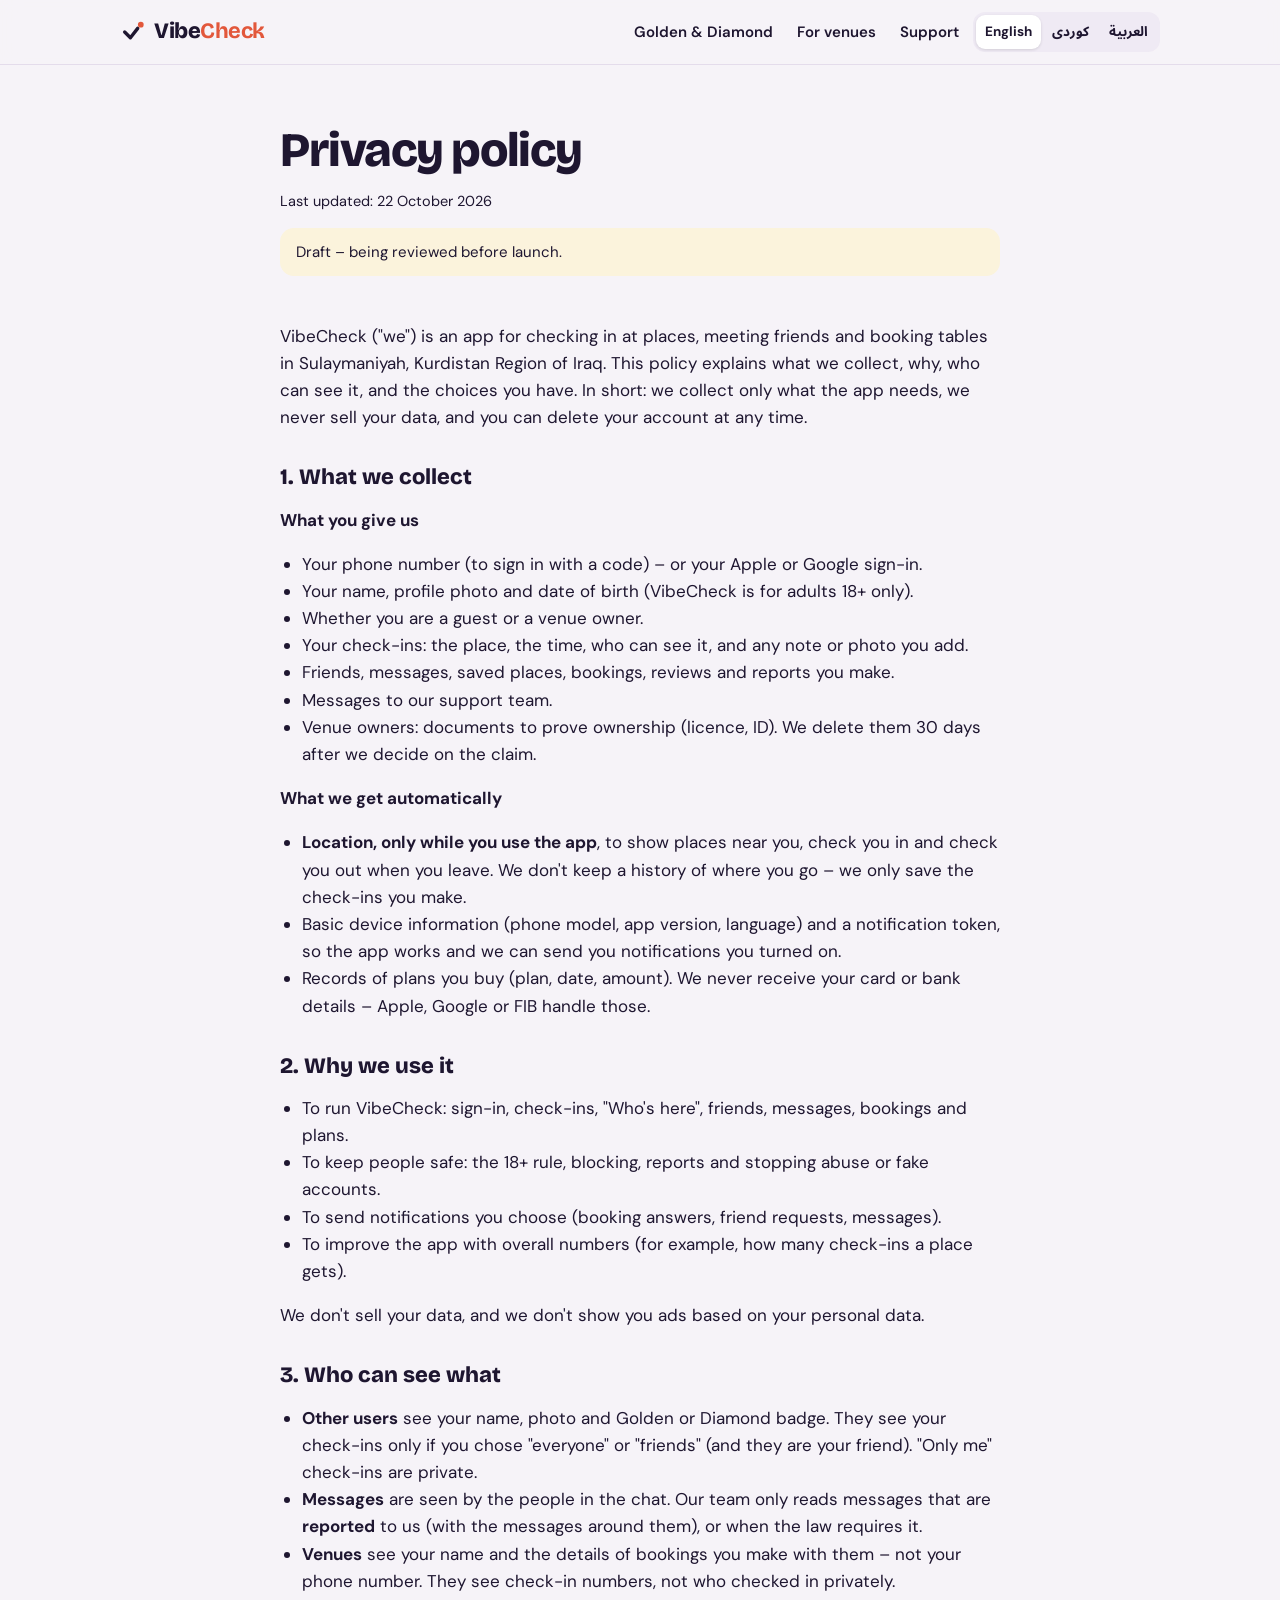
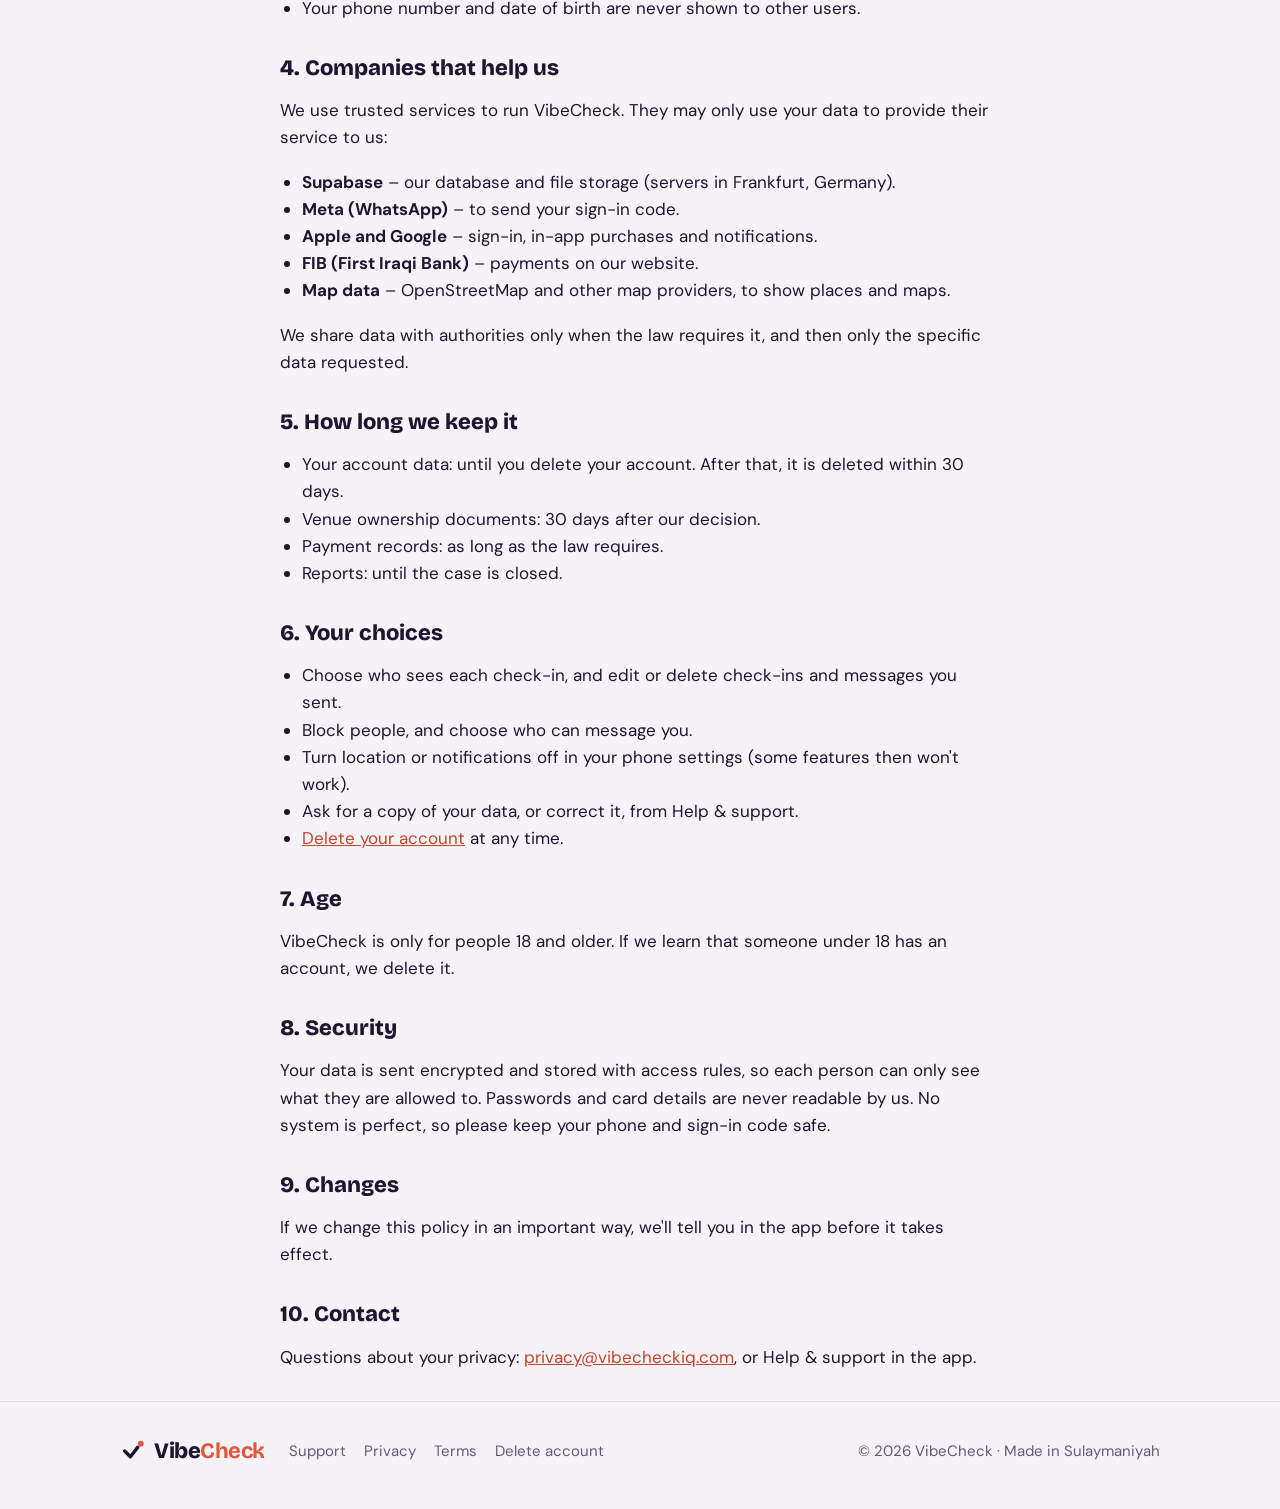
<file: website/privacy.html>
<!doctype html>
<html lang="en" dir="ltr" data-lang="en">
<head>
<meta charset="utf-8">
<meta name="viewport" content="width=device-width,initial-scale=1,viewport-fit=cover">
<title>Privacy policy – VibeCheck</title>
<meta name="title-en" content="Privacy policy – VibeCheck">
<meta name="title-ckb" content="سیاسەتی تایبەتمەندی – ڤایب چێک">
<meta name="title-ar" content="سياسة الخصوصية – VibeCheck">
<meta name="description" content="What VibeCheck collects, why, who can see it, and your choices.">
<link rel="icon" href="assets/favicon.png">
<link rel="apple-touch-icon" href="assets/apple-touch-icon.png">
<link rel="preconnect" href="https://fonts.googleapis.com"><link rel="preconnect" href="https://fonts.gstatic.com" crossorigin>
<link href="https://fonts.googleapis.com/css2?family=Bricolage+Grotesque:opsz,wght@12..96,800&family=DM+Sans:wght@400;600;700;800&family=Noto+Sans+Arabic:wght@400;600;700;800&display=swap" rel="stylesheet">
<link rel="stylesheet" href="assets/style.css">
</head>
<body>
<div id="top"></div>
<main class="legal">
<section class="page-head"><div class="wrap narrow">
  <h1 data-l="en">Privacy policy</h1><h1 data-l="ckb">سیاسەتی تایبەتمەندی</h1><h1 data-l="ar">سياسة الخصوصية</h1>
  <p class="note" data-l="en">Last updated: 22 October 2026</p><p class="note" data-l="ckb">دوایین نوێکردنەوە: 22ی ئۆکتۆبەری 2026</p><p class="note" data-l="ar">آخر تحديث: 22 أكتوبر 2026</p>
  <div class="draft" data-l="en">Draft – being reviewed before launch.</div><div class="draft" data-l="ckb">ڕەشنووس – پێش بڵاوکردنەوە پێداچوونەوەی بۆ دەکرێت.</div><div class="draft" data-l="ar">مسودة – قيد المراجعة قبل الإطلاق.</div>
</div></section>
<div class="wrap narrow">

<div data-l="en">
<p>VibeCheck ("we") is an app for checking in at places, meeting friends and booking tables in Sulaymaniyah, Kurdistan Region of Iraq. This policy explains what we collect, why, who can see it, and the choices you have. In short: we collect only what the app needs, we never sell your data, and you can delete your account at any time.</p>

<h2>1. What we collect</h2>
<p><b>What you give us</b></p>
<ul>
<li>Your phone number (to sign in with a code) – or your Apple or Google sign-in.</li>
<li>Your name, profile photo and date of birth (VibeCheck is for adults 18+ only).</li>
<li>Whether you are a guest or a venue owner.</li>
<li>Your check-ins: the place, the time, who can see it, and any note or photo you add.</li>
<li>Friends, messages, saved places, bookings, reviews and reports you make.</li>
<li>Messages to our support team.</li>
<li>Venue owners: documents to prove ownership (licence, ID). We delete them 30 days after we decide on the claim.</li>
</ul>
<p><b>What we get automatically</b></p>
<ul>
<li><b>Location, only while you use the app</b>, to show places near you, check you in and check you out when you leave. We don't keep a history of where you go – we only save the check-ins you make.</li>
<li>Basic device information (phone model, app version, language) and a notification token, so the app works and we can send you notifications you turned on.</li>
<li>Records of plans you buy (plan, date, amount). We never receive your card or bank details – Apple, Google or FIB handle those.</li>
</ul>

<h2>2. Why we use it</h2>
<ul>
<li>To run VibeCheck: sign-in, check-ins, "Who's here", friends, messages, bookings and plans.</li>
<li>To keep people safe: the 18+ rule, blocking, reports and stopping abuse or fake accounts.</li>
<li>To send notifications you choose (booking answers, friend requests, messages).</li>
<li>To improve the app with overall numbers (for example, how many check-ins a place gets).</li>
</ul>
<p>We don't sell your data, and we don't show you ads based on your personal data.</p>

<h2>3. Who can see what</h2>
<ul>
<li><b>Other users</b> see your name, photo and Golden or Diamond badge. They see your check-ins only if you chose "everyone" or "friends" (and they are your friend). "Only me" check-ins are private.</li>
<li><b>Messages</b> are seen by the people in the chat. Our team only reads messages that are <b>reported</b> to us (with the messages around them), or when the law requires it.</li>
<li><b>Venues</b> see your name and the details of bookings you make with them – not your phone number. They see check-in numbers, not who checked in privately.</li>
<li>Your phone number and date of birth are never shown to other users.</li>
</ul>

<h2>4. Companies that help us</h2>
<p>We use trusted services to run VibeCheck. They may only use your data to provide their service to us:</p>
<ul>
<li><b>Supabase</b> – our database and file storage (servers in Frankfurt, Germany).</li>
<li><b>Meta (WhatsApp)</b> – to send your sign-in code.</li>
<li><b>Apple and Google</b> – sign-in, in-app purchases and notifications.</li>
<li><b>FIB (First Iraqi Bank)</b> – payments on our website.</li>
<li><b>Map data</b> – OpenStreetMap and other map providers, to show places and maps.</li>
</ul>
<p>We share data with authorities only when the law requires it, and then only the specific data requested.</p>

<h2>5. How long we keep it</h2>
<ul>
<li>Your account data: until you delete your account. After that, it is deleted within 30 days.</li>
<li>Venue ownership documents: 30 days after our decision.</li>
<li>Payment records: as long as the law requires.</li>
<li>Reports: until the case is closed.</li>
</ul>

<h2>6. Your choices</h2>
<ul>
<li>Choose who sees each check-in, and edit or delete check-ins and messages you sent.</li>
<li>Block people, and choose who can message you.</li>
<li>Turn location or notifications off in your phone settings (some features then won't work).</li>
<li>Ask for a copy of your data, or correct it, from Help &amp; support.</li>
<li><a href="delete-account.html">Delete your account</a> at any time.</li>
</ul>

<h2>7. Age</h2>
<p>VibeCheck is only for people 18 and older. If we learn that someone under 18 has an account, we delete it.</p>

<h2>8. Security</h2>
<p>Your data is sent encrypted and stored with access rules, so each person can only see what they are allowed to. Passwords and card details are never readable by us. No system is perfect, so please keep your phone and sign-in code safe.</p>

<h2>9. Changes</h2>
<p>If we change this policy in an important way, we'll tell you in the app before it takes effect.</p>

<h2>10. Contact</h2>
<p>Questions about your privacy: <a class="ltr" href="mailto:privacy@vibecheckiq.com">privacy@vibecheckiq.com</a>, or Help &amp; support in the app.</p>
</div>

<div data-l="ckb">
<p>ڤایب چێک («ئێمە») ئەپێکە بۆ چێک‌ئین لە شوێنەکان، بینینی هاوڕێکان و حجزکردنی مێز لە سلێمانی، هەرێمی کوردستانی عێراق. ئەم سیاسەتە ڕوون دەکاتەوە چی کۆدەکەینەوە، بۆچی، کێ دەیبینێت، و چ هەڵبژاردنێکت هەیە. بە کورتی: تەنها ئەوە کۆدەکەینەوە کە ئەپەکە پێویستی پێیەتی، هەرگیز زانیارییەکانت نافرۆشین، و هەر کاتێک بتەوێت دەتوانیت هەژمارەکەت بسڕیتەوە.</p>

<h2>1. چی کۆدەکەینەوە</h2>
<p><b>ئەوەی خۆت پێمانی دەدەیت</b></p>
<ul>
<li>ژمارەی مۆبایلەکەت (بۆ چوونەژوورەوە بە کۆد) – یان چوونەژوورەوە بە Apple یان Google.</li>
<li>ناو، وێنەی پڕۆفایل و بەرواری لەدایکبوونت (ڤایب چێک تەنها بۆ کەسانی 18 ساڵ و سەرووترە).</li>
<li>ئایا میوانیت یان خاوەنی شوێن.</li>
<li>چێک‌ئینەکانت: شوێن، کات، کێ دەیبینێت، و هەر تێبینی یان وێنەیەک کە زیادی دەکەیت.</li>
<li>هاوڕێکان، نامەکان، شوێنە پاشەکەوتکراوەکان، حجز، هەڵسەنگاندن و ڕاپۆرتەکانت.</li>
<li>نامەکانت بۆ تیمی یارمەتی.</li>
<li>خاوەن شوێنەکان: بەڵگەنامەی سەلماندنی خاوەنداریەتی (مۆڵەت، ناسنامە). 30 ڕۆژ دوای بڕیاردان لەسەر داواکارییەکە دەیانسڕینەوە.</li>
</ul>
<p><b>ئەوەی خۆکارانە وەریدەگرین</b></p>
<ul>
<li><b>شوێن، تەنها کاتێک ئەپەکە بەکاردەهێنیت</b>، بۆ پیشاندانی شوێنە نزیکەکان، چێک‌ئین و چێک‌ئاوت کاتێک دەڕۆیت. مێژووی ئەو شوێنانەی دەچیتە ناپارێزین – تەنها ئەو چێک‌ئینانە پاشەکەوت دەکەین کە خۆت دەیکەیت.</li>
<li>زانیاریی سەرەتایی ئامێر (جۆری مۆبایل، وەشانی ئەپ، زمان) و کۆدی ئاگادارکردنەوە، بۆ ئەوەی ئەپەکە کار بکات و ئەو ئاگادارکردنەوانەت بۆ بنێرین کە چالاکت کردوون.</li>
<li>تۆماری ئەو پلانانەی دەیکڕیت (پلان، بەروار، بڕ). هەرگیز زانیاریی کارت یان بانکەکەت وەرناگرین – Apple، Google یان FIB ئەوانە بەڕێوە دەبەن.</li>
</ul>

<h2>2. بۆچی بەکاری دەهێنین</h2>
<ul>
<li>بۆ کارپێکردنی ڤایب چێک: چوونەژوورەوە، چێک‌ئین، «کێ لێرەیە»، هاوڕێکان، نامە، حجز و پلانەکان.</li>
<li>بۆ پاراستنی خەڵک: یاسای 18+، بلۆک، ڕاپۆرت و ڕێگرتن لە خراپ‌بەکارهێنان یان هەژماری ساختە.</li>
<li>بۆ ناردنی ئەو ئاگادارکردنەوانەی هەڵیدەبژێریت (وەڵامی حجز، داواکاریی هاوڕێیەتی، نامە).</li>
<li>بۆ باشترکردنی ئەپەکە بە ژمارەی گشتی (بۆ نموونە، شوێنێک چەند چێک‌ئینی هەیە).</li>
</ul>
<p>زانیارییەکانت نافرۆشین، و ڕیکلامت پێشان نادەین لەسەر بنەمای زانیارییە کەسییەکانت.</p>

<h2>3. کێ چی دەبینێت</h2>
<ul>
<li><b>بەکارهێنەرانی تر</b> ناو، وێنە و نیشانەی گۆڵدن یان دایمەندت دەبینن. چێک‌ئینەکانت تەنها ئەگەر «هەمووان» یان «هاوڕێکان»ت هەڵبژاردبێت دەبینن (و هاوڕێی تۆ بن). چێک‌ئینی «تەنها خۆم» تایبەتە.</li>
<li><b>نامەکان</b> تەنها ئەو کەسانە دەیانبینن کە لە گفتوگۆکەدان. تیمەکەمان تەنها ئەو نامانە دەخوێنێتەوە کە <b>ڕاپۆرتیان</b> لەسەر دراوە (لەگەڵ نامەکانی دەوروبەری)، یان کاتێک یاسا داوای دەکات.</li>
<li><b>شوێنەکان</b> ناوت و وردەکاریی ئەو حجزانەی لەگەڵیان دەیکەیت دەبینن – نەک ژمارەی مۆبایلەکەت. ژمارەی چێک‌ئینەکان دەبینن، نەک ئەوانەی بە تایبەتی چێک‌ئینیان کردووە.</li>
<li>ژمارەی مۆبایل و بەرواری لەدایکبوونت هەرگیز بە بەکارهێنەرانی تر پیشان نادرێت.</li>
</ul>

<h2>4. ئەو کۆمپانیایانەی یارمەتیمان دەدەن</h2>
<p>خزمەتگوزاریی متمانەپێکراو بۆ کارپێکردنی ڤایب چێک بەکاردەهێنین. تەنها دەتوانن زانیارییەکانت بۆ پێشکەشکردنی خزمەتگوزارییەکەیان بە ئێمە بەکاربهێنن:</p>
<ul>
<li><b>Supabase</b> – داتابەیس و هەڵگرتنی فایلەکانمان (سێرڤەر لە فرانکفۆرت، ئەڵمانیا).</li>
<li><b>Meta (واتسئاپ)</b> – بۆ ناردنی کۆدی چوونەژوورەوە.</li>
<li><b>Apple و Google</b> – چوونەژوورەوە، کڕین لەناو ئەپ و ئاگادارکردنەوە.</li>
<li><b>FIB (بانکی یەکەمی عێراقی)</b> – پارەدان لە ماڵپەڕەکەمان.</li>
<li><b>زانیاریی نەخشە</b> – OpenStreetMap و دابینکەرانی تری نەخشە، بۆ پیشاندانی شوێن و نەخشە.</li>
</ul>
<p>تەنها کاتێک زانیاری بە دەسەڵاتداران دەدەین کە یاسا داوای بکات، و تەنها ئەو زانیارییە دیاریکراوەی داواکراوە.</p>

<h2>5. چەند دەیپارێزین</h2>
<ul>
<li>زانیاریی هەژمارەکەت: تا هەژمارەکەت دەسڕیتەوە. دوای ئەوە، لە ماوەی 30 ڕۆژدا دەسڕدرێتەوە.</li>
<li>بەڵگەنامەکانی خاوەنداریەتیی شوێن: 30 ڕۆژ دوای بڕیارەکەمان.</li>
<li>تۆماری پارەدان: بە ئەندازەی ئەوەی یاسا داوای دەکات.</li>
<li>ڕاپۆرتەکان: تا کێشەکە دادەخرێت.</li>
</ul>

<h2>6. هەڵبژاردنەکانت</h2>
<ul>
<li>دیاری بکە کێ هەر چێک‌ئینێک دەبینێت، و چێک‌ئین و نامە نێردراوەکانت دەستکاری بکە یان بیانسڕەوە.</li>
<li>خەڵک بلۆک بکە، و دیاری بکە کێ دەتوانێت نامەت بۆ بنێرێت.</li>
<li>شوێن یان ئاگادارکردنەوە لە ڕێکخستنەکانی مۆبایلەکەت بکوژێنەرەوە (هەندێک تایبەتمەندی ئیتر کار ناکەن).</li>
<li>لە «یارمەتی» داوای کۆپییەکی زانیارییەکانت بکە، یان ڕاستیان بکەرەوە.</li>
<li>هەر کاتێک بتەوێت <a href="delete-account.html">هەژمارەکەت بسڕەوە</a>.</li>
</ul>

<h2>7. تەمەن</h2>
<p>ڤایب چێک تەنها بۆ کەسانی 18 ساڵ و سەرووترە. ئەگەر بزانین کەسێکی خوار 18 ساڵ هەژماری هەیە، دەیسڕینەوە.</p>

<h2>8. پاراستن</h2>
<p>زانیارییەکانت بە شێوەی شفرەکراو دەنێردرێن و بە یاسای دەستگەیشتن هەڵدەگیرێن، بۆ ئەوەی هەر کەسێک تەنها ئەوە ببینێت کە ڕێگەی پێدراوە. وشەی نهێنی و زانیاریی کارت هەرگیز بۆ ئێمە ناخوێنرێنەوە. هیچ سیستەمێک تەواو نییە، بۆیە تکایە مۆبایل و کۆدی چوونەژوورەوەکەت بپارێزە.</p>

<h2>9. گۆڕانکاری</h2>
<p>ئەگەر ئەم سیاسەتە بە شێوەیەکی گرنگ بگۆڕین، پێش جێبەجێبوونی لە ئەپەکەدا پێت دەڵێین.</p>

<h2>10. پەیوەندی</h2>
<p>پرسیار دەربارەی تایبەتمەندییەکەت: <a class="ltr" href="mailto:privacy@vibecheckiq.com">privacy@vibecheckiq.com</a>، یان «یارمەتی» لە ئەپەکەدا.</p>
</div>

<div data-l="ar">
<p>VibeCheck («نحن») تطبيق لتسجيل الحضور في الأماكن ولقاء الأصدقاء وحجز الطاولات في السليمانية، إقليم كوردستان العراق. توضح هذه السياسة ما نجمعه ولماذا ومن يمكنه رؤيته وما هي خياراتك. باختصار: نجمع فقط ما يحتاجه التطبيق، ولا نبيع بياناتك أبداً، ويمكنك حذف حسابك في أي وقت.</p>

<h2>1. ما الذي نجمعه</h2>
<p><b>ما تقدّمه لنا</b></p>
<ul>
<li>رقم هاتفك (لتسجيل الدخول برمز) – أو تسجيل الدخول عبر Apple أو Google.</li>
<li>اسمك وصورة ملفك وتاريخ ميلادك (VibeCheck للبالغين 18 عاماً فأكثر فقط).</li>
<li>هل أنت ضيف أم مالك مكان.</li>
<li>تسجيلات حضورك: المكان والوقت ومن يمكنه رؤيتها وأي ملاحظة أو صورة تضيفها.</li>
<li>الأصدقاء والرسائل والأماكن المحفوظة والحجوزات والتقييمات والبلاغات التي تقدّمها.</li>
<li>رسائلك إلى فريق الدعم.</li>
<li>مالكو الأماكن: مستندات إثبات الملكية (الرخصة، الهوية). نحذفها بعد 30 يوماً من قرارنا بشأن الطلب.</li>
</ul>
<p><b>ما نحصل عليه تلقائياً</b></p>
<ul>
<li><b>الموقع، فقط أثناء استخدامك للتطبيق</b>، لعرض الأماكن القريبة وتسجيل حضورك وتسجيل خروجك عند المغادرة. لا نحتفظ بسجل لتنقلاتك – نحفظ فقط تسجيلات الحضور التي تقوم بها.</li>
<li>معلومات أساسية عن الجهاز (طراز الهاتف، إصدار التطبيق، اللغة) ورمز الإشعارات، ليعمل التطبيق ولنرسل لك الإشعارات التي فعّلتها.</li>
<li>سجلات الخطط التي تشتريها (الخطة، التاريخ، المبلغ). لا نستلم أبداً بيانات بطاقتك أو حسابك المصرفي – تتولى ذلك Apple أو Google أو FIB.</li>
</ul>

<h2>2. لماذا نستخدمها</h2>
<ul>
<li>لتشغيل VibeCheck: تسجيل الدخول، تسجيل الحضور، «من هنا»، الأصدقاء، الرسائل، الحجوزات والخطط.</li>
<li>لحماية الناس: قاعدة 18+، الحظر، البلاغات، ومنع الإساءة والحسابات المزيفة.</li>
<li>لإرسال الإشعارات التي تختارها (ردود الحجز، طلبات الصداقة، الرسائل).</li>
<li>لتحسين التطبيق بأرقام إجمالية (مثلاً، عدد تسجيلات الحضور في مكان ما).</li>
</ul>
<p>لا نبيع بياناتك، ولا نعرض لك إعلانات مبنية على بياناتك الشخصية.</p>

<h2>3. من يرى ماذا</h2>
<ul>
<li><b>المستخدمون الآخرون</b> يرون اسمك وصورتك وشارة الذهبي أو الماسي. يرون تسجيلات حضورك فقط إن اخترت «الجميع» أو «الأصدقاء» (وكانوا أصدقاءك). تسجيلات «أنا فقط» خاصة.</li>
<li><b>الرسائل</b> يراها أطراف المحادثة. فريقنا يقرأ فقط الرسائل <b>المُبلَّغ عنها</b> (مع الرسائل المحيطة بها)، أو عندما يُلزمنا القانون.</li>
<li><b>الأماكن</b> ترى اسمك وتفاصيل الحجوزات التي تقوم بها لديها – وليس رقم هاتفك. ترى أعداد تسجيلات الحضور، وليس من سجّل حضوره بشكل خاص.</li>
<li>لا يُعرض رقم هاتفك وتاريخ ميلادك أبداً للمستخدمين الآخرين.</li>
</ul>

<h2>4. الشركات التي تساعدنا</h2>
<p>نستخدم خدمات موثوقة لتشغيل VibeCheck. يمكنها استخدام بياناتك فقط لتقديم خدمتها لنا:</p>
<ul>
<li><b>Supabase</b> – قاعدة البيانات وتخزين الملفات (خوادم في فرانكفورت، ألمانيا).</li>
<li><b>Meta (واتساب)</b> – لإرسال رمز الدخول.</li>
<li><b>Apple وGoogle</b> – تسجيل الدخول، المشتريات داخل التطبيق والإشعارات.</li>
<li><b>FIB (المصرف العراقي الأول)</b> – المدفوعات على موقعنا.</li>
<li><b>بيانات الخرائط</b> – OpenStreetMap ومزودو خرائط آخرون، لعرض الأماكن والخرائط.</li>
</ul>
<p>نشارك البيانات مع السلطات فقط عندما يُلزمنا القانون، وعندها فقط البيانات المحددة المطلوبة.</p>

<h2>5. مدة الاحتفاظ</h2>
<ul>
<li>بيانات حسابك: حتى تحذف حسابك. بعد ذلك تُحذف خلال 30 يوماً.</li>
<li>مستندات ملكية المكان: 30 يوماً بعد قرارنا.</li>
<li>سجلات الدفع: طالما يتطلب القانون ذلك.</li>
<li>البلاغات: حتى إغلاق الحالة.</li>
</ul>

<h2>6. خياراتك</h2>
<ul>
<li>اختر من يرى كل تسجيل حضور، وعدّل أو احذف تسجيلات الحضور والرسائل التي أرسلتها.</li>
<li>احظر الأشخاص، واختر من يمكنه مراسلتك.</li>
<li>أوقف الموقع أو الإشعارات من إعدادات هاتفك (لن تعمل بعض الميزات حينها).</li>
<li>اطلب نسخة من بياناتك أو تصحيحها من «المساعدة والدعم».</li>
<li><a href="delete-account.html">احذف حسابك</a> في أي وقت.</li>
</ul>

<h2>7. العمر</h2>
<p>VibeCheck مخصص فقط لمن هم في 18 عاماً فأكثر. إن علمنا أن شخصاً دون 18 عاماً لديه حساب، نحذفه.</p>

<h2>8. الأمان</h2>
<p>تُرسل بياناتك مشفّرة وتُخزّن بقواعد وصول، بحيث لا يرى كل شخص إلا ما يُسمح له به. كلمات المرور وبيانات البطاقات لا يمكننا قراءتها أبداً. لا يوجد نظام كامل، لذا يرجى حماية هاتفك ورمز الدخول.</p>

<h2>9. التغييرات</h2>
<p>إن غيّرنا هذه السياسة بشكل مهم، سنخبرك في التطبيق قبل سريانها.</p>

<h2>10. التواصل</h2>
<p>أسئلة حول خصوصيتك: <a class="ltr" href="mailto:privacy@vibecheckiq.com">privacy@vibecheckiq.com</a>، أو «المساعدة والدعم» في التطبيق.</p>
</div>

</div>
</main>
<div id="foot"></div>
<script src="assets/site.js"></script>
</body>
</html>
</file>
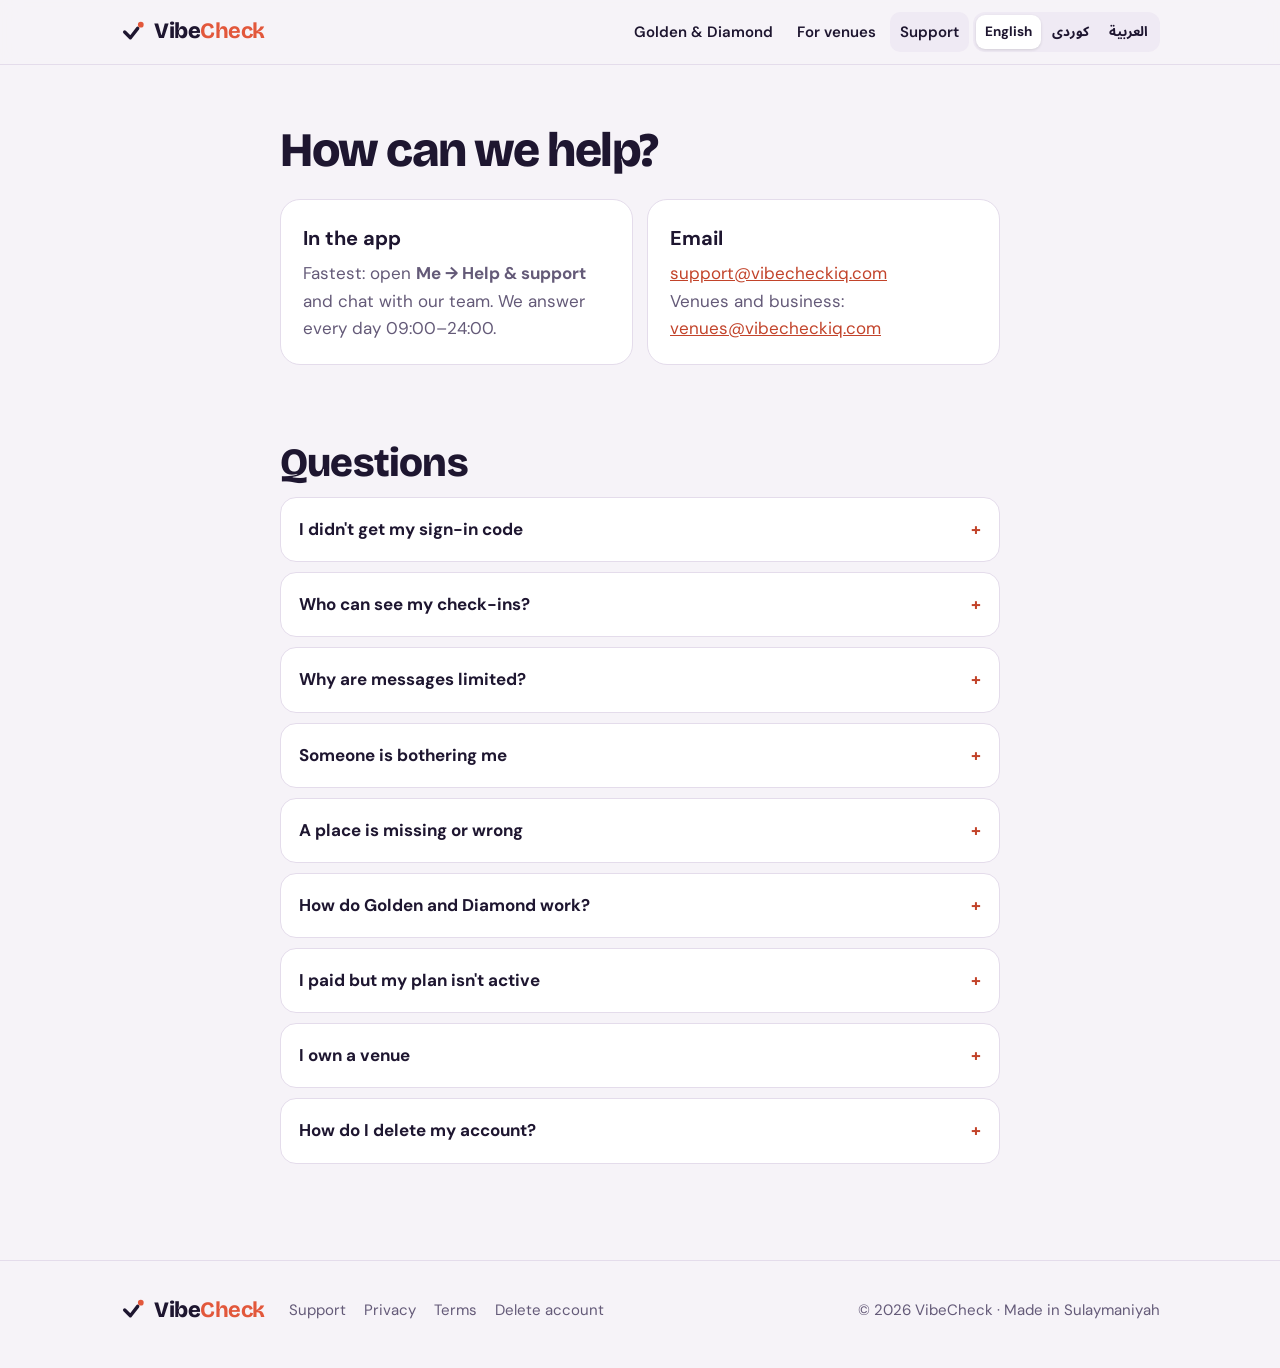
<file: website/support.html>
<!doctype html>
<html lang="en" dir="ltr" data-lang="en">
<head>
<meta charset="utf-8">
<meta name="viewport" content="width=device-width,initial-scale=1,viewport-fit=cover">
<title>Support – VibeCheck</title>
<meta name="title-en" content="Support – VibeCheck">
<meta name="title-ckb" content="یارمەتی – ڤایب چێک">
<meta name="title-ar" content="الدعم – VibeCheck">
<meta name="description" content="Help with VibeCheck: sign-in, check-ins, privacy, plans, venues.">
<link rel="icon" href="assets/favicon.png">
<link rel="apple-touch-icon" href="assets/apple-touch-icon.png">
<link rel="preconnect" href="https://fonts.googleapis.com"><link rel="preconnect" href="https://fonts.gstatic.com" crossorigin>
<link href="https://fonts.googleapis.com/css2?family=Bricolage+Grotesque:opsz,wght@12..96,800&family=DM+Sans:wght@400;600;700;800&family=Noto+Sans+Arabic:wght@400;600;700;800&display=swap" rel="stylesheet">
<link rel="stylesheet" href="assets/style.css">
</head>
<body>
<div id="top"></div>
<main>
<section class="page-head"><div class="wrap narrow">
  <h1 data-l="en">How can we help?</h1><h1 data-l="ckb">چۆن یارمەتیت بدەین؟</h1><h1 data-l="ar">كيف يمكننا مساعدتك؟</h1>
</div></section>

<section style="padding-bottom:20px"><div class="wrap narrow">
  <div class="contact">
    <div class="card">
      <h3 data-l="en">In the app</h3><h3 data-l="ckb">لە ئەپەکەدا</h3><h3 data-l="ar">في التطبيق</h3>
      <p data-l="en">Fastest: open <b>Me → Help &amp; support</b> and chat with our team. We answer every day 09:00–24:00.</p>
      <p data-l="ckb">خێراترین ڕێگە: <b>من ← یارمەتی</b> بکەرەوە و لەگەڵ تیمەکەمان قسە بکە. هەموو ڕۆژێک لە 09:00 تا 24:00 وەڵام دەدەینەوە.</p>
      <p data-l="ar">الأسرع: افتح <b>أنا ← المساعدة والدعم</b> وتحدّث مع فريقنا. نرد يومياً من 09:00 إلى 24:00.</p>
    </div>
    <div class="card">
      <h3 data-l="en">Email</h3><h3 data-l="ckb">ئیمەیڵ</h3><h3 data-l="ar">البريد الإلكتروني</h3>
      <p><a class="ltr" href="mailto:support@vibecheckiq.com">support@vibecheckiq.com</a></p>
      <p data-l="en">Venues and business: <a class="ltr" href="mailto:venues@vibecheckiq.com">venues@vibecheckiq.com</a></p>
      <p data-l="ckb">شوێنەکان و بازرگانی: <a class="ltr" href="mailto:venues@vibecheckiq.com">venues@vibecheckiq.com</a></p>
      <p data-l="ar">الأماكن والأعمال: <a class="ltr" href="mailto:venues@vibecheckiq.com">venues@vibecheckiq.com</a></p>
    </div>
  </div>
</div></section>

<section class="block"><div class="wrap narrow">
  <h2 data-l="en">Questions</h2><h2 data-l="ckb">پرسیارەکان</h2><h2 data-l="ar">الأسئلة</h2>

  <div data-l="en">
    <details><summary>I didn't get my sign-in code</summary><p>The code arrives on WhatsApp from VibeCheck. Check that the number is right (start with 7, without the 0 – for example 770 123 4567) and that WhatsApp works on that phone. Wait one minute, then tap "Send again".</p></details>
    <details><summary>Who can see my check-ins?</summary><p>You choose each time: <b>everyone</b>, <b>friends</b>, or <b>only me</b>. You can change your default in Settings, and edit or delete any check-in later. We never track where you go – we only know the places you check in to.</p></details>
    <details><summary>Why are messages limited?</summary><p>To keep VibeCheck friendly, you can message someone new only while you're both at the same place. Friends can message any time. During the first 3 months after launch there are no other limits.</p></details>
    <details><summary>Someone is bothering me</summary><p>Open their profile and tap <b>Block</b> – they can no longer see you or message you. Tap <b>Report</b> and our team will look at it. Our team only reads messages that are reported to us.</p></details>
    <details><summary>A place is missing or wrong</summary><p>Tap <b>Add a missing place</b> on the home screen while you're there. To fix a wrong name, location or phone number, send us a message from Help &amp; support.</p></details>
    <details><summary>How do Golden and Diamond work?</summary><p>Golden (25,000 IQD) and Diamond (50,000 IQD) are monthly plans. Buy them in the app with the App Store or Google Play, or on our <a href="plans.html">website with FIB</a>. Both use the same account.</p></details>
    <details><summary>I paid but my plan isn't active</summary><p>Close the app and open it again. If it still isn't active, contact us with the date, time and amount of the payment and we'll fix it. For refunds of purchases made in the app, Apple and Google handle the request.</p></details>
    <details><summary>I own a venue</summary><p>In the app, find your place and tap <b>Claim it</b>. We'll ask for your licence and confirm by phone. Once approved, you get the venue tools and Pro free for 30 days.</p></details>
    <details><summary>How do I delete my account?</summary><p>In the app: <b>Me → Settings → Delete account</b>. Or follow the steps on our <a href="delete-account.html">delete account page</a>.</p></details>
  </div>

  <div data-l="ckb">
    <details><summary>کۆدی چوونەژوورەوەم بۆ نەهات</summary><p>کۆدەکە لە واتسئاپ لەلایەن ڤایب چێکەوە دێت. دڵنیابە ژمارەکە ڕاستە (بە 7 دەست پێ بکە، بەبێ 0 – بۆ نموونە 770 123 4567) و واتسئاپ لەسەر ئەو مۆبایلە کار دەکات. یەک خولەک چاوەڕێ بکە، پاشان «دووبارە بینێرە» دابگرە.</p></details>
    <details><summary>کێ چێک‌ئینەکانم دەبینێت؟</summary><p>هەر جارێک خۆت هەڵدەبژێریت: <b>هەمووان</b>، <b>هاوڕێکان</b>، یان <b>تەنها خۆم</b>. دەتوانیت لە ڕێکخستنەکان بنەڕەتەکە بگۆڕیت، و دواتر هەر چێک‌ئینێک دەستکاری بکەیت یان بیسڕیتەوە. هەرگیز شوێنکەوتنی ڕێگاکەت ناکەین – تەنها ئەو شوێنانە دەزانین کە چێک‌ئینی تێدا دەکەیت.</p></details>
    <details><summary>بۆچی نامەکان سنووردارن؟</summary><p>بۆ ئەوەی ڤایب چێک دۆستانە بمێنێتەوە، تەنها کاتێک دەتوانیت نامە بۆ کەسێکی نوێ بنێریت کە هەردووکتان لە هەمان شوێنن. هاوڕێکان هەر کاتێک دەتوانن نامە بنێرن. لە 3 مانگی یەکەمی دوای بڵاوکردنەوە هیچ سنوورێکی تر نییە.</p></details>
    <details><summary>کەسێک بێزارم دەکات</summary><p>پڕۆفایلەکەی بکەرەوە و <b>بلۆک</b> دابگرە – ئیتر ناتوانێت بتبینێت یان نامەت بۆ بنێرێت. <b>ڕاپۆرت</b> دابگرە و تیمەکەمان سەیری دەکات. تیمەکەمان تەنها ئەو نامانە دەخوێنێتەوە کە ڕاپۆرتیان لەسەر دراوە.</p></details>
    <details><summary>شوێنێک نییە یان هەڵەیە</summary><p>کاتێک لەوێیت لە پەڕەی سەرەکی <b>زیادکردنی شوێنێکی نەبوو</b> دابگرە. بۆ ڕاستکردنەوەی ناو، شوێن یان ژمارەی تەلەفۆن، لە «یارمەتی» نامەمان بۆ بنێرە.</p></details>
    <details><summary>گۆڵدن و دایمەند چۆن کار دەکەن؟</summary><p>گۆڵدن (25,000 دینار) و دایمەند (50,000 دینار) پلانی مانگانەن. لە ئەپەکە بە App Store یان Google Play بیانکڕە، یان لە <a href="plans.html">ماڵپەڕەکەمان بە FIB</a>. هەردووکیان هەمان هەژمار بەکاردەهێنن.</p></details>
    <details><summary>پارەم داوە بەڵام پلانەکەم چالاک نییە</summary><p>ئەپەکە دابخە و دووبارە بیکەرەوە. ئەگەر هێشتا چالاک نەبوو، بەروار، کات و بڕی پارەدانەکەمان بۆ بنێرە و چاکی دەکەینەوە. بۆ گەڕاندنەوەی پارەی ئەو کڕینانەی لە ئەپەکەدا کراون، Apple و Google داواکارییەکە بەڕێوە دەبەن.</p></details>
    <details><summary>خاوەنی شوێنێکم</summary><p>لە ئەپەکە شوێنەکەت بدۆزەرەوە و <b>داوای بکە</b> دابگرە. مۆڵەتەکەت داوا دەکەین و بە تەلەفۆن پشتڕاستی دەکەینەوە. دوای پەسەندکردن، ئامرازەکانی شوێن و 30 ڕۆژ Pro بەخۆڕایی وەردەگریت.</p></details>
    <details><summary>چۆن هەژمارەکەم بسڕمەوە؟</summary><p>لە ئەپەکە: <b>من ← ڕێکخستنەکان ← سڕینەوەی هەژمار</b>. یان هەنگاوەکانی <a href="delete-account.html">پەڕەی سڕینەوەی هەژمار</a> بکە.</p></details>
  </div>

  <div data-l="ar">
    <details><summary>لم يصلني رمز الدخول</summary><p>يصل الرمز عبر واتساب من VibeCheck. تأكد أن الرقم صحيح (يبدأ بـ 7 بدون 0 – مثلاً 770 123 4567) وأن واتساب يعمل على ذلك الهاتف. انتظر دقيقة ثم اضغط «إرسال مرة أخرى».</p></details>
    <details><summary>من يرى تسجيلات حضوري؟</summary><p>أنت تختار في كل مرة: <b>الجميع</b>، <b>الأصدقاء</b>، أو <b>أنا فقط</b>. يمكنك تغيير الإعداد الافتراضي من الإعدادات، وتعديل أو حذف أي تسجيل لاحقاً. لا نتتبّع تنقلاتك أبداً – نعرف فقط الأماكن التي تسجّل حضورك فيها.</p></details>
    <details><summary>لماذا الرسائل محدودة؟</summary><p>ليبقى VibeCheck ودوداً، يمكنك مراسلة شخص جديد فقط أثناء وجودكما في المكان نفسه. الأصدقاء يمكنهم المراسلة في أي وقت. خلال أول 3 أشهر بعد الإطلاق لا توجد حدود أخرى.</p></details>
    <details><summary>شخص ما يزعجني</summary><p>افتح ملفه واضغط <b>حظر</b> – لن يتمكن من رؤيتك أو مراسلتك. اضغط <b>إبلاغ</b> وسيراجعه فريقنا. فريقنا يقرأ فقط الرسائل المُبلَّغ عنها.</p></details>
    <details><summary>مكان غير موجود أو خاطئ</summary><p>اضغط <b>إضافة مكان غير موجود</b> في الشاشة الرئيسية أثناء وجودك هناك. لتصحيح اسم أو موقع أو رقم هاتف، راسلنا من «المساعدة والدعم».</p></details>
    <details><summary>كيف يعمل الذهبي والماسي؟</summary><p>الذهبي (25,000 دينار) والماسي (50,000 دينار) خطتان شهريتان. اشترهما داخل التطبيق عبر App Store أو Google Play، أو من <a href="plans.html">موقعنا عبر FIB</a>. كلاهما على الحساب نفسه.</p></details>
    <details><summary>دفعت لكن خطتي غير مفعّلة</summary><p>أغلق التطبيق وافتحه مجدداً. إن بقيت غير مفعّلة، راسلنا بتاريخ ووقت ومبلغ الدفع وسنصلح ذلك. لاسترداد المشتريات داخل التطبيق، تتولى Apple وGoogle الطلب.</p></details>
    <details><summary>أملك مكاناً</summary><p>في التطبيق، ابحث عن مكانك واضغط <b>طالب به</b>. سنطلب رخصتك ونتأكد بالهاتف. بعد القبول تحصل على أدوات المكان وPro مجاناً لمدة 30 يوماً.</p></details>
    <details><summary>كيف أحذف حسابي؟</summary><p>في التطبيق: <b>أنا ← الإعدادات ← حذف الحساب</b>. أو اتبع الخطوات في <a href="delete-account.html">صفحة حذف الحساب</a>.</p></details>
  </div>
</div></section>
</main>
<div id="foot"></div>
<script src="assets/site.js"></script>
</body>
</html>
</file>
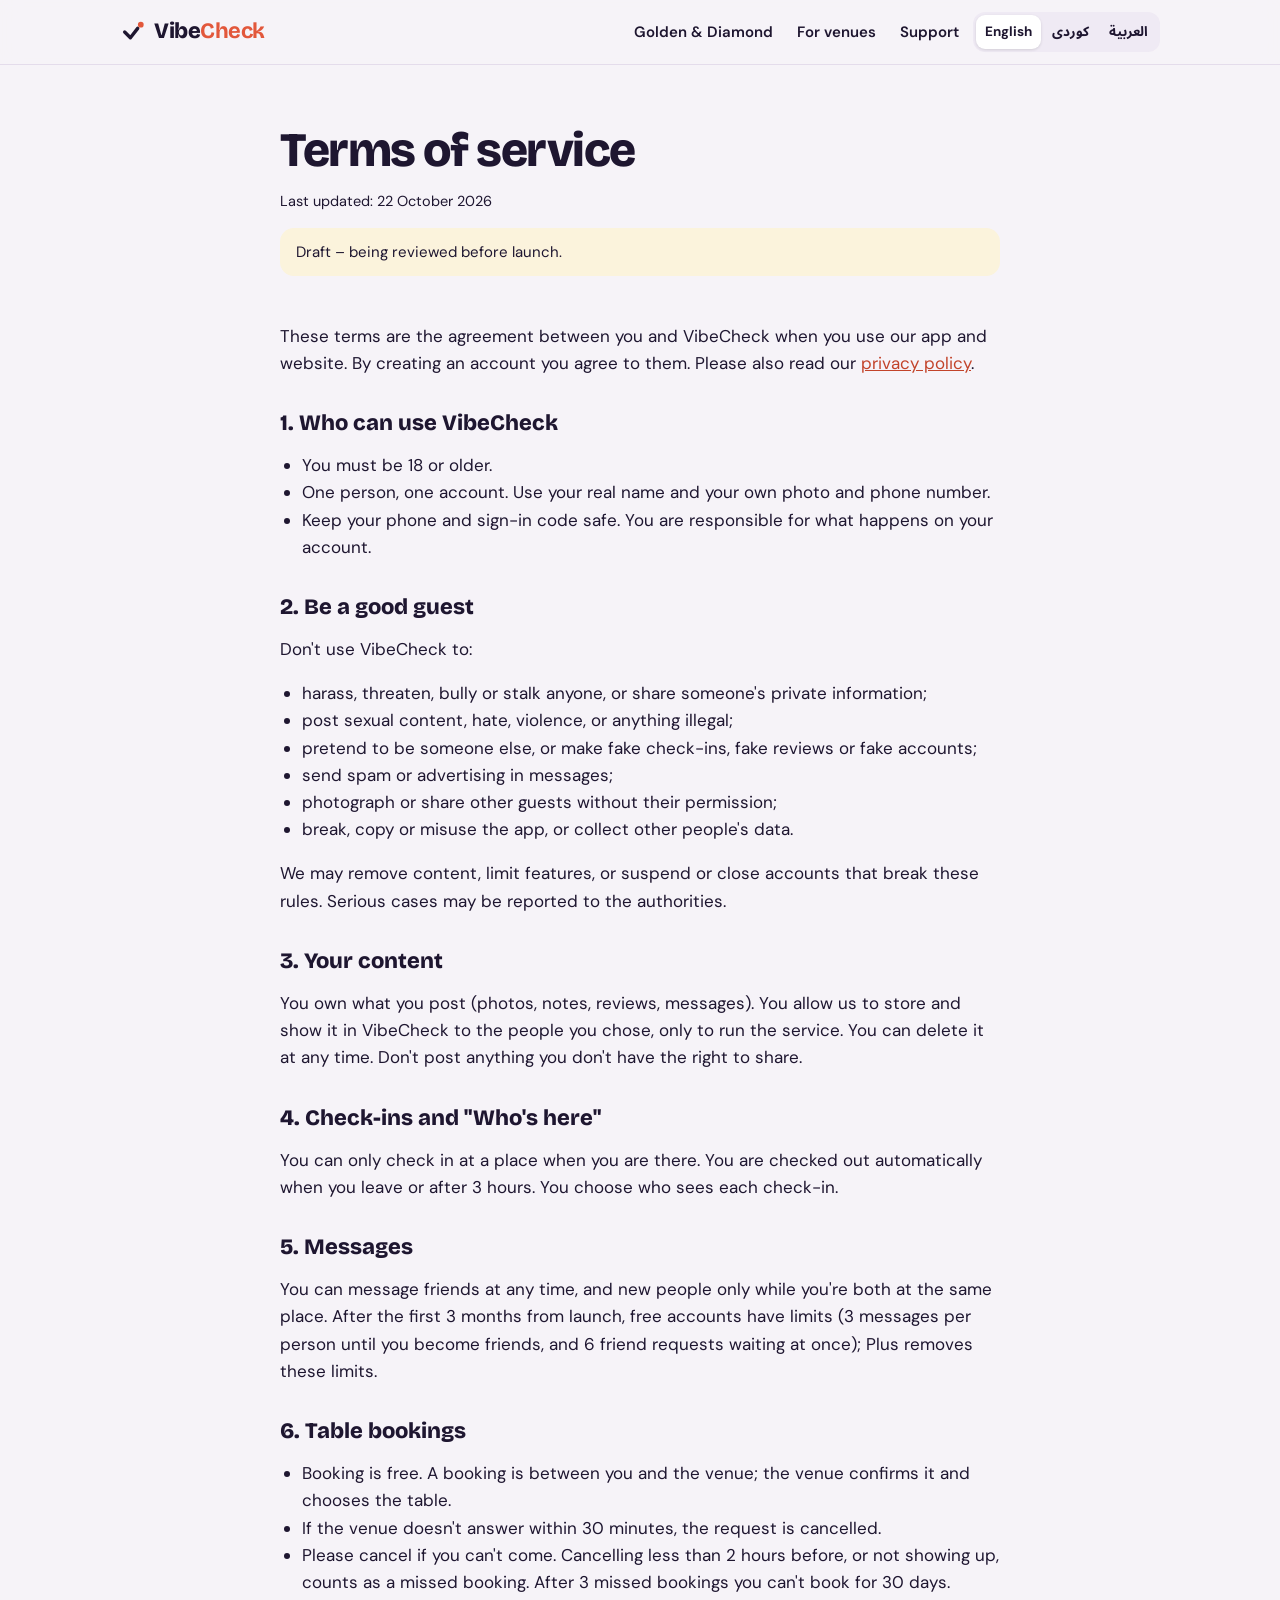
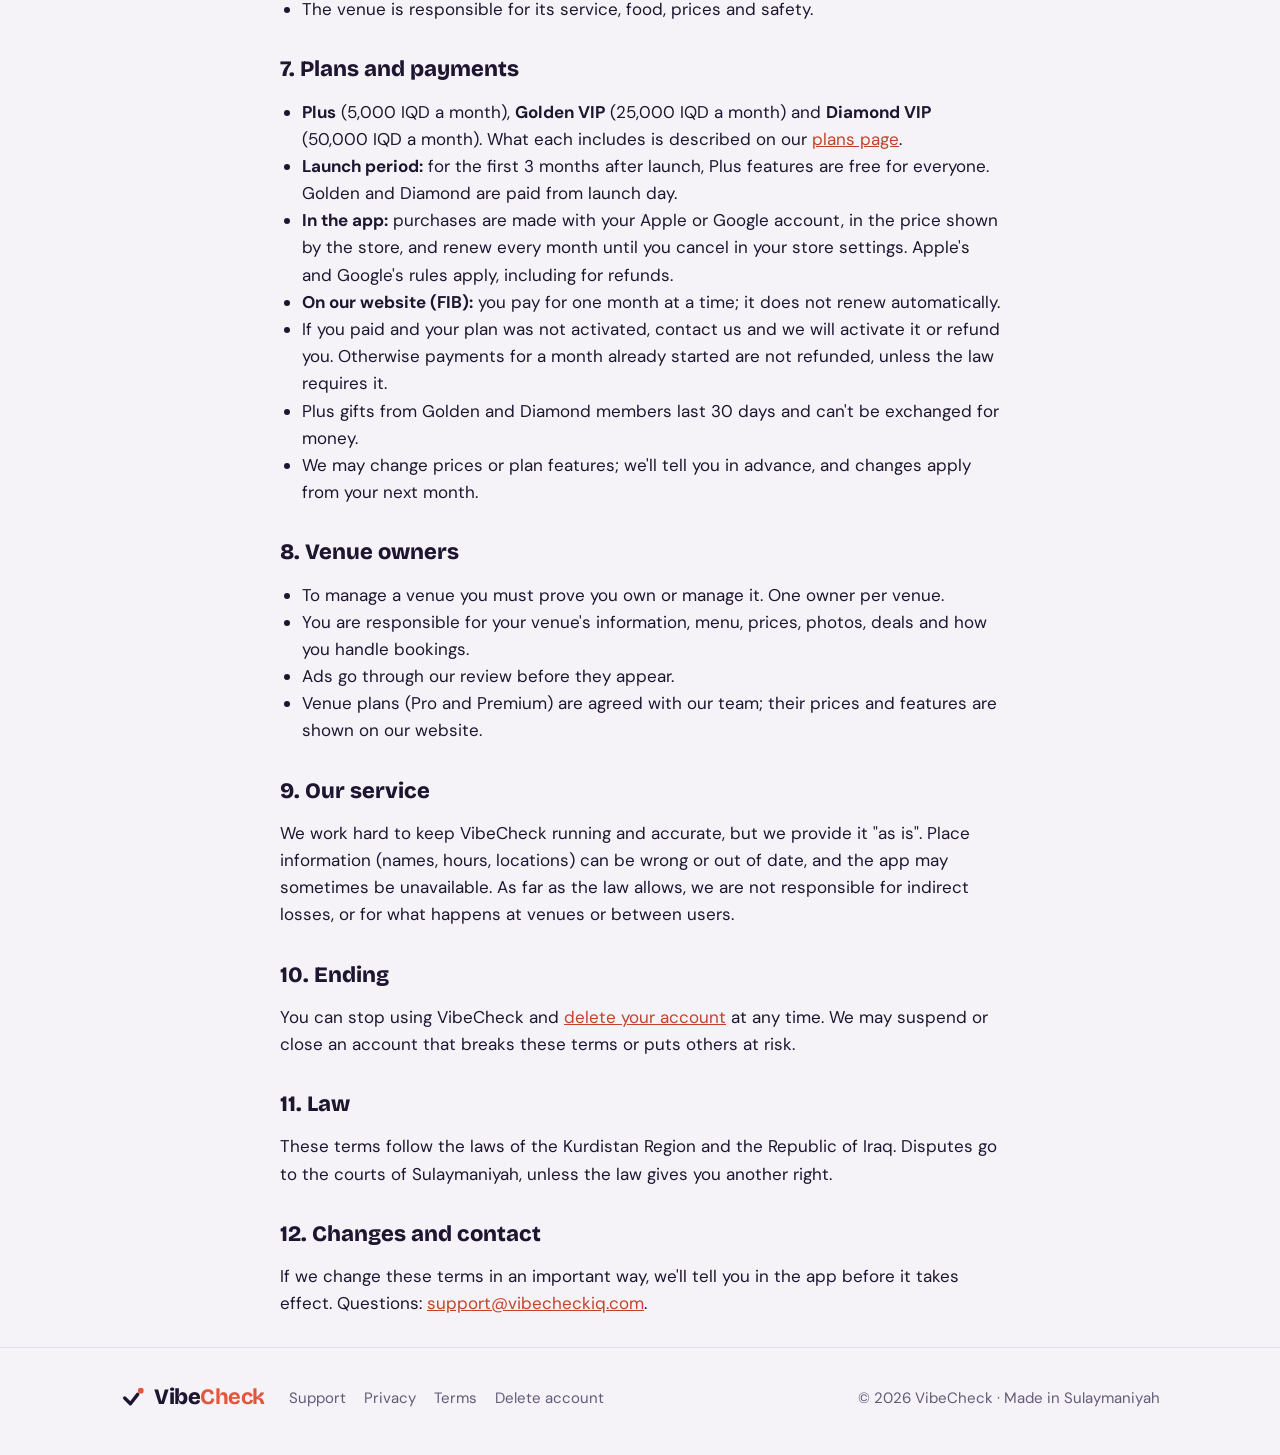
<file: website/terms.html>
<!doctype html>
<html lang="en" dir="ltr" data-lang="en">
<head>
<meta charset="utf-8">
<meta name="viewport" content="width=device-width,initial-scale=1,viewport-fit=cover">
<title>Terms of service – VibeCheck</title>
<meta name="title-en" content="Terms of service – VibeCheck">
<meta name="title-ckb" content="مەرجەکانی بەکارهێنان – ڤایب چێک">
<meta name="title-ar" content="شروط الاستخدام – VibeCheck">
<meta name="description" content="The rules for using VibeCheck.">
<link rel="icon" href="assets/favicon.png">
<link rel="apple-touch-icon" href="assets/apple-touch-icon.png">
<link rel="preconnect" href="https://fonts.googleapis.com"><link rel="preconnect" href="https://fonts.gstatic.com" crossorigin>
<link href="https://fonts.googleapis.com/css2?family=Bricolage+Grotesque:opsz,wght@12..96,800&family=DM+Sans:wght@400;600;700;800&family=Noto+Sans+Arabic:wght@400;600;700;800&display=swap" rel="stylesheet">
<link rel="stylesheet" href="assets/style.css">
</head>
<body>
<div id="top"></div>
<main class="legal">
<section class="page-head"><div class="wrap narrow">
  <h1 data-l="en">Terms of service</h1><h1 data-l="ckb">مەرجەکانی بەکارهێنان</h1><h1 data-l="ar">شروط الاستخدام</h1>
  <p class="note" data-l="en">Last updated: 22 October 2026</p><p class="note" data-l="ckb">دوایین نوێکردنەوە: 22ی ئۆکتۆبەری 2026</p><p class="note" data-l="ar">آخر تحديث: 22 أكتوبر 2026</p>
  <div class="draft" data-l="en">Draft – being reviewed before launch.</div><div class="draft" data-l="ckb">ڕەشنووس – پێش بڵاوکردنەوە پێداچوونەوەی بۆ دەکرێت.</div><div class="draft" data-l="ar">مسودة – قيد المراجعة قبل الإطلاق.</div>
</div></section>
<div class="wrap narrow">

<div data-l="en">
<p>These terms are the agreement between you and VibeCheck when you use our app and website. By creating an account you agree to them. Please also read our <a href="privacy.html">privacy policy</a>.</p>

<h2>1. Who can use VibeCheck</h2>
<ul><li>You must be 18 or older.</li><li>One person, one account. Use your real name and your own photo and phone number.</li><li>Keep your phone and sign-in code safe. You are responsible for what happens on your account.</li></ul>

<h2>2. Be a good guest</h2>
<p>Don't use VibeCheck to:</p>
<ul>
<li>harass, threaten, bully or stalk anyone, or share someone's private information;</li>
<li>post sexual content, hate, violence, or anything illegal;</li>
<li>pretend to be someone else, or make fake check-ins, fake reviews or fake accounts;</li>
<li>send spam or advertising in messages;</li>
<li>photograph or share other guests without their permission;</li>
<li>break, copy or misuse the app, or collect other people's data.</li>
</ul>
<p>We may remove content, limit features, or suspend or close accounts that break these rules. Serious cases may be reported to the authorities.</p>

<h2>3. Your content</h2>
<p>You own what you post (photos, notes, reviews, messages). You allow us to store and show it in VibeCheck to the people you chose, only to run the service. You can delete it at any time. Don't post anything you don't have the right to share.</p>

<h2>4. Check-ins and "Who's here"</h2>
<p>You can only check in at a place when you are there. You are checked out automatically when you leave or after 3 hours. You choose who sees each check-in.</p>

<h2>5. Messages</h2>
<p>You can message friends at any time, and new people only while you're both at the same place. After the first 3 months from launch, free accounts have limits (3 messages per person until you become friends, and 6 friend requests waiting at once); Plus removes these limits.</p>

<h2>6. Table bookings</h2>
<ul>
<li>Booking is free. A booking is between you and the venue; the venue confirms it and chooses the table.</li>
<li>If the venue doesn't answer within 30 minutes, the request is cancelled.</li>
<li>Please cancel if you can't come. Cancelling less than 2 hours before, or not showing up, counts as a missed booking. After 3 missed bookings you can't book for 30 days.</li>
<li>The venue is responsible for its service, food, prices and safety.</li>
</ul>

<h2>7. Plans and payments</h2>
<ul>
<li><b>Plus</b> (5,000 IQD a month), <b>Golden VIP</b> (25,000 IQD a month) and <b>Diamond VIP</b> (50,000 IQD a month). What each includes is described on our <a href="plans.html">plans page</a>.</li>
<li><b>Launch period:</b> for the first 3 months after launch, Plus features are free for everyone. Golden and Diamond are paid from launch day.</li>
<li><b>In the app:</b> purchases are made with your Apple or Google account, in the price shown by the store, and renew every month until you cancel in your store settings. Apple's and Google's rules apply, including for refunds.</li>
<li><b>On our website (FIB):</b> you pay for one month at a time; it does not renew automatically.</li>
<li>If you paid and your plan was not activated, contact us and we will activate it or refund you. Otherwise payments for a month already started are not refunded, unless the law requires it.</li>
<li>Plus gifts from Golden and Diamond members last 30 days and can't be exchanged for money.</li>
<li>We may change prices or plan features; we'll tell you in advance, and changes apply from your next month.</li>
</ul>

<h2>8. Venue owners</h2>
<ul>
<li>To manage a venue you must prove you own or manage it. One owner per venue.</li>
<li>You are responsible for your venue's information, menu, prices, photos, deals and how you handle bookings.</li>
<li>Ads go through our review before they appear.</li>
<li>Venue plans (Pro and Premium) are agreed with our team; their prices and features are shown on our website.</li>
</ul>

<h2>9. Our service</h2>
<p>We work hard to keep VibeCheck running and accurate, but we provide it "as is". Place information (names, hours, locations) can be wrong or out of date, and the app may sometimes be unavailable. As far as the law allows, we are not responsible for indirect losses, or for what happens at venues or between users.</p>

<h2>10. Ending</h2>
<p>You can stop using VibeCheck and <a href="delete-account.html">delete your account</a> at any time. We may suspend or close an account that breaks these terms or puts others at risk.</p>

<h2>11. Law</h2>
<p>These terms follow the laws of the Kurdistan Region and the Republic of Iraq. Disputes go to the courts of Sulaymaniyah, unless the law gives you another right.</p>

<h2>12. Changes and contact</h2>
<p>If we change these terms in an important way, we'll tell you in the app before it takes effect. Questions: <a class="ltr" href="mailto:support@vibecheckiq.com">support@vibecheckiq.com</a>.</p>
</div>

<div data-l="ckb">
<p>ئەم مەرجانە ڕێککەوتنی نێوان تۆ و ڤایب چێکن کاتێک ئەپ و ماڵپەڕەکەمان بەکاردەهێنیت. بە دروستکردنی هەژمار ڕازی دەبیت پێیان. تکایە <a href="privacy.html">سیاسەتی تایبەتمەندی</a>ـش بخوێنەرەوە.</p>

<h2>1. کێ دەتوانێت ڤایب چێک بەکاربهێنێت</h2>
<ul><li>دەبێت 18 ساڵ یان سەرووتر بیت.</li><li>یەک کەس، یەک هەژمار. ناوی ڕاستەقینە و وێنە و ژمارەی مۆبایلی خۆت بەکاربهێنە.</li><li>مۆبایل و کۆدی چوونەژوورەوەکەت بپارێزە. تۆ بەرپرسیاریت لەوەی لە هەژمارەکەتدا ڕوودەدات.</li></ul>

<h2>2. میوانێکی باش بە</h2>
<p>ڤایب چێک بەکارمەهێنە بۆ:</p>
<ul>
<li>بێزارکردن، هەڕەشەکردن، گاڵتەپێکردن یان شوێنکەوتنی کەسێک، یان بڵاوکردنەوەی زانیاریی تایبەتی کەسێک؛</li>
<li>بڵاوکردنەوەی ناوەڕۆکی سێکسی، ڕق، توندوتیژی، یان هەر شتێکی نایاسایی؛</li>
<li>خۆ بە کەسێکی تر نیشاندان، یان چێک‌ئینی ساختە، هەڵسەنگاندنی ساختە یان هەژماری ساختە؛</li>
<li>ناردنی سپام یان ڕیکلام لە نامەکاندا؛</li>
<li>وێنەگرتن یان بڵاوکردنەوەی میوانانی تر بەبێ ڕەزامەندییان؛</li>
<li>تێکدان، کۆپیکردن یان خراپ‌بەکارهێنانی ئەپەکە، یان کۆکردنەوەی زانیاریی خەڵکی تر.</li>
</ul>
<p>دەتوانین ناوەڕۆک لابەرین، تایبەتمەندییەکان سنووردار بکەین، یان ئەو هەژمارانە ڕابگرین یان دابخەین کە ئەم یاسایانە دەشکێنن. کێشە گەورەکان لەوانەیە بە دەسەڵاتداران ڕاپۆرت بکرێن.</p>

<h2>3. ناوەڕۆکەکەت</h2>
<p>ئەوەی بڵاوی دەکەیتەوە (وێنە، تێبینی، هەڵسەنگاندن، نامە) هی خۆتە. ڕێگەمان پێدەدەیت لە ڤایب چێکدا هەڵیبگرین و بە ئەو کەسانەی هەڵتبژاردوون پیشانی بدەین، تەنها بۆ کارپێکردنی خزمەتگوزارییەکە. هەر کاتێک بتەوێت دەتوانیت بیسڕیتەوە. هیچ شتێک بڵاو مەکەرەوە کە مافی بڵاوکردنەوەیت نییە.</p>

<h2>4. چێک‌ئین و «کێ لێرەیە»</h2>
<p>تەنها کاتێک دەتوانیت لە شوێنێک چێک‌ئین بکەیت کە لەوێیت. کاتێک دەڕۆیت یان دوای 3 کاتژمێر خۆکارانە چێک‌ئاوت دەکرێیت. خۆت دیاری دەکەیت کێ هەر چێک‌ئینێک دەبینێت.</p>

<h2>5. نامەکان</h2>
<p>هەر کاتێک دەتوانیت نامە بۆ هاوڕێکانت بنێریت، و بۆ کەسانی نوێ تەنها کاتێک هەردووکتان لە هەمان شوێنن. دوای 3 مانگی یەکەم لە بڵاوکردنەوە، هەژمارە بەخۆڕاییەکان سنووریان هەیە (3 نامە بۆ هەر کەسێک تا دەبنە هاوڕێ، و 6 داواکاریی هاوڕێیەتی لە یەک کاتدا لە چاوەڕوانیدا)؛ Plus ئەم سنوورانە لادەبات.</p>

<h2>6. حجزکردنی مێز</h2>
<ul>
<li>حجزکردن بەخۆڕاییە. حجز لە نێوان تۆ و شوێنەکەدایە؛ شوێنەکە پشتڕاستی دەکاتەوە و مێزەکە هەڵدەبژێرێت.</li>
<li>ئەگەر شوێنەکە لە ماوەی 30 خولەکدا وەڵام نەداتەوە، داواکارییەکە هەڵدەوەشێتەوە.</li>
<li>تکایە ئەگەر ناتوانیت بێیت هەڵیبوەشێنەرەوە. هەڵوەشاندنەوە لە کەمتر لە 2 کاتژمێر پێشتر، یان نەهاتن، وەک حجزی لەدەستچوو هەژمار دەکرێت. دوای 3 حجزی لەدەستچوو، بۆ 30 ڕۆژ ناتوانیت حجز بکەیت.</li>
<li>شوێنەکە بەرپرسیارە لە خزمەتگوزاری، خواردن، نرخ و سەلامەتی.</li>
</ul>

<h2>7. پلان و پارەدان</h2>
<ul>
<li><b>Plus</b> (5,000 دینار لە مانگێکدا)، <b>گۆڵدن VIP</b> (25,000 دینار لە مانگێکدا) و <b>دایمەند VIP</b> (50,000 دینار لە مانگێکدا). ئەوەی هەر یەکێکیان لەخۆ دەگرێت لە <a href="plans.html">پەڕەی پلانەکان</a> ڕوونکراوەتەوە.</li>
<li><b>ماوەی بڵاوکردنەوە:</b> بۆ 3 مانگی یەکەم دوای بڵاوکردنەوە، تایبەتمەندییەکانی Plus بۆ هەمووان بەخۆڕاییە. گۆڵدن و دایمەند لە ڕۆژی بڵاوکردنەوەوە پارەیان هەیە.</li>
<li><b>لە ئەپەکەدا:</b> کڕین بە هەژماری Apple یان Google دەکرێت، بەو نرخەی فرۆشگاکە پیشانی دەدات، و هەموو مانگێک نوێ دەبێتەوە تا لە ڕێکخستنەکانی فرۆشگاکە هەڵیدەوەشێنیتەوە. یاساکانی Apple و Google جێبەجێ دەبن، لەوانە بۆ گەڕاندنەوەی پارە.</li>
<li><b>لە ماڵپەڕەکەمان (FIB):</b> هەر جارێک بۆ یەک مانگ پارە دەدەیت؛ خۆکارانە نوێ نابێتەوە.</li>
<li>ئەگەر پارەت دا و پلانەکەت چالاک نەبوو، پەیوەندیمان پێوە بکە و چالاکی دەکەین یان پارەکەت دەگەڕێنینەوە. جگە لەوە، پارەی مانگێک کە دەستی پێکردووە ناگەڕێندرێتەوە، مەگەر یاسا داوای بکات.</li>
<li>دیاریی Plus لە ئەندامانی گۆڵدن و دایمەندەوە 30 ڕۆژ دەمێنێت و ناگۆڕدرێت بە پارە.</li>
<li>لەوانەیە نرخ یان تایبەتمەندیی پلانەکان بگۆڕین؛ پێشوەختە پێت دەڵێین، و گۆڕانکارییەکان لە مانگی داهاتووتەوە جێبەجێ دەبن.</li>
</ul>

<h2>8. خاوەن شوێنەکان</h2>
<ul>
<li>بۆ بەڕێوەبردنی شوێنێک دەبێت بیسەلمێنیت کە خاوەن یان بەڕێوەبەریتی. یەک خاوەن بۆ هەر شوێنێک.</li>
<li>تۆ بەرپرسیاریت لە زانیاری، مینیو، نرخ، وێنە، داشکاندن و چۆنیەتی مامەڵەکردن لەگەڵ حجزەکانی شوێنەکەت.</li>
<li>ڕیکلامەکان پێش دەرکەوتن بە پێداچوونەوەی ئێمەدا تێدەپەڕن.</li>
<li>پلانەکانی شوێن (Pro و Premium) لەگەڵ تیمەکەمان ڕێکدەخرێن؛ نرخ و تایبەتمەندییەکانیان لە ماڵپەڕەکەمان پیشان دراون.</li>
</ul>

<h2>9. خزمەتگوزارییەکەمان</h2>
<p>زۆر کار دەکەین بۆ ئەوەی ڤایب چێک کار بکات و ورد بێت، بەڵام «وەک خۆی» پێشکەشی دەکەین. زانیاریی شوێنەکان (ناو، کات، شوێن) لەوانەیە هەڵە یان کۆن بن، و ئەپەکە لەوانەیە هەندێک جار بەردەست نەبێت. تا ئەو ئەندازەیەی یاسا ڕێگە دەدات، بەرپرسیار نین لە زیانی ناڕاستەوخۆ، یان لەوەی لە شوێنەکان یان لە نێوان بەکارهێنەراندا ڕوودەدات.</p>

<h2>10. کۆتاییهێنان</h2>
<p>هەر کاتێک بتەوێت دەتوانیت بەکارهێنانی ڤایب چێک ڕابگریت و <a href="delete-account.html">هەژمارەکەت بسڕیتەوە</a>. دەتوانین ئەو هەژمارە ڕابگرین یان دابخەین کە ئەم مەرجانە دەشکێنێت یان خەڵکی تر دەخاتە مەترسییەوە.</p>

<h2>11. یاسا</h2>
<p>ئەم مەرجانە پەیڕەوی یاساکانی هەرێمی کوردستان و کۆماری عێراق دەکەن. ناکۆکییەکان دەچنە دادگاکانی سلێمانی، مەگەر یاسا مافێکی ترت پێبدات.</p>

<h2>12. گۆڕانکاری و پەیوەندی</h2>
<p>ئەگەر ئەم مەرجانە بە شێوەیەکی گرنگ بگۆڕین، پێش جێبەجێبوونی لە ئەپەکەدا پێت دەڵێین. پرسیار: <a class="ltr" href="mailto:support@vibecheckiq.com">support@vibecheckiq.com</a>.</p>
</div>

<div data-l="ar">
<p>هذه الشروط هي الاتفاق بينك وبين VibeCheck عند استخدامك لتطبيقنا وموقعنا. بإنشاء حساب فإنك توافق عليها. يرجى أيضاً قراءة <a href="privacy.html">سياسة الخصوصية</a>.</p>

<h2>1. من يمكنه استخدام VibeCheck</h2>
<ul><li>يجب أن يكون عمرك 18 عاماً أو أكثر.</li><li>شخص واحد، حساب واحد. استخدم اسمك الحقيقي وصورتك ورقم هاتفك.</li><li>احمِ هاتفك ورمز الدخول. أنت مسؤول عما يحدث في حسابك.</li></ul>

<h2>2. كن ضيفاً جيداً</h2>
<p>لا تستخدم VibeCheck من أجل:</p>
<ul>
<li>مضايقة أو تهديد أو تنمّر أو ملاحقة أي شخص، أو نشر معلومات خاصة عن أحد؛</li>
<li>نشر محتوى جنسي أو كراهية أو عنف أو أي شيء غير قانوني؛</li>
<li>انتحال شخصية أحد، أو تسجيلات حضور أو تقييمات أو حسابات مزيفة؛</li>
<li>إرسال رسائل مزعجة أو إعلانات في الرسائل؛</li>
<li>تصوير ضيوف آخرين أو نشر صورهم دون إذنهم؛</li>
<li>تخريب التطبيق أو نسخه أو إساءة استخدامه، أو جمع بيانات الآخرين.</li>
</ul>
<p>قد نزيل المحتوى أو نقيّد الميزات أو نعلّق أو نغلق الحسابات التي تخالف هذه القواعد. قد يُبلَّغ عن الحالات الخطيرة للسلطات.</p>

<h2>3. محتواك</h2>
<p>ما تنشره (صور، ملاحظات، تقييمات، رسائل) ملكك. تسمح لنا بتخزينه وعرضه في VibeCheck للأشخاص الذين اخترتهم، فقط لتشغيل الخدمة. يمكنك حذفه في أي وقت. لا تنشر شيئاً لا تملك حق مشاركته.</p>

<h2>4. تسجيل الحضور و«من هنا»</h2>
<p>يمكنك تسجيل الحضور في مكان فقط عندما تكون هناك. يتم تسجيل خروجك تلقائياً عند المغادرة أو بعد 3 ساعات. أنت تختار من يرى كل تسجيل حضور.</p>

<h2>5. الرسائل</h2>
<p>يمكنك مراسلة الأصدقاء في أي وقت، والأشخاص الجدد فقط أثناء وجودكما في المكان نفسه. بعد أول 3 أشهر من الإطلاق، للحسابات المجانية حدود (3 رسائل لكل شخص حتى تصبحا صديقين، و6 طلبات صداقة معلّقة في آن واحد)؛ Plus يزيل هذه الحدود.</p>

<h2>6. حجز الطاولات</h2>
<ul>
<li>الحجز مجاني. الحجز بينك وبين المكان؛ المكان يؤكده ويختار الطاولة.</li>
<li>إن لم يرد المكان خلال 30 دقيقة، يُلغى الطلب.</li>
<li>يرجى الإلغاء إن لم تستطع الحضور. الإلغاء قبل أقل من ساعتين، أو عدم الحضور، يُحسب حجزاً فائتاً. بعد 3 حجوزات فائتة لا يمكنك الحجز لمدة 30 يوماً.</li>
<li>المكان مسؤول عن خدمته وطعامه وأسعاره وسلامته.</li>
</ul>

<h2>7. الخطط والمدفوعات</h2>
<ul>
<li><b>Plus</b> (5,000 دينار شهرياً)، <b>الذهبي VIP</b> (25,000 دينار شهرياً) و<b>الماسي VIP</b> (50,000 دينار شهرياً). ما تتضمنه كل خطة موضّح في <a href="plans.html">صفحة الخطط</a>.</li>
<li><b>فترة الإطلاق:</b> خلال أول 3 أشهر بعد الإطلاق، ميزات Plus مجانية للجميع. الذهبي والماسي مدفوعان من يوم الإطلاق.</li>
<li><b>داخل التطبيق:</b> تتم المشتريات بحساب Apple أو Google، بالسعر الذي يعرضه المتجر، وتتجدد شهرياً حتى تلغيها من إعدادات المتجر. تنطبق قواعد Apple وGoogle، بما فيها الاسترداد.</li>
<li><b>على موقعنا (FIB):</b> تدفع لشهر واحد في كل مرة؛ لا تتجدد تلقائياً.</li>
<li>إن دفعت ولم تُفعَّل خطتك، تواصل معنا وسنفعّلها أو نعيد لك المبلغ. عدا ذلك، لا تُسترد مدفوعات شهر بدأ بالفعل، إلا إذا تطلّب القانون ذلك.</li>
<li>هدايا Plus من أعضاء الذهبي والماسي تدوم 30 يوماً ولا يمكن استبدالها بالمال.</li>
<li>قد نغيّر الأسعار أو ميزات الخطط؛ سنخبرك مسبقاً، وتسري التغييرات من شهرك التالي.</li>
</ul>

<h2>8. مالكو الأماكن</h2>
<ul>
<li>لإدارة مكان يجب أن تثبت أنك تملكه أو تديره. مالك واحد لكل مكان.</li>
<li>أنت مسؤول عن معلومات مكانك وقائمته وأسعاره وصوره وعروضه وطريقة تعاملك مع الحجوزات.</li>
<li>تمر الإعلانات بمراجعتنا قبل ظهورها.</li>
<li>خطط الأماكن (Pro وPremium) يُتفق عليها مع فريقنا؛ أسعارها وميزاتها معروضة على موقعنا.</li>
</ul>

<h2>9. خدمتنا</h2>
<p>نعمل بجد لإبقاء VibeCheck يعمل بدقة، لكننا نقدّمه «كما هو». قد تكون معلومات الأماكن (الأسماء، الأوقات، المواقع) خاطئة أو قديمة، وقد لا يكون التطبيق متاحاً أحياناً. بالقدر الذي يسمح به القانون، لسنا مسؤولين عن الخسائر غير المباشرة، أو عما يحدث في الأماكن أو بين المستخدمين.</p>

<h2>10. الإنهاء</h2>
<p>يمكنك التوقف عن استخدام VibeCheck و<a href="delete-account.html">حذف حسابك</a> في أي وقت. قد نعلّق أو نغلق حساباً يخالف هذه الشروط أو يعرّض الآخرين للخطر.</p>

<h2>11. القانون</h2>
<p>تخضع هذه الشروط لقوانين إقليم كوردستان وجمهورية العراق. تُحال النزاعات إلى محاكم السليمانية، ما لم يمنحك القانون حقاً آخر.</p>

<h2>12. التغييرات والتواصل</h2>
<p>إن غيّرنا هذه الشروط بشكل مهم، سنخبرك في التطبيق قبل سريانها. للأسئلة: <a class="ltr" href="mailto:support@vibecheckiq.com">support@vibecheckiq.com</a>.</p>
</div>

</div>
</main>
<div id="foot"></div>
<script src="assets/site.js"></script>
</body>
</html>
</file>
<file: leaflet.css>
/* required styles */

.leaflet-pane,
.leaflet-tile,
.leaflet-marker-icon,
.leaflet-marker-shadow,
.leaflet-tile-container,
.leaflet-pane > svg,
.leaflet-pane > canvas,
.leaflet-zoom-box,
.leaflet-image-layer,
.leaflet-layer {
	position: absolute;
	left: 0;
	top: 0;
	}
.leaflet-container {
	overflow: hidden;
	}
.leaflet-tile,
.leaflet-marker-icon,
.leaflet-marker-shadow {
	-webkit-user-select: none;
	   -moz-user-select: none;
	        user-select: none;
	  -webkit-user-drag: none;
	}
/* Prevents IE11 from highlighting tiles in blue */
.leaflet-tile::selection {
	background: transparent;
}
/* Safari renders non-retina tile on retina better with this, but Chrome is worse */
.leaflet-safari .leaflet-tile {
	image-rendering: -webkit-optimize-contrast;
	}
/* hack that prevents hw layers "stretching" when loading new tiles */
.leaflet-safari .leaflet-tile-container {
	width: 1600px;
	height: 1600px;
	-webkit-transform-origin: 0 0;
	}
.leaflet-marker-icon,
.leaflet-marker-shadow {
	display: block;
	}
/* .leaflet-container svg: reset svg max-width decleration shipped in Joomla! (joomla.org) 3.x */
/* .leaflet-container img: map is broken in FF if you have max-width: 100% on tiles */
.leaflet-container .leaflet-overlay-pane svg {
	max-width: none !important;
	max-height: none !important;
	}
.leaflet-container .leaflet-marker-pane img,
.leaflet-container .leaflet-shadow-pane img,
.leaflet-container .leaflet-tile-pane img,
.leaflet-container img.leaflet-image-layer,
.leaflet-container .leaflet-tile {
	max-width: none !important;
	max-height: none !important;
	width: auto;
	padding: 0;
	}

.leaflet-container img.leaflet-tile {
	/* See: https://bugs.chromium.org/p/chromium/issues/detail?id=600120 */
	mix-blend-mode: plus-lighter;
}

.leaflet-container.leaflet-touch-zoom {
	-ms-touch-action: pan-x pan-y;
	touch-action: pan-x pan-y;
	}
.leaflet-container.leaflet-touch-drag {
	-ms-touch-action: pinch-zoom;
	/* Fallback for FF which doesn't support pinch-zoom */
	touch-action: none;
	touch-action: pinch-zoom;
}
.leaflet-container.leaflet-touch-drag.leaflet-touch-zoom {
	-ms-touch-action: none;
	touch-action: none;
}
.leaflet-container {
	-webkit-tap-highlight-color: transparent;
}
.leaflet-container a {
	-webkit-tap-highlight-color: rgba(51, 181, 229, 0.4);
}
.leaflet-tile {
	filter: inherit;
	visibility: hidden;
	}
.leaflet-tile-loaded {
	visibility: inherit;
	}
.leaflet-zoom-box {
	width: 0;
	height: 0;
	-moz-box-sizing: border-box;
	     box-sizing: border-box;
	z-index: 800;
	}
/* workaround for https://bugzilla.mozilla.org/show_bug.cgi?id=888319 */
.leaflet-overlay-pane svg {
	-moz-user-select: none;
	}

.leaflet-pane         { z-index: 400; }

.leaflet-tile-pane    { z-index: 200; }
.leaflet-overlay-pane { z-index: 400; }
.leaflet-shadow-pane  { z-index: 500; }
.leaflet-marker-pane  { z-index: 600; }
.leaflet-tooltip-pane   { z-index: 650; }
.leaflet-popup-pane   { z-index: 700; }

.leaflet-map-pane canvas { z-index: 100; }
.leaflet-map-pane svg    { z-index: 200; }

.leaflet-vml-shape {
	width: 1px;
	height: 1px;
	}
.lvml {
	behavior: url(#default#VML);
	display: inline-block;
	position: absolute;
	}


/* control positioning */

.leaflet-control {
	position: relative;
	z-index: 800;
	pointer-events: visiblePainted; /* IE 9-10 doesn't have auto */
	pointer-events: auto;
	}
.leaflet-top,
.leaflet-bottom {
	position: absolute;
	z-index: 1000;
	pointer-events: none;
	}
.leaflet-top {
	top: 0;
	}
.leaflet-right {
	right: 0;
	}
.leaflet-bottom {
	bottom: 0;
	}
.leaflet-left {
	left: 0;
	}
.leaflet-control {
	float: left;
	clear: both;
	}
.leaflet-right .leaflet-control {
	float: right;
	}
.leaflet-top .leaflet-control {
	margin-top: 10px;
	}
.leaflet-bottom .leaflet-control {
	margin-bottom: 10px;
	}
.leaflet-left .leaflet-control {
	margin-left: 10px;
	}
.leaflet-right .leaflet-control {
	margin-right: 10px;
	}


/* zoom and fade animations */

.leaflet-fade-anim .leaflet-popup {
	opacity: 0;
	-webkit-transition: opacity 0.2s linear;
	   -moz-transition: opacity 0.2s linear;
	        transition: opacity 0.2s linear;
	}
.leaflet-fade-anim .leaflet-map-pane .leaflet-popup {
	opacity: 1;
	}
.leaflet-zoom-animated {
	-webkit-transform-origin: 0 0;
	    -ms-transform-origin: 0 0;
	        transform-origin: 0 0;
	}
svg.leaflet-zoom-animated {
	will-change: transform;
}

.leaflet-zoom-anim .leaflet-zoom-animated {
	-webkit-transition: -webkit-transform 0.25s cubic-bezier(0,0,0.25,1);
	   -moz-transition:    -moz-transform 0.25s cubic-bezier(0,0,0.25,1);
	        transition:         transform 0.25s cubic-bezier(0,0,0.25,1);
	}
.leaflet-zoom-anim .leaflet-tile,
.leaflet-pan-anim .leaflet-tile {
	-webkit-transition: none;
	   -moz-transition: none;
	        transition: none;
	}

.leaflet-zoom-anim .leaflet-zoom-hide {
	visibility: hidden;
	}


/* cursors */

.leaflet-interactive {
	cursor: pointer;
	}
.leaflet-grab {
	cursor: -webkit-grab;
	cursor:    -moz-grab;
	cursor:         grab;
	}
.leaflet-crosshair,
.leaflet-crosshair .leaflet-interactive {
	cursor: crosshair;
	}
.leaflet-popup-pane,
.leaflet-control {
	cursor: auto;
	}
.leaflet-dragging .leaflet-grab,
.leaflet-dragging .leaflet-grab .leaflet-interactive,
.leaflet-dragging .leaflet-marker-draggable {
	cursor: move;
	cursor: -webkit-grabbing;
	cursor:    -moz-grabbing;
	cursor:         grabbing;
	}

/* marker & overlays interactivity */
.leaflet-marker-icon,
.leaflet-marker-shadow,
.leaflet-image-layer,
.leaflet-pane > svg path,
.leaflet-tile-container {
	pointer-events: none;
	}

.leaflet-marker-icon.leaflet-interactive,
.leaflet-image-layer.leaflet-interactive,
.leaflet-pane > svg path.leaflet-interactive,
svg.leaflet-image-layer.leaflet-interactive path {
	pointer-events: visiblePainted; /* IE 9-10 doesn't have auto */
	pointer-events: auto;
	}

/* visual tweaks */

.leaflet-container {
	background: #ddd;
	outline-offset: 1px;
	}
.leaflet-container a {
	color: #0078A8;
	}
.leaflet-zoom-box {
	border: 2px dotted #38f;
	background: rgba(255,255,255,0.5);
	}


/* general typography */
.leaflet-container {
	font-family: "Helvetica Neue", Arial, Helvetica, sans-serif;
	font-size: 12px;
	font-size: 0.75rem;
	line-height: 1.5;
	}


/* general toolbar styles */

.leaflet-bar {
	box-shadow: 0 1px 5px rgba(0,0,0,0.65);
	border-radius: 4px;
	}
.leaflet-bar a {
	background-color: #fff;
	border-bottom: 1px solid #ccc;
	width: 26px;
	height: 26px;
	line-height: 26px;
	display: block;
	text-align: center;
	text-decoration: none;
	color: black;
	}
.leaflet-bar a,
.leaflet-control-layers-toggle {
	background-position: 50% 50%;
	background-repeat: no-repeat;
	display: block;
	}
.leaflet-bar a:hover,
.leaflet-bar a:focus {
	background-color: #f4f4f4;
	}
.leaflet-bar a:first-child {
	border-top-left-radius: 4px;
	border-top-right-radius: 4px;
	}
.leaflet-bar a:last-child {
	border-bottom-left-radius: 4px;
	border-bottom-right-radius: 4px;
	border-bottom: none;
	}
.leaflet-bar a.leaflet-disabled {
	cursor: default;
	background-color: #f4f4f4;
	color: #bbb;
	}

.leaflet-touch .leaflet-bar a {
	width: 30px;
	height: 30px;
	line-height: 30px;
	}
.leaflet-touch .leaflet-bar a:first-child {
	border-top-left-radius: 2px;
	border-top-right-radius: 2px;
	}
.leaflet-touch .leaflet-bar a:last-child {
	border-bottom-left-radius: 2px;
	border-bottom-right-radius: 2px;
	}

/* zoom control */

.leaflet-control-zoom-in,
.leaflet-control-zoom-out {
	font: bold 18px 'Lucida Console', Monaco, monospace;
	text-indent: 1px;
	}

.leaflet-touch .leaflet-control-zoom-in, .leaflet-touch .leaflet-control-zoom-out  {
	font-size: 22px;
	}


/* layers control */

.leaflet-control-layers {
	box-shadow: 0 1px 5px rgba(0,0,0,0.4);
	background: #fff;
	border-radius: 5px;
	}
.leaflet-control-layers-toggle {
	background-image: url(images/layers.png);
	width: 36px;
	height: 36px;
	}
.leaflet-retina .leaflet-control-layers-toggle {
	background-image: url(images/layers-2x.png);
	background-size: 26px 26px;
	}
.leaflet-touch .leaflet-control-layers-toggle {
	width: 44px;
	height: 44px;
	}
.leaflet-control-layers .leaflet-control-layers-list,
.leaflet-control-layers-expanded .leaflet-control-layers-toggle {
	display: none;
	}
.leaflet-control-layers-expanded .leaflet-control-layers-list {
	display: block;
	position: relative;
	}
.leaflet-control-layers-expanded {
	padding: 6px 10px 6px 6px;
	color: #333;
	background: #fff;
	}
.leaflet-control-layers-scrollbar {
	overflow-y: scroll;
	overflow-x: hidden;
	padding-right: 5px;
	}
.leaflet-control-layers-selector {
	margin-top: 2px;
	position: relative;
	top: 1px;
	}
.leaflet-control-layers label {
	display: block;
	font-size: 13px;
	font-size: 1.08333em;
	}
.leaflet-control-layers-separator {
	height: 0;
	border-top: 1px solid #ddd;
	margin: 5px -10px 5px -6px;
	}

/* Default icon URLs */
.leaflet-default-icon-path { /* used only in path-guessing heuristic, see L.Icon.Default */
	background-image: url(images/marker-icon.png);
	}


/* attribution and scale controls */

.leaflet-container .leaflet-control-attribution {
	background: #fff;
	background: rgba(255, 255, 255, 0.8);
	margin: 0;
	}
.leaflet-control-attribution,
.leaflet-control-scale-line {
	padding: 0 5px;
	color: #333;
	line-height: 1.4;
	}
.leaflet-control-attribution a {
	text-decoration: none;
	}
.leaflet-control-attribution a:hover,
.leaflet-control-attribution a:focus {
	text-decoration: underline;
	}
.leaflet-attribution-flag {
	display: inline !important;
	vertical-align: baseline !important;
	width: 1em;
	height: 0.6669em;
	}
.leaflet-left .leaflet-control-scale {
	margin-left: 5px;
	}
.leaflet-bottom .leaflet-control-scale {
	margin-bottom: 5px;
	}
.leaflet-control-scale-line {
	border: 2px solid #777;
	border-top: none;
	line-height: 1.1;
	padding: 2px 5px 1px;
	white-space: nowrap;
	-moz-box-sizing: border-box;
	     box-sizing: border-box;
	background: rgba(255, 255, 255, 0.8);
	text-shadow: 1px 1px #fff;
	}
.leaflet-control-scale-line:not(:first-child) {
	border-top: 2px solid #777;
	border-bottom: none;
	margin-top: -2px;
	}
.leaflet-control-scale-line:not(:first-child):not(:last-child) {
	border-bottom: 2px solid #777;
	}

.leaflet-touch .leaflet-control-attribution,
.leaflet-touch .leaflet-control-layers,
.leaflet-touch .leaflet-bar {
	box-shadow: none;
	}
.leaflet-touch .leaflet-control-layers,
.leaflet-touch .leaflet-bar {
	border: 2px solid rgba(0,0,0,0.2);
	background-clip: padding-box;
	}


/* popup */

.leaflet-popup {
	position: absolute;
	text-align: center;
	margin-bottom: 20px;
	}
.leaflet-popup-content-wrapper {
	padding: 1px;
	text-align: left;
	border-radius: 12px;
	}
.leaflet-popup-content {
	margin: 13px 24px 13px 20px;
	line-height: 1.3;
	font-size: 13px;
	font-size: 1.08333em;
	min-height: 1px;
	}
.leaflet-popup-content p {
	margin: 17px 0;
	margin: 1.3em 0;
	}
.leaflet-popup-tip-container {
	width: 40px;
	height: 20px;
	position: absolute;
	left: 50%;
	margin-top: -1px;
	margin-left: -20px;
	overflow: hidden;
	pointer-events: none;
	}
.leaflet-popup-tip {
	width: 17px;
	height: 17px;
	padding: 1px;

	margin: -10px auto 0;
	pointer-events: auto;

	-webkit-transform: rotate(45deg);
	   -moz-transform: rotate(45deg);
	    -ms-transform: rotate(45deg);
	        transform: rotate(45deg);
	}
.leaflet-popup-content-wrapper,
.leaflet-popup-tip {
	background: white;
	color: #333;
	box-shadow: 0 3px 14px rgba(0,0,0,0.4);
	}
.leaflet-container a.leaflet-popup-close-button {
	position: absolute;
	top: 0;
	right: 0;
	border: none;
	text-align: center;
	width: 24px;
	height: 24px;
	font: 16px/24px Tahoma, Verdana, sans-serif;
	color: #757575;
	text-decoration: none;
	background: transparent;
	}
.leaflet-container a.leaflet-popup-close-button:hover,
.leaflet-container a.leaflet-popup-close-button:focus {
	color: #585858;
	}
.leaflet-popup-scrolled {
	overflow: auto;
	}

.leaflet-oldie .leaflet-popup-content-wrapper {
	-ms-zoom: 1;
	}
.leaflet-oldie .leaflet-popup-tip {
	width: 24px;
	margin: 0 auto;

	-ms-filter: "progid:DXImageTransform.Microsoft.Matrix(M11=0.70710678, M12=0.70710678, M21=-0.70710678, M22=0.70710678)";
	filter: progid:DXImageTransform.Microsoft.Matrix(M11=0.70710678, M12=0.70710678, M21=-0.70710678, M22=0.70710678);
	}

.leaflet-oldie .leaflet-control-zoom,
.leaflet-oldie .leaflet-control-layers,
.leaflet-oldie .leaflet-popup-content-wrapper,
.leaflet-oldie .leaflet-popup-tip {
	border: 1px solid #999;
	}


/* div icon */

.leaflet-div-icon {
	background: #fff;
	border: 1px solid #666;
	}


/* Tooltip */
/* Base styles for the element that has a tooltip */
.leaflet-tooltip {
	position: absolute;
	padding: 6px;
	background-color: #fff;
	border: 1px solid #fff;
	border-radius: 3px;
	color: #222;
	white-space: nowrap;
	-webkit-user-select: none;
	-moz-user-select: none;
	-ms-user-select: none;
	user-select: none;
	pointer-events: none;
	box-shadow: 0 1px 3px rgba(0,0,0,0.4);
	}
.leaflet-tooltip.leaflet-interactive {
	cursor: pointer;
	pointer-events: auto;
	}
.leaflet-tooltip-top:before,
.leaflet-tooltip-bottom:before,
.leaflet-tooltip-left:before,
.leaflet-tooltip-right:before {
	position: absolute;
	pointer-events: none;
	border: 6px solid transparent;
	background: transparent;
	content: "";
	}

/* Directions */

.leaflet-tooltip-bottom {
	margin-top: 6px;
}
.leaflet-tooltip-top {
	margin-top: -6px;
}
.leaflet-tooltip-bottom:before,
.leaflet-tooltip-top:before {
	left: 50%;
	margin-left: -6px;
	}
.leaflet-tooltip-top:before {
	bottom: 0;
	margin-bottom: -12px;
	border-top-color: #fff;
	}
.leaflet-tooltip-bottom:before {
	top: 0;
	margin-top: -12px;
	margin-left: -6px;
	border-bottom-color: #fff;
	}
.leaflet-tooltip-left {
	margin-left: -6px;
}
.leaflet-tooltip-right {
	margin-left: 6px;
}
.leaflet-tooltip-left:before,
.leaflet-tooltip-right:before {
	top: 50%;
	margin-top: -6px;
	}
.leaflet-tooltip-left:before {
	right: 0;
	margin-right: -12px;
	border-left-color: #fff;
	}
.leaflet-tooltip-right:before {
	left: 0;
	margin-left: -12px;
	border-right-color: #fff;
	}

/* Printing */

@media print {
	/* Prevent printers from removing background-images of controls. */
	.leaflet-control {
		-webkit-print-color-adjust: exact;
		print-color-adjust: exact;
		}
	}
</file>
<file: website/assets/style.css>
/* VibeCheck website – brand: coral #E2573B, ink #1E1630 */
:root {
  --coral: #E2573B; --coral-ink: #C2432A; --ink: #1E1630; --bg: #F6F3F8; --card: #FFFFFF; --line: #E4DCEB;
  --muted: #645A78; --soft: #EFEAF4; --gold: #C9971C; --gold-bg: #FBF3DC; --dia: #3E7BD6; --dia-bg: #E7F0FD; --ok: #1F8A5B;
  --radius: 20px; --shadow: 0 10px 30px rgba(30, 22, 48, .08);
}
@media (prefers-color-scheme: dark) {
  :root:not([data-theme="light"]) {
    --ink: #F2ECFA; --bg: #130E1E; --card: #1D1630; --line: #33294A; --muted: #A99DC0; --soft: #251C3A;
    --coral: #FF7A5C; --coral-ink: #FF9A80; --gold-bg: #3A2F12; --dia-bg: #14284A; --shadow: 0 10px 30px rgba(0, 0, 0, .35);
  }
}
* { box-sizing: border-box; }
html { -webkit-text-size-adjust: 100%; }
html, body { overflow-x: hidden; }
body {
  margin: 0; background: var(--bg); color: var(--ink); font-size: 17px; line-height: 1.6;
  font-family: "DM Sans", "Noto Sans Arabic", system-ui, -apple-system, sans-serif;
}
html[dir="rtl"] body { font-family: "Noto Sans Arabic", "DM Sans", system-ui, sans-serif; }
a { color: var(--coral-ink); }
img { max-width: 100%; }
.wrap { max-width: 1080px; margin: 0 auto; padding: 0 20px; }
.narrow { max-width: 760px; }

/* Language blocks: only the chosen language shows */
[data-l] { display: none !important; }
html[data-lang="en"] [data-l~="en"], html[data-lang="ckb"] [data-l~="ckb"], html[data-lang="ar"] [data-l~="ar"] { display: revert !important; }
html[data-lang="en"] [data-l~="en"].flexy, html[data-lang="ckb"] [data-l~="ckb"].flexy, html[data-lang="ar"] [data-l~="ar"].flexy { display: flex !important; }

/* Header */
.top { position: sticky; top: 0; z-index: 20; background: color-mix(in srgb, var(--bg) 88%, transparent); backdrop-filter: blur(10px); border-bottom: 1px solid var(--line); }
.top .wrap { display: flex; align-items: center; gap: 14px; min-height: 64px; }
.brand { display: flex; align-items: center; gap: 8px; text-decoration: none; color: var(--ink); direction: ltr; }
.brand svg { flex: none; }
.brand span { font-family: "Bricolage Grotesque", "DM Sans", sans-serif; font-weight: 800; font-size: 22px; letter-spacing: -.02em; }
.brand b { color: var(--coral); }
.nav { display: flex; gap: 4px; margin-inline-start: auto; align-items: center; }
.nav a { color: var(--ink); text-decoration: none; font-weight: 600; font-size: 15px; padding: 8px 10px; border-radius: 10px; }
.nav a:hover, .nav a[aria-current="page"] { background: var(--soft); }
.langs { display: flex; gap: 2px; background: var(--soft); border-radius: 12px; padding: 3px; }
.langs button { font: inherit; font-size: 13.5px; font-weight: 700; border: 0; background: transparent; color: var(--ink); padding: 6px 9px; border-radius: 9px; cursor: pointer; }
.langs button[aria-pressed="true"] { background: var(--card); box-shadow: 0 1px 3px rgba(0,0,0,.12); }
.menu-btn { display: none; margin-inline-start: auto; font: inherit; border: 1px solid var(--line); background: var(--card); color: var(--ink); border-radius: 12px; padding: 8px 12px; font-weight: 700; cursor: pointer; }
@media (max-width: 760px) {
  .menu-btn { display: block; }
  .nav { display: none; position: absolute; inset-inline: 0; top: 64px; background: var(--bg); border-bottom: 1px solid var(--line); flex-direction: column; align-items: stretch; padding: 10px 20px 16px; margin: 0; }
  .nav.open { display: flex; }
  .nav a { padding: 12px 10px; font-size: 16px; }
  .langs { align-self: flex-start; margin-top: 8px; }
}

/* Buttons */
.btn { display: inline-flex; align-items: center; justify-content: center; gap: 8px; font: inherit; font-weight: 800; font-size: 16px; padding: 14px 22px; border-radius: 16px; border: 0; cursor: pointer; text-decoration: none; min-height: 52px; }
.btn.primary { background: var(--coral); color: #fff; }
.btn.primary:hover { filter: brightness(1.05); }
.btn.ghost { background: var(--card); color: var(--ink); border: 1px solid var(--line); }
.btn[disabled], .btn.disabled { opacity: .55; cursor: default; pointer-events: none; }

/* Hero */
.hero { padding: 56px 0 40px; }
.hero .wrap { display: grid; grid-template-columns: 1.1fr .9fr; gap: 40px; align-items: center; }
.eyebrow { display: inline-block; font-weight: 700; font-size: 14px; color: var(--coral-ink); background: color-mix(in srgb, var(--coral) 12%, transparent); padding: 6px 12px; border-radius: 999px; }
h1 { font-family: "Bricolage Grotesque", "DM Sans", "Noto Sans Arabic", sans-serif; font-weight: 800; font-size: clamp(36px, 6vw, 60px); line-height: 1.05; letter-spacing: -.03em; margin: 16px 0 14px; }
html[dir="rtl"] h1, html[dir="rtl"] h2 { font-family: "Noto Sans Arabic", sans-serif; letter-spacing: 0; line-height: 1.3; }
.lead { font-size: 19px; color: var(--muted); max-width: 34em; margin: 0 0 24px; }
.stores { display: flex; flex-wrap: wrap; gap: 10px; align-items: center; }
.store { display: inline-flex; align-items: center; gap: 10px; background: var(--ink); color: var(--bg); border-radius: 14px; padding: 10px 16px; min-height: 52px; text-decoration: none; }
.store small { display: block; font-size: 11px; opacity: .75; line-height: 1.1; }
.store b { display: block; font-size: 16px; line-height: 1.2; }
.soon { font-size: 14px; color: var(--muted); }
@media (max-width: 860px) { .hero .wrap { grid-template-columns: 1fr; } .hero { padding-top: 32px; } }

/* Phone mock */
.phone { width: min(330px, 100%); margin: 0 auto; background: var(--card); border: 10px solid var(--ink); border-radius: 42px; box-shadow: var(--shadow); padding: 18px 14px 20px; position: relative; }
.phone::before { content: ""; position: absolute; top: 8px; left: 50%; transform: translateX(-50%); width: 80px; height: 6px; border-radius: 6px; background: var(--line); }
.p-venue { display: flex; gap: 12px; align-items: center; padding: 14px 4px 12px; border-bottom: 1px solid var(--line); }
.p-logo { width: 46px; height: 46px; border-radius: 13px; background: linear-gradient(135deg, #E2573B, #a23620); color: #fff; font-weight: 800; display: grid; place-items: center; flex: none; }
.p-venue b { display: block; font-size: 16px; }
.p-venue small { color: var(--muted); font-size: 13px; }
.p-title { font-weight: 800; font-size: 14px; margin: 12px 4px 6px; }
.p-person { display: flex; align-items: center; gap: 10px; padding: 7px 4px; font-size: 14.5px; }
.av { width: 36px; height: 36px; border-radius: 50%; display: grid; place-items: center; font-weight: 800; font-size: 13px; color: #fff; flex: none; }
.av.dia { box-shadow: 0 0 0 3px var(--card), 0 0 0 5px var(--dia); }
.av.gold { box-shadow: 0 0 0 3px var(--card), 0 0 0 5px var(--gold); }
.tag { font-size: 11.5px; font-weight: 800; padding: 2px 8px; border-radius: 999px; margin-inline-start: auto; }
.tag.dia { background: var(--dia-bg); color: var(--dia); }
.tag.gold { background: var(--gold-bg); color: var(--gold); }
.p-btn { margin-top: 12px; background: var(--coral); color: #fff; font-weight: 800; text-align: center; border-radius: 14px; padding: 12px; font-size: 15px; }

/* Sections */
section.block { padding: 56px 0; }
section.alt { background: var(--card); border-block: 1px solid var(--line); }
h2 { font-family: "Bricolage Grotesque", "DM Sans", sans-serif; font-weight: 800; font-size: clamp(28px, 4vw, 40px); letter-spacing: -.02em; line-height: 1.1; margin: 0 0 12px; }
h3 { font-size: 20px; margin: 0 0 6px; }
.sub { color: var(--muted); font-size: 18px; margin: 0 0 28px; max-width: 40em; }
.cards { display: grid; grid-template-columns: repeat(3, minmax(0, 1fr)); gap: 16px; }
@media (max-width: 860px) { .cards { grid-template-columns: 1fr; } }
.card { background: var(--card); border: 1px solid var(--line); border-radius: var(--radius); padding: 22px; }
section.alt .card { background: var(--bg); }
.card p { color: var(--muted); margin: 0; }
.ico { width: 46px; height: 46px; border-radius: 14px; display: grid; place-items: center; background: color-mix(in srgb, var(--coral) 14%, transparent); color: var(--coral-ink); margin-bottom: 14px; }

/* Plans */
.plans { display: grid; grid-template-columns: repeat(3, minmax(0, 1fr)); gap: 16px; align-items: stretch; }
@media (max-width: 860px) { .plans { grid-template-columns: 1fr; } }
.plan { background: var(--card); border: 1px solid var(--line); border-radius: 24px; padding: 24px; display: flex; flex-direction: column; gap: 14px; position: relative; }
.plan.gold { border: 2px solid var(--gold); }
.plan.dia { border: 2px solid var(--dia); }
.plan .badge { align-self: flex-start; font-size: 13px; font-weight: 800; padding: 4px 12px; border-radius: 999px; }
.plan.gold .badge { background: var(--gold-bg); color: var(--gold); }
.plan.dia .badge { background: var(--dia-bg); color: var(--dia); }
.plan.plus .badge { background: var(--soft); color: var(--ink); }
.price { font-size: 34px; font-weight: 800; line-height: 1; direction: ltr; unicode-bidi: isolate; }
.price small { font-size: 15px; color: var(--muted); font-weight: 600; }
.plan ul { list-style: none; padding: 0; margin: 0; display: grid; gap: 8px; }
.plan li { display: flex; gap: 10px; align-items: flex-start; }
.plan li::before { content: "✓"; color: var(--ok); font-weight: 800; flex: none; }
.plan .btn { margin-top: auto; }
.note { font-size: 14.5px; color: var(--muted); }

/* FAQ, legal */
.page-head { padding: 44px 0 10px; }
.page-head h1 { font-size: clamp(32px, 5vw, 48px); }
details { background: var(--card); border: 1px solid var(--line); border-radius: 16px; padding: 4px 18px; margin-bottom: 10px; }
summary { cursor: pointer; font-weight: 700; padding: 14px 0; list-style: none; }
summary::-webkit-details-marker { display: none; }
summary::after { content: "+"; float: inline-end; font-weight: 800; color: var(--coral-ink); }
details[open] summary::after { content: "–"; }
details p, details ol, details ul { color: var(--muted); margin-top: 0; }
.legal h2 { font-size: 22px; margin: 34px 0 8px; letter-spacing: 0; }
.legal p, .legal li { color: var(--ink); }
.legal ul { padding-inline-start: 22px; }
.draft { background: var(--gold-bg); color: var(--ink); border-radius: 14px; padding: 12px 16px; font-size: 15px; margin: 10px 0 20px; }
.contact { display: grid; grid-template-columns: repeat(2, minmax(0, 1fr)); gap: 14px; }
@media (max-width: 700px) { .contact { grid-template-columns: 1fr; } }
.steps { counter-reset: s; list-style: none; padding: 0; display: grid; gap: 12px; }
.steps li { counter-increment: s; display: flex; gap: 14px; align-items: flex-start; background: var(--card); border: 1px solid var(--line); border-radius: 16px; padding: 16px; }
.steps li::before { content: counter(s); width: 32px; height: 32px; flex: none; border-radius: 50%; background: var(--coral); color: #fff; font-weight: 800; display: grid; place-items: center; }

/* Footer */
footer { border-top: 1px solid var(--line); padding: 32px 0 40px; margin-top: 30px; color: var(--muted); font-size: 15px; }
footer .wrap { display: flex; flex-wrap: wrap; gap: 14px 24px; align-items: center; }
footer nav { display: flex; flex-wrap: wrap; gap: 6px 18px; }
footer a { color: var(--muted); text-decoration: none; }
footer a:hover { color: var(--ink); text-decoration: underline; }
.ltr { direction: ltr; unicode-bidi: isolate; }
</file>
